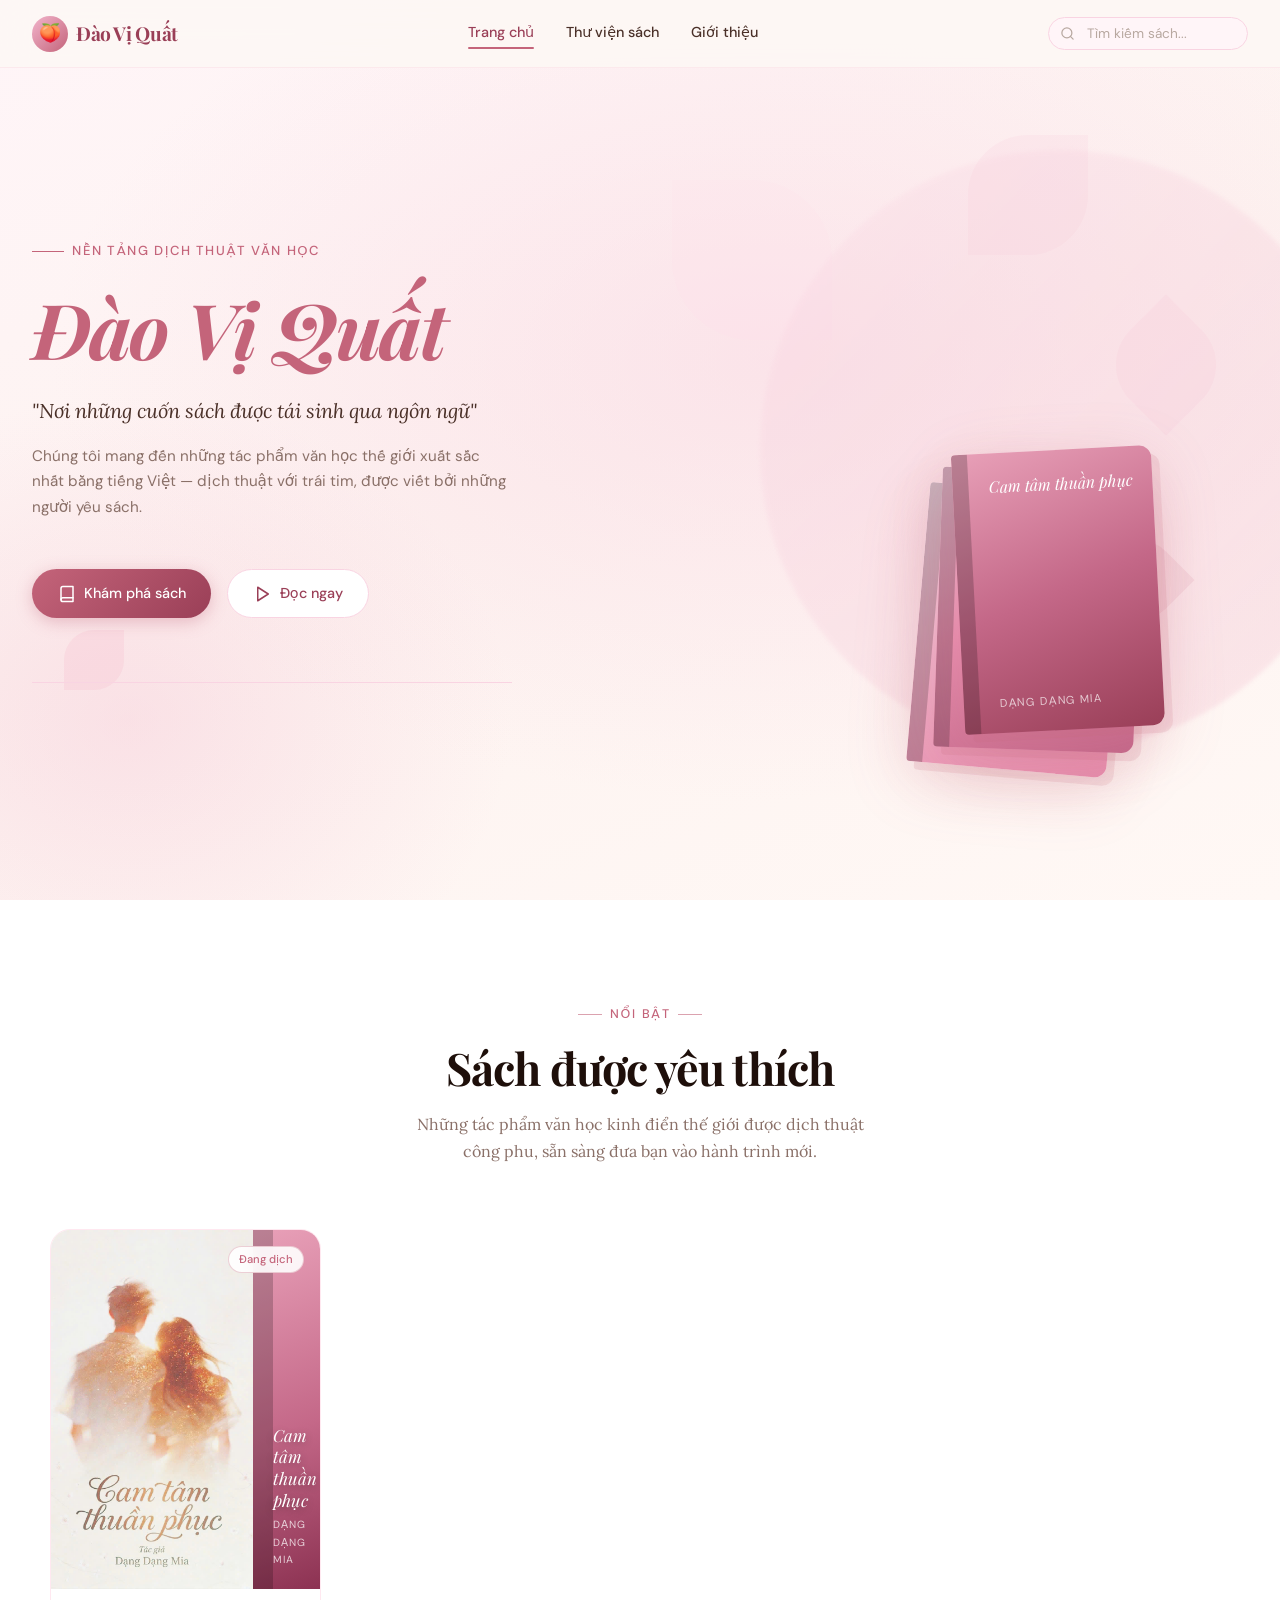
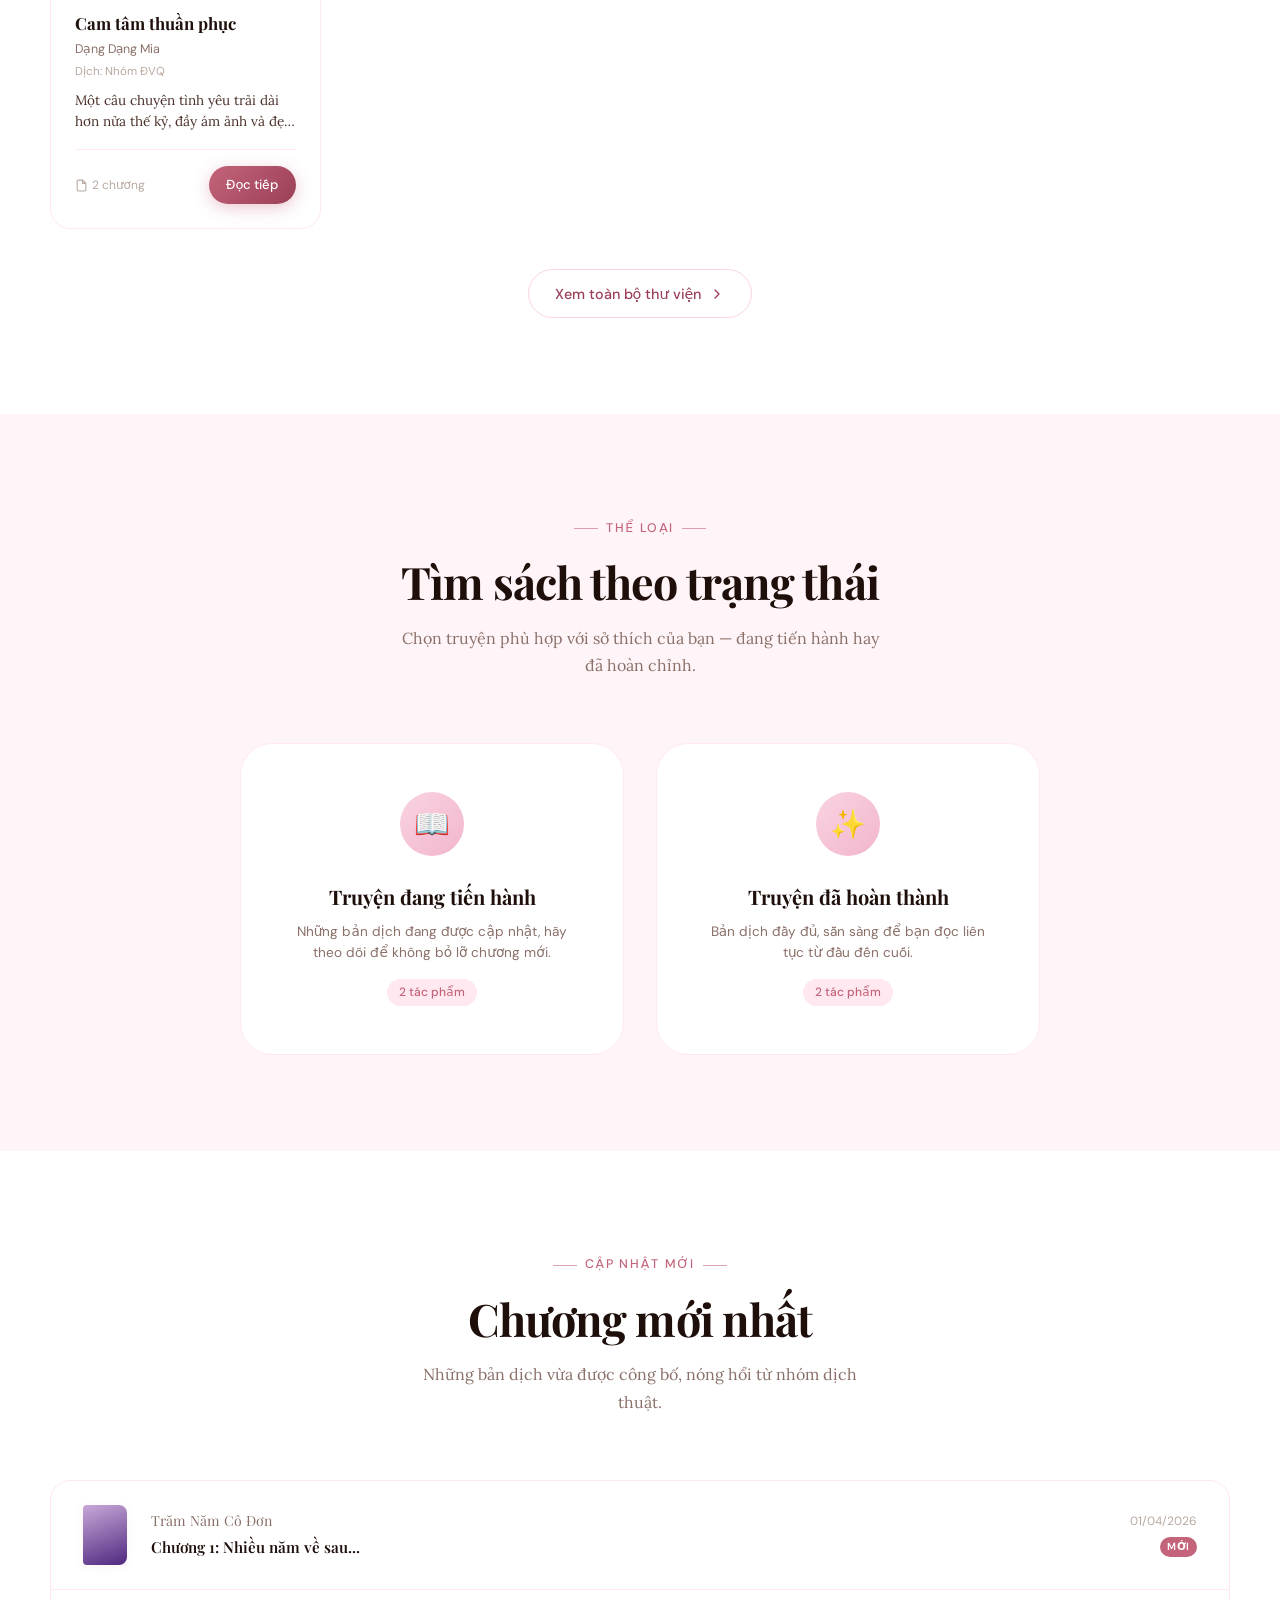
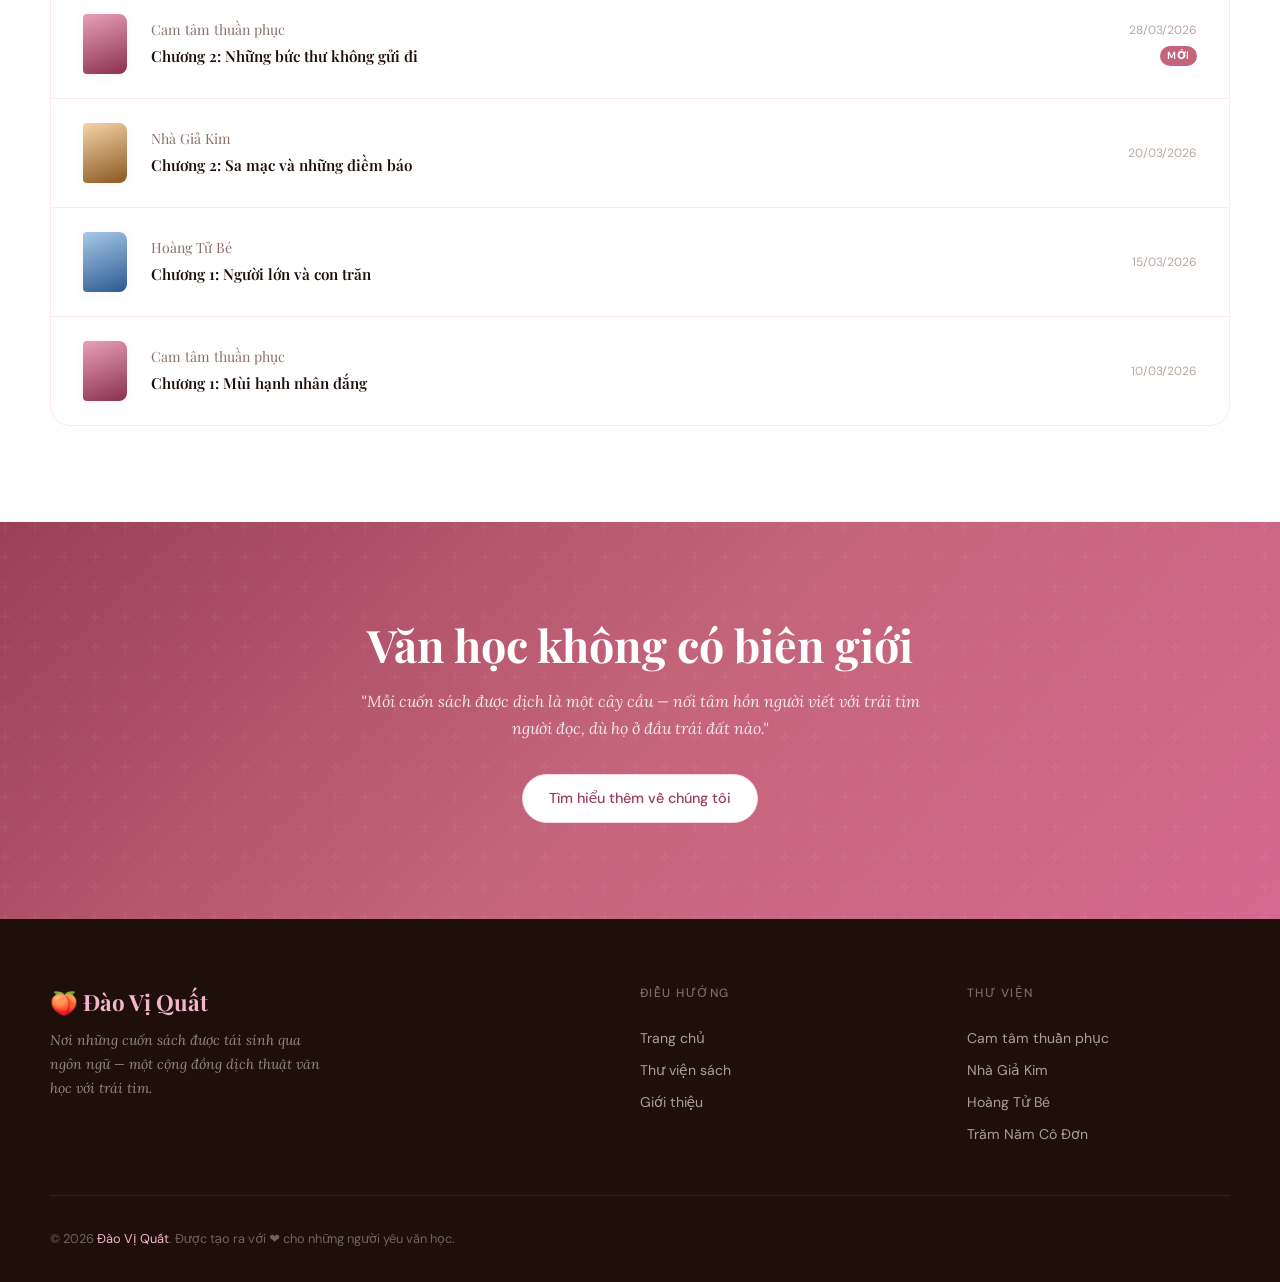
<file: index.html>
<!doctype html>
<html lang="vi">
  <head>
    <meta charset="UTF-8" />
    <meta name="viewport" content="width=device-width, initial-scale=1.0" />
    <meta
      name="description"
      content="Đào Vị Quất — Nơi những cuốn sách được tái sinh qua ngôn ngữ. Nền tảng dịch thuật văn học hàng đầu."
    />
    <title>Đào Vị Quất — Nơi những cuốn sách được tái sinh qua ngôn ngữ</title>
    <link rel="preconnect" href="https://fonts.googleapis.com" />
    <link rel="preconnect" href="https://fonts.gstatic.com" crossorigin />
    <link
      href="https://fonts.googleapis.com/css2?family=Playfair+Display:ital,wght@0,400;0,600;0,700;1,400;1,600&family=Lora:ital,wght@0,400;0,500;1,400&family=DM+Sans:wght@300;400;500&display=swap"
      rel="stylesheet"
    />
    <link rel="stylesheet" href="assets/styles/main.css" />
  </head>
  <body>
    <!-- ============================================================
       NAVIGATION
       ============================================================ -->
    <nav class="navbar" id="navbar">
      <a href="index.html" class="nav-logo">
        <div class="nav-logo-icon">🍑</div>
        <span class="nav-logo-text">Đào Vị Quất</span>
      </a>

      <div class="nav-links">
        <a href="index.html" class="active">Trang chủ</a>
        <a href="library.html">Thư viện sách</a>
        <a href="about.html">Giới thiệu</a>
      </div>

      <div class="nav-search">
        <div class="search-input-wrap">
          <svg
            class="search-icon"
            xmlns="http://www.w3.org/2000/svg"
            width="15"
            height="15"
            viewBox="0 0 24 24"
            fill="none"
            stroke="currentColor"
            stroke-width="2"
            stroke-linecap="round"
            stroke-linejoin="round"
          >
            <circle cx="11" cy="11" r="8" />
            <path d="m21 21-4.35-4.35" />
          </svg>
          <input
            type="text"
            placeholder="Tìm kiếm sách..."
            aria-label="Tìm kiếm sách"
          />
        </div>
      </div>

      <button class="nav-toggle" id="navToggle" aria-label="Mở menu">
        <span></span><span></span><span></span>
      </button>
    </nav>

    <!-- ============================================================
       HERO SECTION
       ============================================================ -->
    <section class="hero">
      <div class="hero-bg">
        <div class="hero-bg-gradient"></div>
        <!-- Decorative petals -->
        <div class="petal petal-1"></div>
        <div class="petal petal-2"></div>
        <div class="petal petal-3"></div>
        <div class="petal petal-4"></div>
        <div class="petal petal-5"></div>
        <div class="hero-circle"></div>
      </div>

      <div class="hero-content">
        <div class="hero-eyebrow">
          <span class="hero-eyebrow-line"></span>
          Nền tảng dịch thuật văn học
        </div>

        <h1 class="hero-title">
          <em>Đào Vị Quất</em>
        </h1>

        <p class="hero-tagline">
          "Nơi những cuốn sách được tái sinh qua ngôn ngữ"
        </p>

        <p class="hero-desc">
          Chúng tôi mang đến những tác phẩm văn học thế giới xuất sắc nhất bằng
          tiếng Việt — dịch thuật với trái tim, được viết bởi những người yêu
          sách.
        </p>

        <div class="hero-actions">
          <a href="library.html" class="btn btn-primary">
            <svg
              xmlns="http://www.w3.org/2000/svg"
              width="18"
              height="18"
              viewBox="0 0 24 24"
              fill="none"
              stroke="currentColor"
              stroke-width="2"
              stroke-linecap="round"
              stroke-linejoin="round"
            >
              <path d="M4 19.5A2.5 2.5 0 0 1 6.5 17H20" />
              <path
                d="M6.5 2H20v20H6.5A2.5 2.5 0 0 1 4 19.5v-15A2.5 2.5 0 0 1 6.5 2z"
              />
            </svg>
            Khám phá sách
          </a>
          <a
            href="books/tinh-yeu-thoi-cholera/chapter1.html"
            class="btn btn-secondary"
          >
            <svg
              xmlns="http://www.w3.org/2000/svg"
              width="18"
              height="18"
              viewBox="0 0 24 24"
              fill="none"
              stroke="currentColor"
              stroke-width="2"
              stroke-linecap="round"
              stroke-linejoin="round"
            >
              <polygon points="5 3 19 12 5 21 5 3" />
            </svg>
            Đọc ngay
          </a>
        </div>

        <div class="hero-stats">
          <div>
            <div class="hero-stat-number"></div>
            <div class="hero-stat-label"></div>
          </div>
          <div>
            <div class="hero-stat-number"></div>
            <div class="hero-stat-label"></div>
          </div>
          <div>
            <div class="hero-stat-number"></div>
            <div class="hero-stat-label"></div>
          </div>
        </div>
      </div>

      <!-- Book mockup visual (hidden on mobile) -->
      <div class="hero-visual">
        <div class="book-stack">
          <div
            class="book-mockup book-mockup-3"
            style="
              background: linear-gradient(
                160deg,
                #fae0ec 0%,
                #f2b5cc 50%,
                #e88faf 100%
              );
            "
          >
            <div class="book-spine"></div>
            <div class="book-content">
              <div class="book-content-title">Nhà Giả Kim</div>
              <div class="book-content-author">Paulo Coelho</div>
            </div>
          </div>
          <div
            class="book-mockup book-mockup-2"
            style="
              background: linear-gradient(
                160deg,
                #f2c4d8 0%,
                #e88faf 50%,
                #c4688a 100%
              );
            "
          >
            <div class="book-spine"></div>
            <div class="book-content">
              <div class="book-content-title">Trăm Năm Cô Đơn</div>
              <div class="book-content-author">Dạng Dạng Mia</div>
            </div>
          </div>
          <div
            class="book-mockup book-mockup-1"
            style="
              background: linear-gradient(
                160deg,
                #e8a0b8 0%,
                #c46888 50%,
                #9a3f58 100%
              );
            "
          >
            <div class="book-spine"></div>
            <div class="book-content">
              <div class="book-content-title">Cam tâm thuần phục</div>
              <div class="book-content-author">Dạng Dạng Mia</div>
            </div>
          </div>
        </div>
      </div>
    </section>

    <!-- ============================================================
       FEATURED BOOKS SECTION
       ============================================================ -->
    <section class="section section-alt" id="featured">
      <div class="container">
        <div class="section-header fade-in">
          <div class="section-eyebrow">Nổi bật</div>
          <h2 class="section-title">Sách được yêu thích</h2>
          <p class="section-subtitle">
            Những tác phẩm văn học kinh điển thế giới được dịch thuật công phu,
            sẵn sàng đưa bạn vào hành trình mới.
          </p>
        </div>

        <div class="books-grid">
          <!-- Book 1 -->
          <article
            class="book-card fade-in"
            data-delay="0.05"
            data-category="ongoing"
          >
            <div class="book-card-cover">
              <img src="books/tinh-yeu-thoi-cholera/camtam.jpg" alt="camtam" />
              <a href="books/tinh-yeu-thoi-cholera/index.html">
                <div
                  class="book-card-cover-art"
                  style="
                    background: linear-gradient(
                      160deg,
                      #e8a0b8 0%,
                      #c46888 55%,
                      #8a3050 100%
                    );
                  "
                >
                  <div class="book-cover-spine"></div>
                  <div class="book-cover-text">
                    <div class="book-cover-title">Cam tâm thuần phục</div>
                    <div class="book-cover-author-small">Dạng Dạng Mia</div>
                  </div>
                </div>
              </a>
              <span class="book-card-badge badge-ongoing">Đang dịch</span>
            </div>
            <div class="book-card-body">
              <h3 class="book-card-title">Cam tâm thuần phục</h3>
              <div class="book-card-meta">
                <span class="book-card-author">Dạng Dạng Mia</span>
                <span class="book-card-translator">Dịch: Nhóm ĐVQ</span>
              </div>
              <p class="book-card-desc">
                Một câu chuyện tình yêu trải dài hơn nửa thế kỷ, đầy ám ảnh và
                đẹp đến đau lòng.
              </p>
              <div class="book-card-footer">
                <span class="book-chapters-count">
                  <svg
                    xmlns="http://www.w3.org/2000/svg"
                    width="13"
                    height="13"
                    viewBox="0 0 24 24"
                    fill="none"
                    stroke="currentColor"
                    stroke-width="2"
                  >
                    <path
                      d="M14 2H6a2 2 0 0 0-2 2v16a2 2 0 0 0 2 2h12a2 2 0 0 0 2-2V8z"
                    />
                    <polyline points="14 2 14 8 20 8" />
                  </svg>
                  2 chương
                </span>
                <a
                  href="books/tinh-yeu-thoi-cholera/index.html"
                  class="btn btn-sm btn-primary"
                  >Đọc tiếp</a
                >
              </div>
            </div>
          </article>
        </div>

        <div
          style="text-align: center; margin-top: 2.5rem"
          class="fade-in"
          data-delay="0.25"
        >
          <a href="library.html" class="btn btn-secondary">
            Xem toàn bộ thư viện
            <svg
              xmlns="http://www.w3.org/2000/svg"
              width="16"
              height="16"
              viewBox="0 0 24 24"
              fill="none"
              stroke="currentColor"
              stroke-width="2"
              stroke-linecap="round"
              stroke-linejoin="round"
            >
              <path d="m9 18 6-6-6-6" />
            </svg>
          </a>
        </div>
      </div>
    </section>

    <!-- ============================================================
       CATEGORIES SECTION
       ============================================================ -->
    <section class="section section-pink">
      <div class="container">
        <div class="section-header fade-in">
          <div class="section-eyebrow">Thể loại</div>
          <h2 class="section-title">Tìm sách theo trạng thái</h2>
          <p class="section-subtitle">
            Chọn truyện phù hợp với sở thích của bạn — đang tiến hành hay đã
            hoàn chỉnh.
          </p>
        </div>

        <div class="categories-grid">
          <a
            href="library.html?filter=ongoing"
            class="category-card fade-in"
            data-delay="0.05"
          >
            <div class="category-icon">📖</div>
            <h3 class="category-title">Truyện đang tiến hành</h3>
            <p class="category-desc">
              Những bản dịch đang được cập nhật, hãy theo dõi để không bỏ lỡ
              chương mới.
            </p>
            <span class="category-count">2 tác phẩm</span>
          </a>
          <a
            href="library.html?filter=completed"
            class="category-card fade-in"
            data-delay="0.1"
          >
            <div class="category-icon">✨</div>
            <h3 class="category-title">Truyện đã hoàn thành</h3>
            <p class="category-desc">
              Bản dịch đầy đủ, sẵn sàng để bạn đọc liên tục từ đầu đến cuối.
            </p>
            <span class="category-count">2 tác phẩm</span>
          </a>
        </div>
      </div>
    </section>

    <!-- ============================================================
       LATEST TRANSLATIONS
       ============================================================ -->
    <section class="section section-alt">
      <div class="container">
        <div class="section-header fade-in">
          <div class="section-eyebrow">Cập nhật mới</div>
          <h2 class="section-title">Chương mới nhất</h2>
          <p class="section-subtitle">
            Những bản dịch vừa được công bố, nóng hổi từ nhóm dịch thuật.
          </p>
        </div>

        <div class="updates-list fade-in" data-delay="0.1">
          <a href="books/tram-nam-co-don/chapter1.html" class="update-item">
            <div class="update-cover-mini">
              <div
                class="update-cover-mini-art"
                style="background: linear-gradient(160deg, #c8a8d8, #502880)"
              ></div>
            </div>
            <div class="update-info">
              <div class="update-book-name">Trăm Năm Cô Đơn</div>
              <div class="update-title">Chương 1: Nhiều năm về sau...</div>
            </div>
            <div class="update-meta">
              <div class="update-date">01/04/2026</div>
              <span class="update-new-badge">MỚI</span>
            </div>
          </a>

          <a
            href="books/tinh-yeu-thoi-cholera/chapter2.html"
            class="update-item"
          >
            <div class="update-cover-mini">
              <div
                class="update-cover-mini-art"
                style="background: linear-gradient(160deg, #e8a0b8, #8a3050)"
              ></div>
            </div>
            <div class="update-info">
              <div class="update-book-name">Cam tâm thuần phục</div>
              <div class="update-title">
                Chương 2: Những bức thư không gửi đi
              </div>
            </div>
            <div class="update-meta">
              <div class="update-date">28/03/2026</div>
              <span class="update-new-badge">MỚI</span>
            </div>
          </a>

          <a href="books/nha-gia-kim/chapter2.html" class="update-item">
            <div class="update-cover-mini">
              <div
                class="update-cover-mini-art"
                style="background: linear-gradient(160deg, #f5d4a8, #8a5820)"
              ></div>
            </div>
            <div class="update-info">
              <div class="update-book-name">Nhà Giả Kim</div>
              <div class="update-title">Chương 2: Sa mạc và những điềm báo</div>
            </div>
            <div class="update-meta">
              <div class="update-date">20/03/2026</div>
            </div>
          </a>

          <a href="books/hoang-tu-be/chapter1.html" class="update-item">
            <div class="update-cover-mini">
              <div
                class="update-cover-mini-art"
                style="background: linear-gradient(160deg, #a8c8e8, #2a5a90)"
              ></div>
            </div>
            <div class="update-info">
              <div class="update-book-name">Hoàng Tử Bé</div>
              <div class="update-title">Chương 1: Người lớn và con trăn</div>
            </div>
            <div class="update-meta">
              <div class="update-date">15/03/2026</div>
            </div>
          </a>

          <a
            href="books/tinh-yeu-thoi-cholera/chapter1.html"
            class="update-item"
          >
            <div class="update-cover-mini">
              <div
                class="update-cover-mini-art"
                style="background: linear-gradient(160deg, #e8a0b8, #8a3050)"
              ></div>
            </div>
            <div class="update-info">
              <div class="update-book-name">Cam tâm thuần phục</div>
              <div class="update-title">Chương 1: Mùi hạnh nhân đắng</div>
            </div>
            <div class="update-meta">
              <div class="update-date">10/03/2026</div>
            </div>
          </a>
        </div>
      </div>
    </section>

    <!-- ============================================================
       ABOUT BANNER
       ============================================================ -->
    <div class="about-banner fade-in">
      <div class="about-banner-content">
        <h2 class="about-banner-title">Văn học không có biên giới</h2>
        <p class="about-banner-text">
          "Mỗi cuốn sách được dịch là một cây cầu — nối tâm hồn người viết với
          trái tim người đọc, dù họ ở đầu trái đất nào."
        </p>
        <a href="about.html" class="btn btn-secondary"
          >Tìm hiểu thêm về chúng tôi</a
        >
      </div>
    </div>

    <!-- ============================================================
       FOOTER
       ============================================================ -->
    <footer class="footer">
      <div class="footer-inner">
        <div class="footer-top">
          <div>
            <div class="footer-brand-name">🍑 Đào Vị Quất</div>
            <p class="footer-brand-desc">
              Nơi những cuốn sách được tái sinh qua ngôn ngữ — một cộng đồng
              dịch thuật văn học với trái tim.
            </p>
          </div>
          <div>
            <div class="footer-col-title">Điều hướng</div>
            <nav class="footer-links">
              <a href="index.html">Trang chủ</a>
              <a href="library.html">Thư viện sách</a>
              <a href="about.html">Giới thiệu</a>
            </nav>
          </div>
          <div>
            <div class="footer-col-title">Thư viện</div>
            <nav class="footer-links">
              <a href="books/tinh-yeu-thoi-cholera/index.html"
                >Cam tâm thuần phục</a
              >
              <a href="books/nha-gia-kim/index.html">Nhà Giả Kim</a>
              <a href="books/hoang-tu-be/index.html">Hoàng Tử Bé</a>
              <a href="books/tram-nam-co-don/index.html">Trăm Năm Cô Đơn</a>
            </nav>
          </div>
        </div>
        <div class="footer-bottom">
          <p class="footer-copy">
            © 2026 <span>Đào Vị Quất</span>. Được tạo ra với ❤️ cho những người
            yêu văn học.
          </p>
        </div>
      </div>
    </footer>

    <script src="assets/scripts/main.js"></script>
  </body>
</html>
</file>
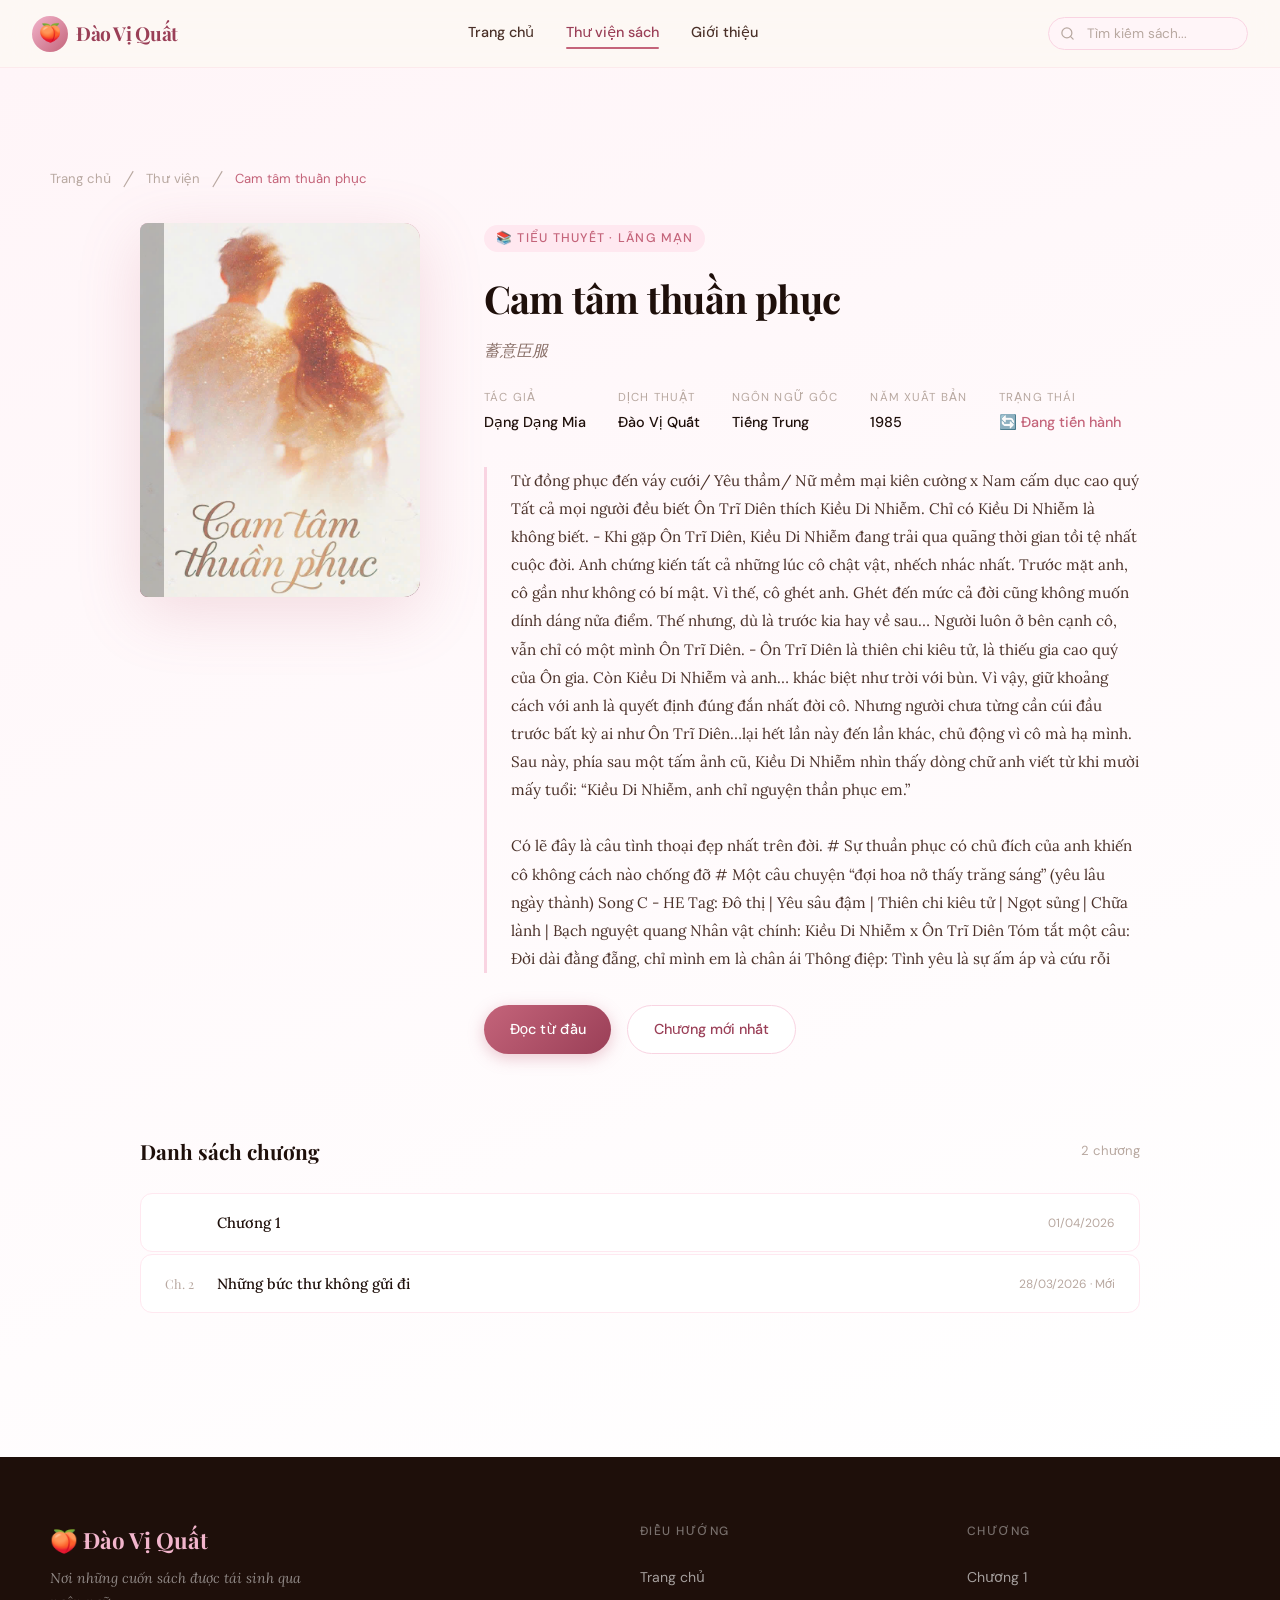
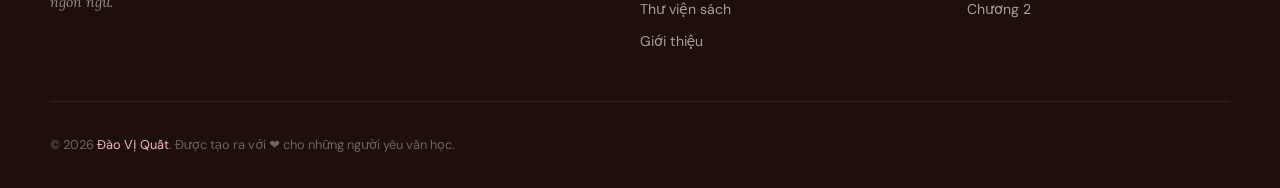
<file: books/tinh-yeu-thoi-cholera/index.html>
<!doctype html>
<html lang="vi">
  <head>
    <meta charset="UTF-8" />
    <meta name="viewport" content="width=device-width, initial-scale=1.0" />
    <meta
      name="description"
      content="Cam tâm thuần phục — Dạng Dạng Mia. Bản dịch tiếng Việt bởi nhóm Đào Vị Quất."
    />
    <title>Cam tâm thuần phục — Đào Vị Quất</title>
    <link rel="preconnect" href="https://fonts.googleapis.com" />
    <link rel="preconnect" href="https://fonts.gstatic.com" crossorigin />
    <link
      href="https://fonts.googleapis.com/css2?family=Playfair+Display:ital,wght@0,400;0,600;0,700;1,400;1,600&family=Lora:ital,wght@0,400;0,500;1,400&family=DM+Sans:wght@300;400;500&display=swap"
      rel="stylesheet"
    />
    <link rel="stylesheet" href="../../assets/styles/main.css" />
  </head>
  <body>
    <!-- Navigation -->
    <nav class="navbar" id="navbar">
      <a href="../../index.html" class="nav-logo">
        <div class="nav-logo-icon">🍑</div>
        <span class="nav-logo-text">Đào Vị Quất</span>
      </a>
      <div class="nav-links">
        <a href="../../index.html">Trang chủ</a>
        <a href="../../library.html" class="active">Thư viện sách</a>
        <a href="../../about.html">Giới thiệu</a>
      </div>
      <div class="nav-search">
        <div class="search-input-wrap">
          <svg
            class="search-icon"
            xmlns="http://www.w3.org/2000/svg"
            width="15"
            height="15"
            viewBox="0 0 24 24"
            fill="none"
            stroke="currentColor"
            stroke-width="2"
            stroke-linecap="round"
            stroke-linejoin="round"
          >
            <circle cx="11" cy="11" r="8" />
            <path d="m21 21-4.35-4.35" />
          </svg>
          <input
            type="text"
            placeholder="Tìm kiếm sách..."
            aria-label="Tìm kiếm"
          />
        </div>
      </div>
      <button class="nav-toggle" id="navToggle" aria-label="Mở menu">
        <span></span><span></span><span></span>
      </button>
    </nav>

    <!-- Book Detail Header -->
    <div class="book-detail-header">
      <div class="container">
        <!-- Breadcrumb -->
        <nav style="margin-bottom: 2rem">
          <a
            href="../../index.html"
            style="
              font-family: var(--font-ui);
              font-size: 0.82rem;
              color: var(--text-mute);
            "
            >Trang chủ</a
          >
          <span style="color: var(--text-mute); margin: 0 0.5rem">/</span>
          <a
            href="../../library.html"
            style="
              font-family: var(--font-ui);
              font-size: 0.82rem;
              color: var(--text-mute);
            "
            >Thư viện</a
          >
          <span style="color: var(--text-mute); margin: 0 0.5rem">/</span>
          <span
            style="
              font-family: var(--font-ui);
              font-size: 0.82rem;
              color: var(--rose);
            "
            >Cam tâm thuần phục</span
          >
        </nav>

        <div class="book-detail-layout">
          <!-- Cover -->
          <div class="book-detail-cover fade-in">
            <div
              class="book-detail-cover-art"
              style="
                background: linear-gradient(
                  160deg,
                  #e8a0b8 0%,
                  #c46888 40%,
                  #9a3858 70%,
                  #6a1838 100%
                );
              "
            >
              <img src="camtam.jpg" alt="cam tam" class="book-cover-img" />
              <div class="book-detail-spine"></div>
              <div class="book-detail-cover-inner"></div>
            </div>
          </div>

          <!-- Info -->
          <div class="book-detail-info fade-in" data-delay="0.1">
            <div class="book-detail-genre">📚 Tiểu thuyết · Lãng mạn</div>

            <h1 class="book-detail-title">Cam tâm thuần phục</h1>
            <p class="book-detail-title-original">蓄意臣服</p>

            <div class="book-meta-row">
              <div class="book-meta-item">
                <div class="book-meta-label">Tác giả</div>
                <div class="book-meta-value">Dạng Dạng Mia</div>
              </div>
              <div class="book-meta-item">
                <div class="book-meta-label">Dịch thuật</div>
                <div class="book-meta-value">Đào Vị Quất</div>
              </div>
              <div class="book-meta-item">
                <div class="book-meta-label">Ngôn ngữ gốc</div>
                <div class="book-meta-value">Tiếng Trung</div>
              </div>
              <div class="book-meta-item">
                <div class="book-meta-label">Năm xuất bản</div>
                <div class="book-meta-value">1985</div>
              </div>
              <div class="book-meta-item">
                <div class="book-meta-label">Trạng thái</div>
                <div class="book-meta-value" style="color: var(--rose)">
                  🔄 Đang tiến hành
                </div>
              </div>
            </div>

            <blockquote class="book-description">
              Từ đồng phục đến váy cưới/ Yêu thầm/ Nữ mềm mại kiên cường x Nam
              cấm dục cao quý Tất cả mọi người đều biết Ôn Trĩ Diên thích Kiều
              Di Nhiễm. Chỉ có Kiều Di Nhiễm là không biết. - Khi gặp Ôn Trĩ
              Diên, Kiều Di Nhiễm đang trải qua quãng thời gian tồi tệ nhất cuộc
              đời. Anh chứng kiến tất cả những lúc cô chật vật, nhếch nhác nhất.
              Trước mặt anh, cô gần như không có bí mật. Vì thế, cô ghét anh.
              Ghét đến mức cả đời cũng không muốn dính dáng nửa điểm. Thế nhưng,
              dù là trước kia hay về sau… Người luôn ở bên cạnh cô, vẫn chỉ có
              một mình Ôn Trĩ Diên. - Ôn Trĩ Diên là thiên chi kiêu tử, là thiếu
              gia cao quý của Ôn gia. Còn Kiều Di Nhiễm và anh… khác biệt như
              trời với bùn. Vì vậy, giữ khoảng cách với anh là quyết định đúng
              đắn nhất đời cô. Nhưng người chưa từng cần cúi đầu trước bất kỳ ai
              như Ôn Trĩ Diên…lại hết lần này đến lần khác, chủ động vì cô mà hạ
              mình. Sau này, phía sau một tấm ảnh cũ, Kiều Di Nhiễm nhìn thấy
              dòng chữ anh viết từ khi mười mấy tuổi: “Kiều Di Nhiễm, anh chỉ
              nguyện thần phục em.”

              <br /><br />
              Có lẽ đây là câu tình thoại đẹp nhất trên đời. # Sự thuần phục có
              chủ đích của anh khiến cô không cách nào chống đỡ # Một câu chuyện
              “đợi hoa nở thấy trăng sáng” (yêu lâu ngày thành) Song C - HE Tag:
              Đô thị | Yêu sâu đậm | Thiên chi kiêu tử | Ngọt sủng | Chữa lành |
              Bạch nguyệt quang Nhân vật chính: Kiều Di Nhiễm x Ôn Trĩ Diên Tóm
              tắt một câu: Đời dài đằng đẵng, chỉ mình em là chân ái Thông điệp:
              Tình yêu là sự ấm áp và cứu rỗi
            </blockquote>

            <div class="book-detail-actions">
              <a href="chapter1.html" class="btn btn-primary"> Đọc từ đầu </a>
              <a href="chapter2.html" class="btn btn-secondary">
                Chương mới nhất
              </a>
            </div>
          </div>
        </div>

        <!-- Chapter List -->
        <div class="chapter-list-section">
          <div class="chapter-list-header">
            <h2 class="chapter-list-title">Danh sách chương</h2>
            <span
              style="
                font-family: var(--font-ui);
                font-size: 0.82rem;
                color: var(--text-mute);
              "
              >2 chương</span
            >
          </div>

          <div class="chapter-list">
            <a href="chapter1.html" class="chapter-item">
              <div class="chapter-item-left">
                <span class="chapter-number"></span>
                <span class="chapter-item-title">Chương 1</span>
              </div>
              <span class="chapter-item-meta">01/04/2026</span>
            </a>
            <a href="chapter2.html" class="chapter-item">
              <div class="chapter-item-left">
                <span class="chapter-number">Ch. 2</span>
                <span class="chapter-item-title"
                  >Những bức thư không gửi đi</span
                >
              </div>
              <span class="chapter-item-meta">28/03/2026 · Mới</span>
            </a>
          </div>
        </div>
      </div>
    </div>

    <!-- Footer -->
    <footer class="footer">
      <div class="footer-inner">
        <div class="footer-top">
          <div>
            <div class="footer-brand-name">🍑 Đào Vị Quất</div>
            <p class="footer-brand-desc">
              Nơi những cuốn sách được tái sinh qua ngôn ngữ.
            </p>
          </div>
          <div>
            <div class="footer-col-title">Điều hướng</div>
            <nav class="footer-links">
              <a href="../../index.html">Trang chủ</a>
              <a href="../../library.html">Thư viện sách</a>
              <a href="../../about.html">Giới thiệu</a>
            </nav>
          </div>
          <div>
            <div class="footer-col-title">Chương</div>
            <nav class="footer-links">
              <a href="chapter1.html">Chương 1</a>
              <a href="chapter2.html">Chương 2</a>
            </nav>
          </div>
        </div>
        <div class="footer-bottom">
          <p class="footer-copy">
            © 2026 <span>Đào Vị Quất</span>. Được tạo ra với ❤️ cho những người
            yêu văn học.
          </p>
        </div>
      </div>
    </footer>

    <script src="../../assets/scripts/main.js"></script>
  </body>
</html>
</file>
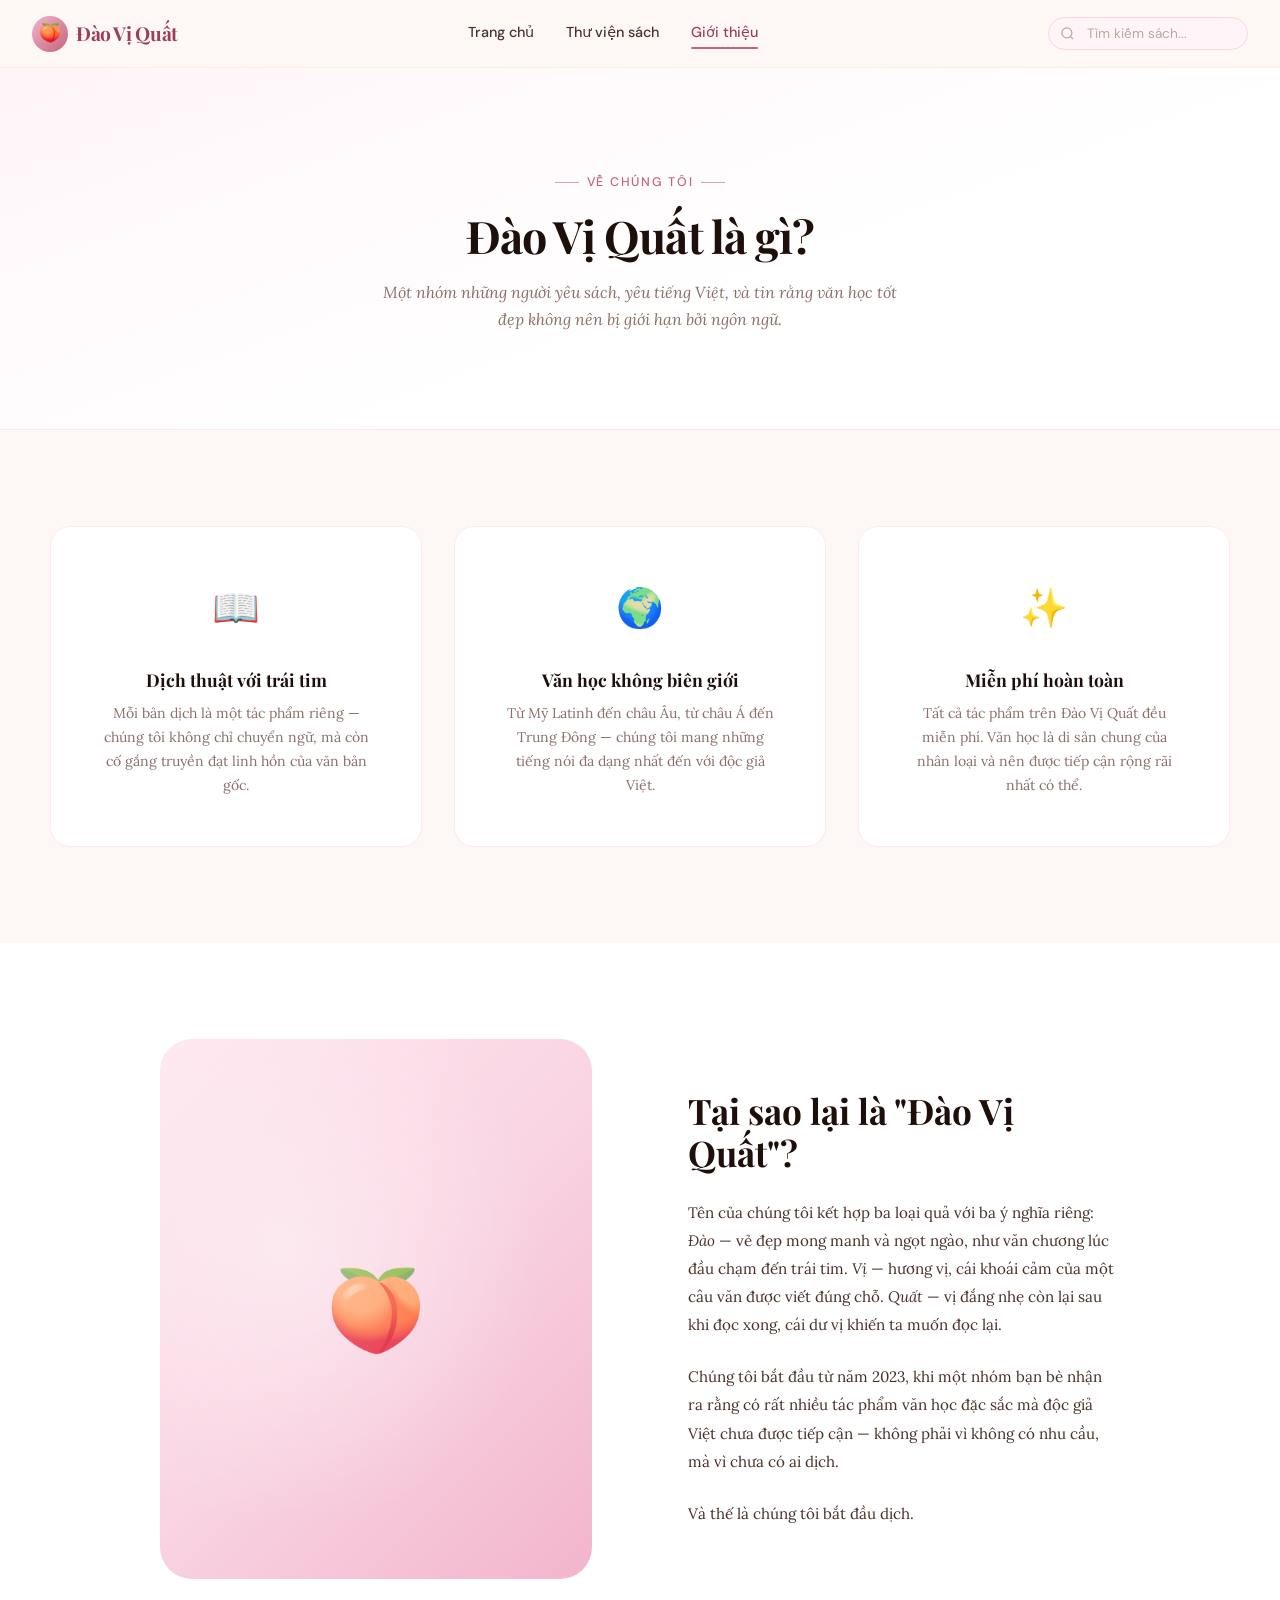
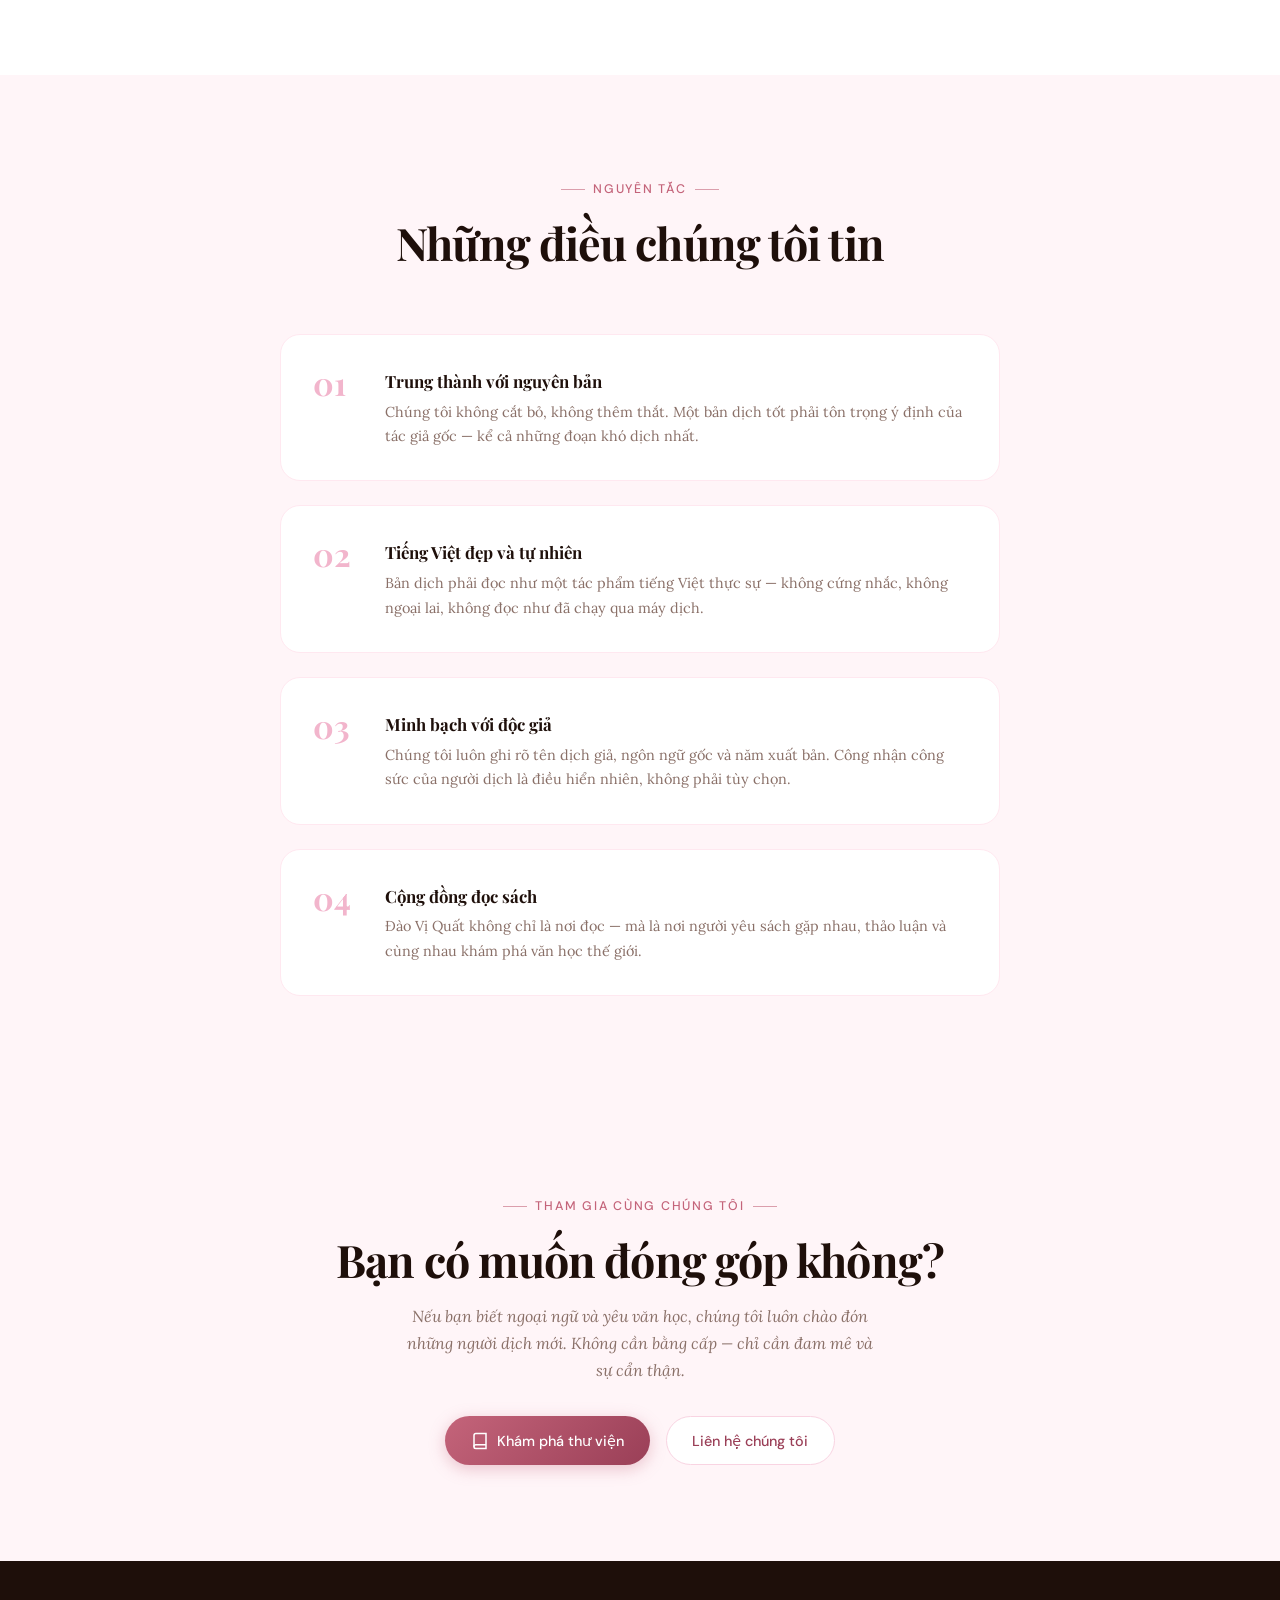
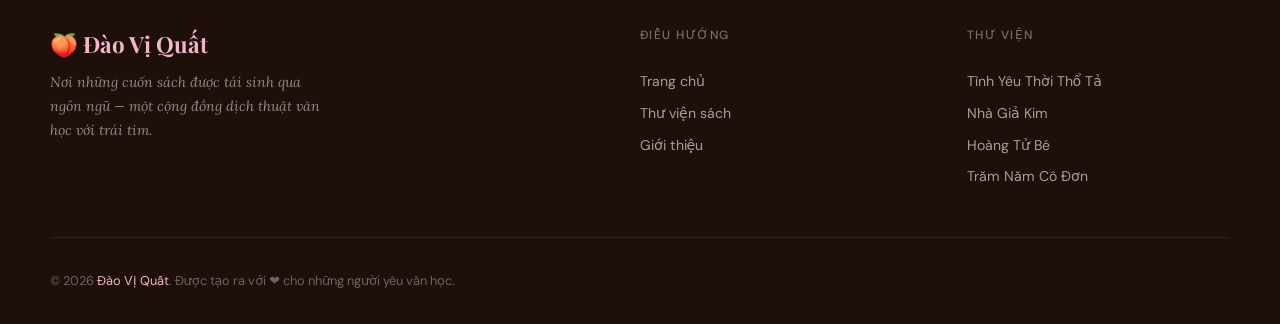
<file: about.html>
<!doctype html>
<html lang="vi">
  <head>
    <meta charset="UTF-8" />
    <meta name="viewport" content="width=device-width, initial-scale=1.0" />
    <meta
      name="description"
      content="Giới thiệu về Đào Vị Quất — nền tảng dịch thuật văn học thế giới sang tiếng Việt."
    />
    <title>Giới thiệu — Đào Vị Quất</title>
    <link rel="preconnect" href="https://fonts.googleapis.com" />
    <link rel="preconnect" href="https://fonts.gstatic.com" crossorigin />
    <link
      href="https://fonts.googleapis.com/css2?family=Playfair+Display:ital,wght@0,400;0,600;0,700;1,400;1,600&family=Lora:ital,wght@0,400;0,500;1,400&family=DM+Sans:wght@300;400;500&display=swap"
      rel="stylesheet"
    />
    <link rel="stylesheet" href="assets/styles/main.css" />
    <style>
      /* ── Page-specific styles ── */
      .about-page-hero {
        margin-top: 68px;
        padding: var(--space-4xl) var(--space-xl);
        background: linear-gradient(160deg, var(--pink-50) 0%, white 60%);
        border-bottom: 1px solid var(--pink-100);
        text-align: center;
      }

      .about-page-hero .section-title {
        max-width: 560px;
        margin: 0 auto var(--space-md);
      }

      .about-page-hero .section-subtitle {
        font-style: italic;
      }

      /* Mission section */
      .mission-grid {
        display: grid;
        grid-template-columns: repeat(3, 1fr);
        gap: var(--space-xl);
      }

      .mission-card {
        background: white;
        border-radius: var(--radius-lg);
        padding: var(--space-2xl);
        border: 1px solid var(--pink-100);
        text-align: center;
        transition:
          transform 0.3s var(--ease-spring),
          box-shadow 0.3s;
      }

      .mission-card:hover {
        transform: translateY(-4px);
        box-shadow: var(--shadow-md);
      }

      .mission-icon {
        font-size: 2.4rem;
        margin-bottom: var(--space-lg);
      }

      .mission-title {
        font-family: var(--font-serif);
        font-size: 1.1rem;
        font-weight: 700;
        color: var(--text-dark);
        margin-bottom: var(--space-sm);
      }

      .mission-text {
        font-family: var(--font-body);
        font-size: 0.88rem;
        color: var(--text-soft);
        line-height: 1.7;
      }

      /* Story section */
      .story-layout {
        display: grid;
        grid-template-columns: 1fr 1fr;
        gap: var(--space-4xl);
        align-items: center;
        max-width: 960px;
        margin: 0 auto;
      }

      .story-text h2 {
        font-family: var(--font-serif);
        font-size: clamp(1.6rem, 3vw, 2.2rem);
        font-weight: 700;
        color: var(--text-dark);
        line-height: 1.2;
        margin-bottom: var(--space-lg);
      }

      .story-text p {
        font-family: var(--font-body);
        font-size: 0.95rem;
        color: var(--text-mid);
        line-height: 1.85;
        margin-bottom: var(--space-lg);
      }

      .story-text p:last-child {
        margin-bottom: 0;
      }

      .story-visual {
        background: linear-gradient(
          135deg,
          var(--pink-100) 0%,
          var(--pink-200) 50%,
          var(--pink-300) 100%
        );
        border-radius: var(--radius-xl);
        aspect-ratio: 4/5;
        display: flex;
        align-items: center;
        justify-content: center;
        font-size: 5rem;
        position: relative;
        overflow: hidden;
      }

      .story-visual::before {
        content: "";
        position: absolute;
        inset: 0;
        background: radial-gradient(
          ellipse at 30% 40%,
          rgba(255, 255, 255, 0.4) 0%,
          transparent 60%
        );
      }

      /* Values */
      .values-list {
        max-width: 720px;
        margin: 0 auto;
        display: flex;
        flex-direction: column;
        gap: var(--space-lg);
      }

      .value-item {
        display: flex;
        gap: var(--space-xl);
        align-items: flex-start;
        padding: var(--space-xl);
        background: white;
        border-radius: var(--radius-lg);
        border: 1px solid var(--pink-100);
        transition: border-color 0.25s;
      }

      .value-item:hover {
        border-color: var(--pink-300);
      }

      .value-number {
        font-family: var(--font-serif);
        font-size: 2rem;
        font-weight: 700;
        color: var(--pink-300);
        line-height: 1;
        flex-shrink: 0;
        width: 40px;
      }

      .value-content-title {
        font-family: var(--font-serif);
        font-size: 1.05rem;
        font-weight: 700;
        color: var(--text-dark);
        margin-bottom: var(--space-xs);
      }

      .value-content-text {
        font-family: var(--font-body);
        font-size: 0.9rem;
        color: var(--text-soft);
        line-height: 1.7;
      }

      /* Join CTA */
      .join-section {
        text-align: center;
        padding: var(--space-4xl) var(--space-xl);
        background: var(--pink-50);
      }

      .join-section .section-title {
        margin-bottom: var(--space-md);
      }

      .join-section p {
        font-family: var(--font-body);
        font-style: italic;
        font-size: 1rem;
        color: var(--text-soft);
        max-width: 480px;
        margin: 0 auto var(--space-xl);
        line-height: 1.7;
      }

      /* Responsive */
      @media (max-width: 768px) {
        .mission-grid {
          grid-template-columns: 1fr;
        }
        .story-layout {
          grid-template-columns: 1fr;
        }
        .story-visual {
          aspect-ratio: 3/2;
        }
      }
    </style>
  </head>
  <body>
    <!-- Navigation -->
    <nav class="navbar" id="navbar">
      <a href="index.html" class="nav-logo">
        <div class="nav-logo-icon">🍑</div>
        <span class="nav-logo-text">Đào Vị Quất</span>
      </a>
      <div class="nav-links">
        <a href="index.html">Trang chủ</a>
        <a href="library.html">Thư viện sách</a>
        <a href="about.html" class="active">Giới thiệu</a>
      </div>
      <div class="nav-search">
        <div class="search-input-wrap">
          <svg
            class="search-icon"
            xmlns="http://www.w3.org/2000/svg"
            width="15"
            height="15"
            viewBox="0 0 24 24"
            fill="none"
            stroke="currentColor"
            stroke-width="2"
          >
            <circle cx="11" cy="11" r="8" />
            <path d="m21 21-4.35-4.35" />
          </svg>
          <input type="text" placeholder="Tìm kiếm sách..." />
        </div>
      </div>
      <button class="nav-toggle" id="navToggle" aria-label="Mở menu">
        <span></span><span></span><span></span>
      </button>
    </nav>

    <!-- Hero -->
    <div class="about-page-hero">
      <div class="section-eyebrow">Về chúng tôi</div>
      <h1 class="section-title">Đào Vị Quất là gì?</h1>
      <p class="section-subtitle" style="max-width: 520px; margin: 0 auto">
        Một nhóm những người yêu sách, yêu tiếng Việt, và tin rằng văn học tốt
        đẹp không nên bị giới hạn bởi ngôn ngữ.
      </p>
    </div>

    <!-- Mission cards -->
    <section class="section">
      <div class="container">
        <div class="mission-grid">
          <div class="mission-card fade-in">
            <div class="mission-icon">📖</div>
            <h3 class="mission-title">Dịch thuật với trái tim</h3>
            <p class="mission-text">
              Mỗi bản dịch là một tác phẩm riêng — chúng tôi không chỉ chuyển
              ngữ, mà còn cố gắng truyền đạt linh hồn của văn bản gốc.
            </p>
          </div>
          <div class="mission-card fade-in" data-delay="0.08">
            <div class="mission-icon">🌍</div>
            <h3 class="mission-title">Văn học không biên giới</h3>
            <p class="mission-text">
              Từ Mỹ Latinh đến châu Âu, từ châu Á đến Trung Đông — chúng tôi
              mang những tiếng nói đa dạng nhất đến với độc giả Việt.
            </p>
          </div>
          <div class="mission-card fade-in" data-delay="0.16">
            <div class="mission-icon">✨</div>
            <h3 class="mission-title">Miễn phí hoàn toàn</h3>
            <p class="mission-text">
              Tất cả tác phẩm trên Đào Vị Quất đều miễn phí. Văn học là di sản
              chung của nhân loại và nên được tiếp cận rộng rãi nhất có thể.
            </p>
          </div>
        </div>
      </div>
    </section>

    <!-- Story -->
    <section class="section section-alt">
      <div class="container">
        <div class="story-layout">
          <div class="story-visual fade-in">🍑</div>
          <div class="story-text fade-in" data-delay="0.1">
            <h2>Tại sao lại là "Đào Vị Quất"?</h2>
            <p>
              Tên của chúng tôi kết hợp ba loại quả với ba ý nghĩa riêng:
              <em>Đào</em> — vẻ đẹp mong manh và ngọt ngào, như văn chương lúc
              đầu chạm đến trái tim. <em>Vị</em> — hương vị, cái khoái cảm của
              một câu văn được viết đúng chỗ. <em>Quất</em> — vị đắng nhẹ còn
              lại sau khi đọc xong, cái dư vị khiến ta muốn đọc lại.
            </p>
            <p>
              Chúng tôi bắt đầu từ năm 2023, khi một nhóm bạn bè nhận ra rằng có
              rất nhiều tác phẩm văn học đặc sắc mà độc giả Việt chưa được tiếp
              cận — không phải vì không có nhu cầu, mà vì chưa có ai dịch.
            </p>
            <p>Và thế là chúng tôi bắt đầu dịch.</p>
          </div>
        </div>
      </div>
    </section>

    <!-- Values -->
    <section class="section section-pink">
      <div class="container">
        <div class="section-header fade-in">
          <div class="section-eyebrow">Nguyên tắc</div>
          <h2 class="section-title">Những điều chúng tôi tin</h2>
        </div>
        <div class="values-list">
          <div class="value-item fade-in" data-delay="0.05">
            <div class="value-number">01</div>
            <div>
              <div class="value-content-title">Trung thành với nguyên bản</div>
              <p class="value-content-text">
                Chúng tôi không cắt bỏ, không thêm thắt. Một bản dịch tốt phải
                tôn trọng ý định của tác giả gốc — kể cả những đoạn khó dịch
                nhất.
              </p>
            </div>
          </div>
          <div class="value-item fade-in" data-delay="0.1">
            <div class="value-number">02</div>
            <div>
              <div class="value-content-title">Tiếng Việt đẹp và tự nhiên</div>
              <p class="value-content-text">
                Bản dịch phải đọc như một tác phẩm tiếng Việt thực sự — không
                cứng nhắc, không ngoại lai, không đọc như đã chạy qua máy dịch.
              </p>
            </div>
          </div>
          <div class="value-item fade-in" data-delay="0.15">
            <div class="value-number">03</div>
            <div>
              <div class="value-content-title">Minh bạch với độc giả</div>
              <p class="value-content-text">
                Chúng tôi luôn ghi rõ tên dịch giả, ngôn ngữ gốc và năm xuất
                bản. Công nhận công sức của người dịch là điều hiển nhiên, không
                phải tùy chọn.
              </p>
            </div>
          </div>
          <div class="value-item fade-in" data-delay="0.2">
            <div class="value-number">04</div>
            <div>
              <div class="value-content-title">Cộng đồng đọc sách</div>
              <p class="value-content-text">
                Đào Vị Quất không chỉ là nơi đọc — mà là nơi người yêu sách gặp
                nhau, thảo luận và cùng nhau khám phá văn học thế giới.
              </p>
            </div>
          </div>
        </div>
      </div>
    </section>

    <!-- Join CTA -->
    <div class="join-section">
      <div class="section-eyebrow">Tham gia cùng chúng tôi</div>
      <h2 class="section-title">Bạn có muốn đóng góp không?</h2>
      <p>
        Nếu bạn biết ngoại ngữ và yêu văn học, chúng tôi luôn chào đón những
        người dịch mới. Không cần bằng cấp — chỉ cần đam mê và sự cẩn thận.
      </p>
      <div
        style="
          display: flex;
          gap: 1rem;
          justify-content: center;
          flex-wrap: wrap;
        "
      >
        <a href="library.html" class="btn btn-primary">
          <svg
            xmlns="http://www.w3.org/2000/svg"
            width="18"
            height="18"
            viewBox="0 0 24 24"
            fill="none"
            stroke="currentColor"
            stroke-width="2"
          >
            <path d="M4 19.5A2.5 2.5 0 0 1 6.5 17H20" />
            <path
              d="M6.5 2H20v20H6.5A2.5 2.5 0 0 1 4 19.5v-15A2.5 2.5 0 0 1 6.5 2z"
            />
          </svg>
          Khám phá thư viện
        </a>
        <a href="mailto:daoviquat@example.com" class="btn btn-secondary"
          >Liên hệ chúng tôi</a
        >
      </div>
    </div>

    <!-- Footer -->
    <footer class="footer">
      <div class="footer-inner">
        <div class="footer-top">
          <div>
            <div class="footer-brand-name">🍑 Đào Vị Quất</div>
            <p class="footer-brand-desc">
              Nơi những cuốn sách được tái sinh qua ngôn ngữ — một cộng đồng
              dịch thuật văn học với trái tim.
            </p>
          </div>
          <div>
            <div class="footer-col-title">Điều hướng</div>
            <nav class="footer-links">
              <a href="index.html">Trang chủ</a>
              <a href="library.html">Thư viện sách</a>
              <a href="about.html">Giới thiệu</a>
            </nav>
          </div>
          <div>
            <div class="footer-col-title">Thư viện</div>
            <nav class="footer-links">
              <a href="books/tinh-yeu-thoi-cholera/index.html"
                >Tình Yêu Thời Thổ Tả</a
              >
              <a href="books/nha-gia-kim/index.html">Nhà Giả Kim</a>
              <a href="books/hoang-tu-be/index.html">Hoàng Tử Bé</a>
              <a href="books/tram-nam-co-don/index.html">Trăm Năm Cô Đơn</a>
            </nav>
          </div>
        </div>
        <div class="footer-bottom">
          <p class="footer-copy">
            © 2026 <span>Đào Vị Quất</span>. Được tạo ra với ❤️ cho những người
            yêu văn học.
          </p>
        </div>
      </div>
    </footer>

    <script src="assets/scripts/main.js"></script>
  </body>
</html>
</file>
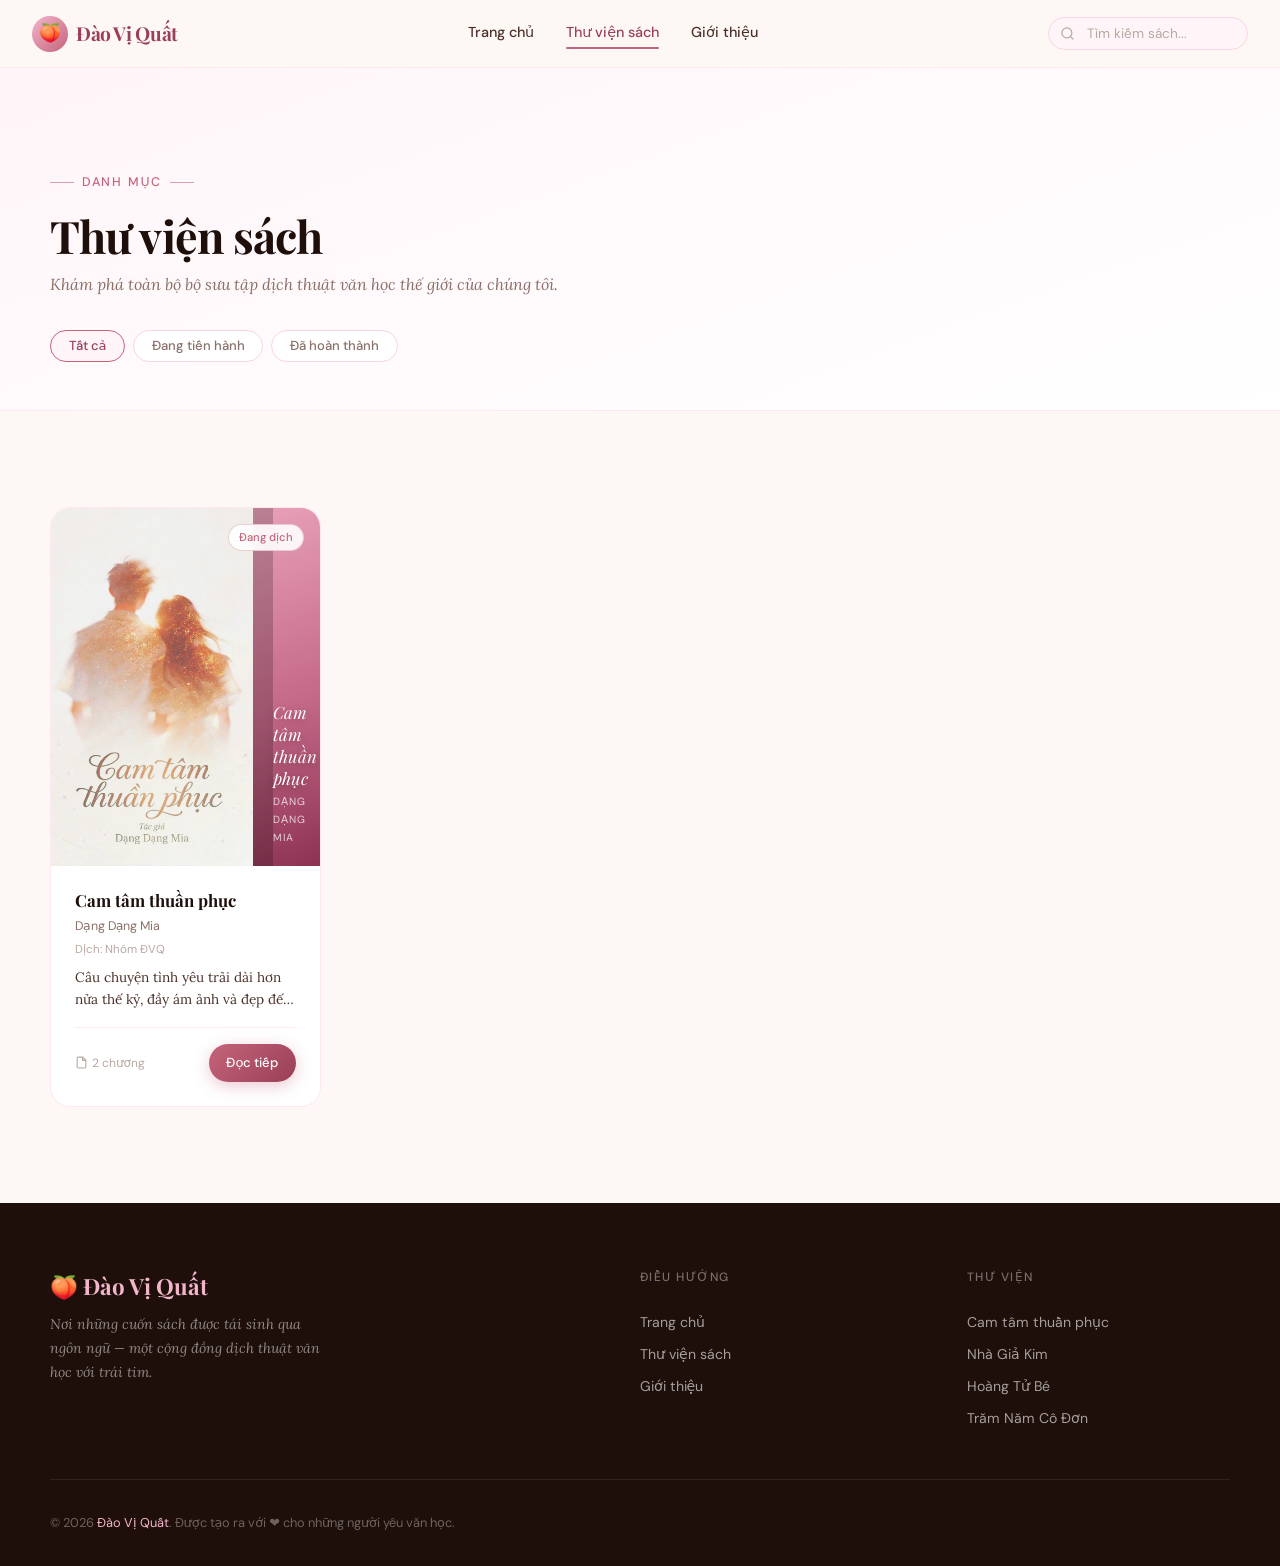
<file: library.html>
<!doctype html>
<html lang="vi">
  <head>
    <meta charset="UTF-8" />
    <meta name="viewport" content="width=device-width, initial-scale=1.0" />
    <meta
      name="description"
      content="Thư viện sách — Đào Vị Quất. Khám phá toàn bộ bộ sưu tập tác phẩm văn học thế giới được dịch sang tiếng Việt."
    />
    <title>Thư viện sách — Đào Vị Quất</title>
    <link rel="preconnect" href="https://fonts.googleapis.com" />
    <link rel="preconnect" href="https://fonts.gstatic.com" crossorigin />
    <link
      href="https://fonts.googleapis.com/css2?family=Playfair+Display:ital,wght@0,400;0,600;0,700;1,400;1,600&family=Lora:ital,wght@0,400;0,500;1,400&family=DM+Sans:wght@300;400;500&display=swap"
      rel="stylesheet"
    />
    <link rel="stylesheet" href="assets/styles/main.css" />
  </head>
  <body>
    <!-- Navigation -->
    <nav class="navbar" id="navbar">
      <a href="index.html" class="nav-logo">
        <div class="nav-logo-icon">🍑</div>
        <span class="nav-logo-text">Đào Vị Quất</span>
      </a>
      <div class="nav-links">
        <a href="index.html">Trang chủ</a>
        <a href="library.html" class="active">Thư viện sách</a>
        <a href="about.html">Giới thiệu</a>
      </div>
      <div class="nav-search">
        <div class="search-input-wrap">
          <svg
            class="search-icon"
            xmlns="http://www.w3.org/2000/svg"
            width="15"
            height="15"
            viewBox="0 0 24 24"
            fill="none"
            stroke="currentColor"
            stroke-width="2"
            stroke-linecap="round"
            stroke-linejoin="round"
          >
            <circle cx="11" cy="11" r="8" />
            <path d="m21 21-4.35-4.35" />
          </svg>
          <input
            type="text"
            placeholder="Tìm kiếm sách..."
            aria-label="Tìm kiếm sách"
          />
        </div>
      </div>
      <button class="nav-toggle" id="navToggle" aria-label="Mở menu">
        <span></span><span></span><span></span>
      </button>
    </nav>

    <!-- Page Header -->
    <div class="library-page-header">
      <div class="container">
        <div class="section-eyebrow">Danh mục</div>
        <h1
          class="section-title"
          style="text-align: left; margin-bottom: 0.5rem"
        >
          Thư viện sách
        </h1>
        <p
          style="
            font-family: var(--font-body);
            font-size: 1rem;
            color: var(--text-soft);
            font-style: italic;
            margin-bottom: 1.5rem;
          "
        >
          Khám phá toàn bộ bộ sưu tập dịch thuật văn học thế giới của chúng tôi.
        </p>

        <!-- Filter buttons -->
        <div class="filter-bar">
          <button class="filter-btn active" data-filter="all">Tất cả</button>
          <button class="filter-btn" data-filter="ongoing">
            Đang tiến hành
          </button>
          <button class="filter-btn" data-filter="completed">
            Đã hoàn thành
          </button>
        </div>
      </div>
    </div>

    <!-- Books Grid -->
    <section class="section">
      <div class="container">
        <div class="books-grid">
          <!-- Book 1 -->
          <article class="book-card fade-in" data-category="ongoing">
            <div class="book-card-cover">
              <img src="books/tinh-yeu-thoi-cholera/camtam.jpg" alt="" />
              <a href="books/tinh-yeu-thoi-cholera/index.html">
                <div
                  class="book-card-cover-art"
                  style="
                    background: linear-gradient(
                      160deg,
                      #e8a0b8 0%,
                      #c46888 55%,
                      #8a3050 100%
                    );
                  "
                >
                  <div class="book-cover-spine"></div>
                  <div class="book-cover-text">
                    <div class="book-cover-title">Cam tâm thuần phục</div>
                    <div class="book-cover-author-small">Dạng Dạng Mia</div>
                  </div>
                </div>
              </a>
              <span class="book-card-badge badge-ongoing">Đang dịch</span>
            </div>
            <div class="book-card-body">
              <h3 class="book-card-title">Cam tâm thuần phục</h3>
              <div class="book-card-meta">
                <span class="book-card-author">Dạng Dạng Mia</span>
                <span class="book-card-translator">Dịch: Nhóm ĐVQ</span>
              </div>
              <p class="book-card-desc">
                Câu chuyện tình yêu trải dài hơn nửa thế kỷ, đầy ám ảnh và đẹp
                đến đau lòng.
              </p>
              <div class="book-card-footer">
                <span class="book-chapters-count">
                  <svg
                    xmlns="http://www.w3.org/2000/svg"
                    width="13"
                    height="13"
                    viewBox="0 0 24 24"
                    fill="none"
                    stroke="currentColor"
                    stroke-width="2"
                  >
                    <path
                      d="M14 2H6a2 2 0 0 0-2 2v16a2 2 0 0 0 2 2h12a2 2 0 0 0 2-2V8z"
                    />
                    <polyline points="14 2 14 8 20 8" />
                  </svg>
                  2 chương
                </span>
                <a
                  href="books/tinh-yeu-thoi-cholera/index.html"
                  class="btn btn-sm btn-primary"
                  >Đọc tiếp</a
                >
              </div>
            </div>
          </article>
        </div>
      </div>
    </section>

    <!-- Footer -->
    <footer class="footer">
      <div class="footer-inner">
        <div class="footer-top">
          <div>
            <div class="footer-brand-name">🍑 Đào Vị Quất</div>
            <p class="footer-brand-desc">
              Nơi những cuốn sách được tái sinh qua ngôn ngữ — một cộng đồng
              dịch thuật văn học với trái tim.
            </p>
          </div>
          <div>
            <div class="footer-col-title">Điều hướng</div>
            <nav class="footer-links">
              <a href="index.html">Trang chủ</a>
              <a href="library.html">Thư viện sách</a>
              <a href="about.html">Giới thiệu</a>
            </nav>
          </div>
          <div>
            <div class="footer-col-title">Thư viện</div>
            <nav class="footer-links">
              <a href="books/tinh-yeu-thoi-cholera/index.html"
                >Cam tâm thuần phục</a
              >
              <a href="books/nha-gia-kim/index.html">Nhà Giả Kim</a>
              <a href="books/hoang-tu-be/index.html">Hoàng Tử Bé</a>
              <a href="books/tram-nam-co-don/index.html">Trăm Năm Cô Đơn</a>
            </nav>
          </div>
        </div>
        <div class="footer-bottom">
          <p class="footer-copy">
            © 2026 <span>Đào Vị Quất</span>. Được tạo ra với ❤️ cho những người
            yêu văn học.
          </p>
        </div>
      </div>
    </footer>

    <script src="assets/scripts/main.js"></script>
    <script>
      // Auto-apply URL filter on load
      const params = new URLSearchParams(window.location.search);
      const filter = params.get("filter");
      if (filter) {
        document.querySelectorAll(".filter-btn").forEach((btn) => {
          if (btn.dataset.filter === filter) btn.click();
        });
      }
    </script>
  </body>
</html>
</file>
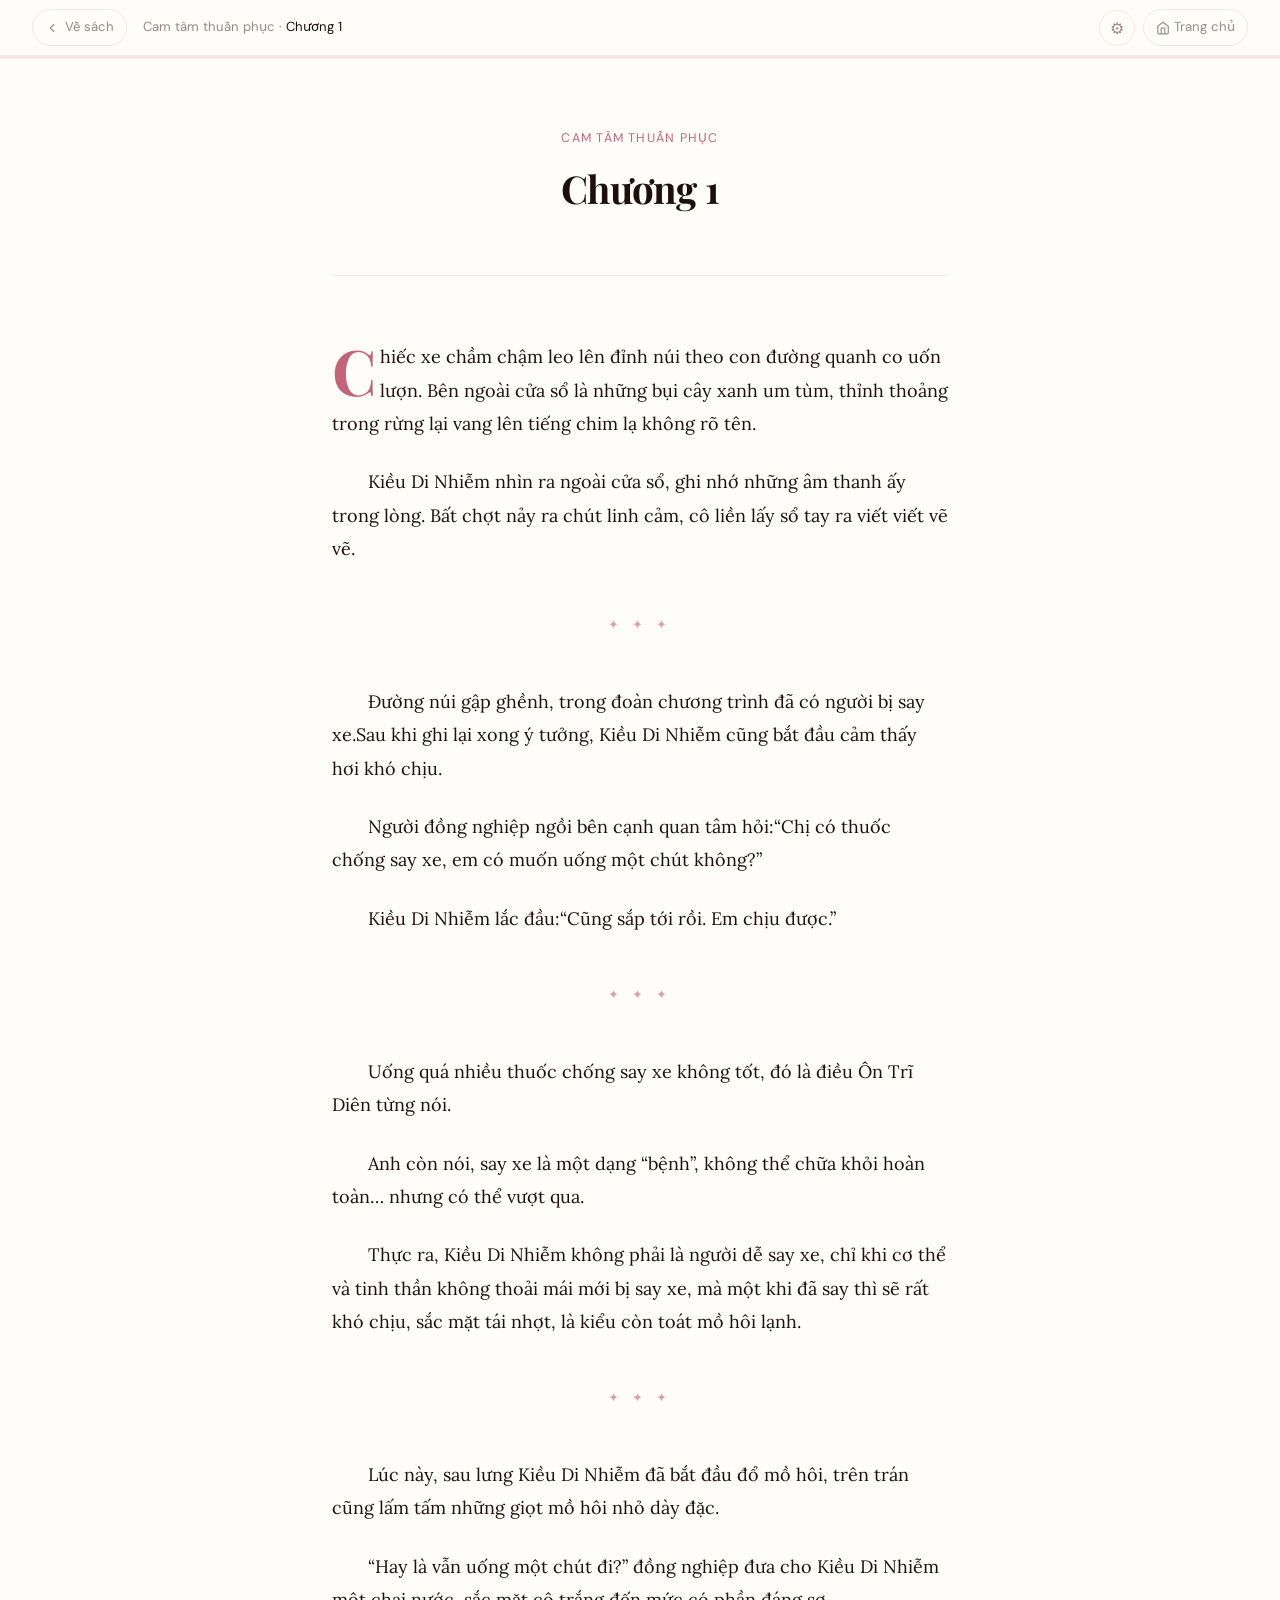
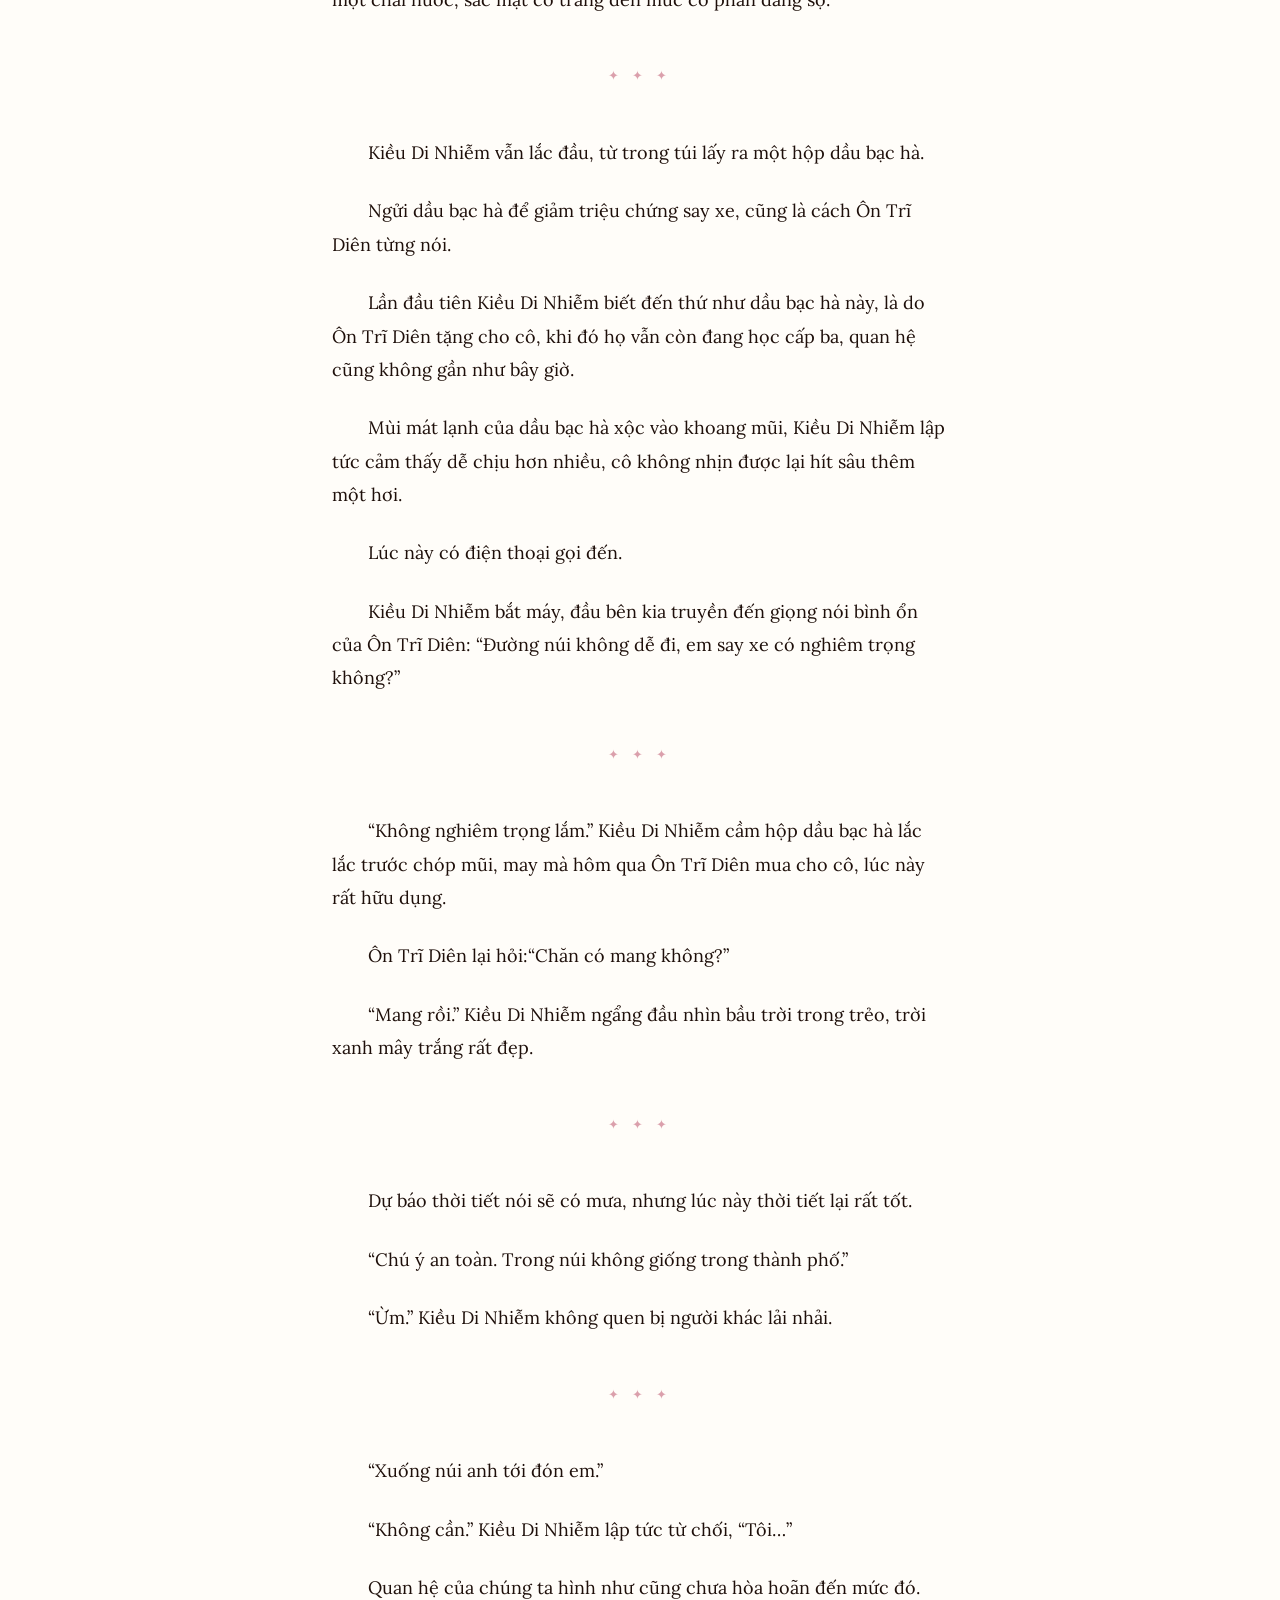
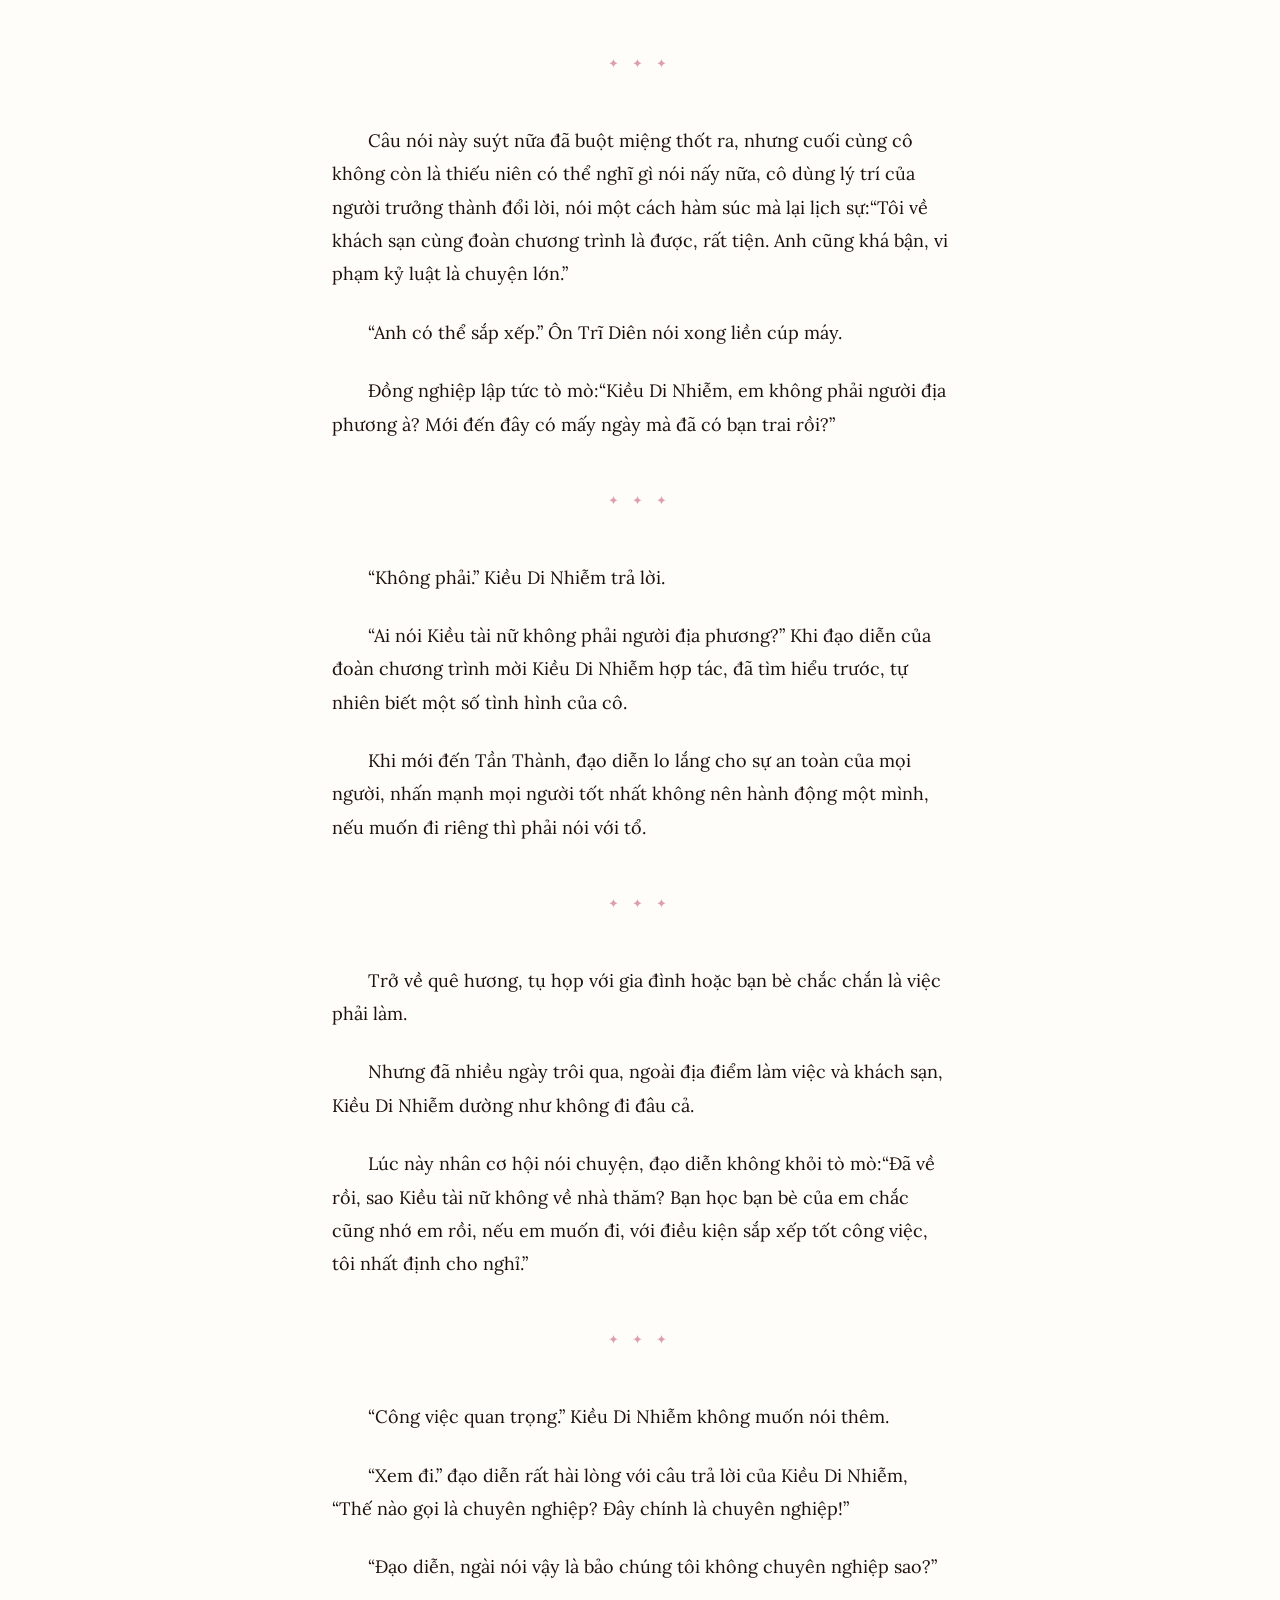
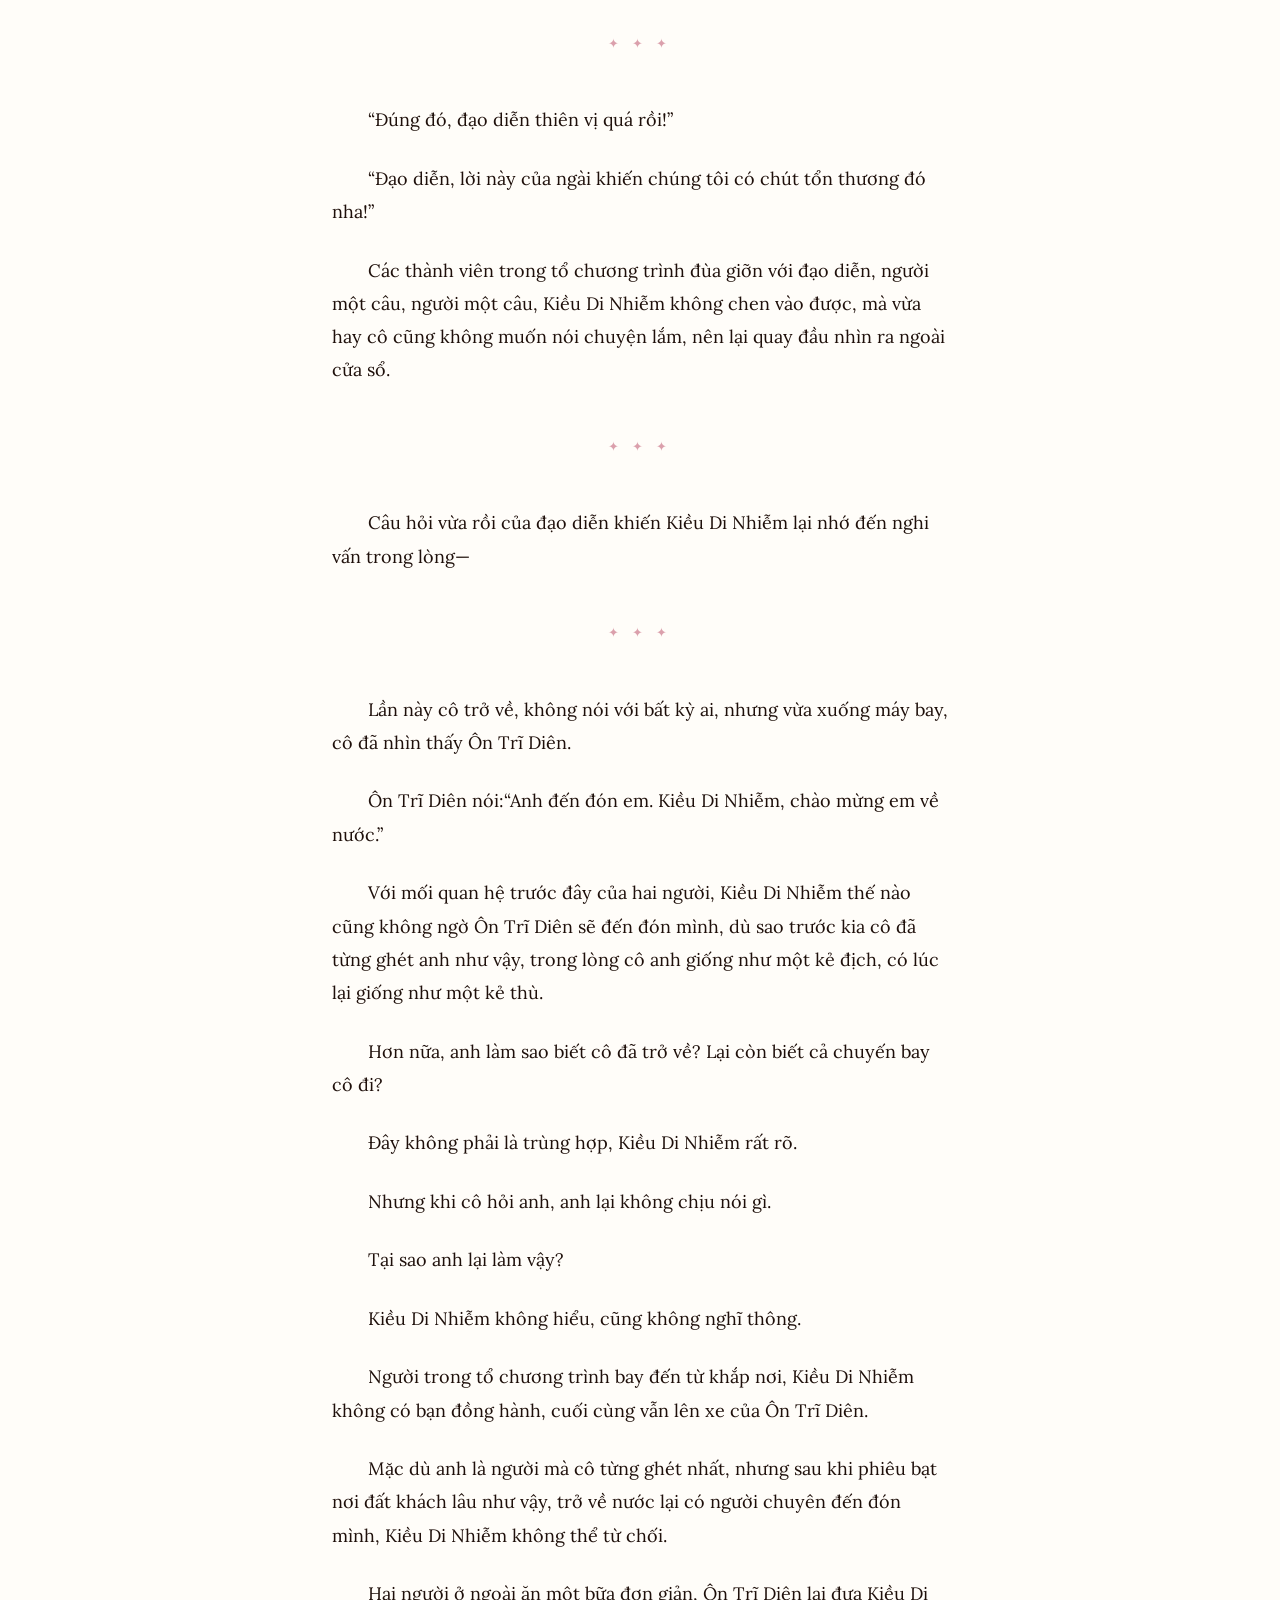
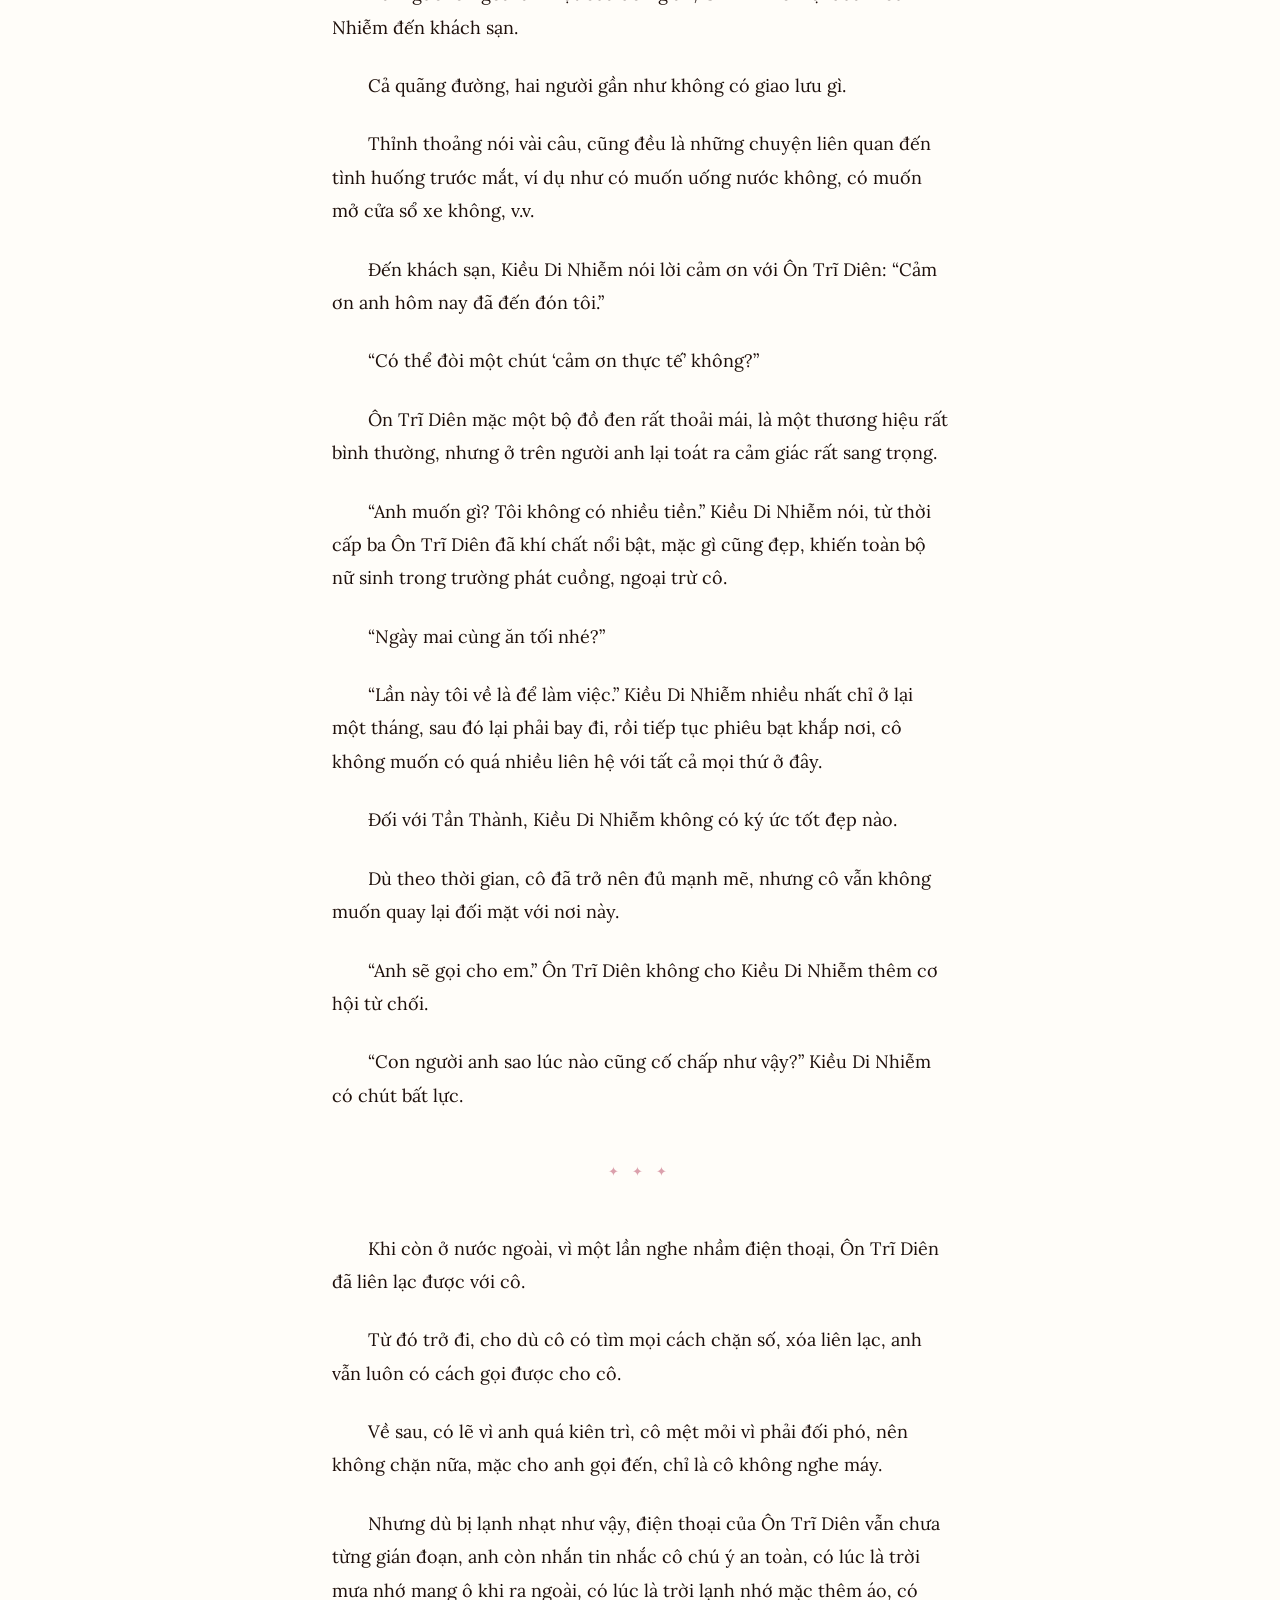
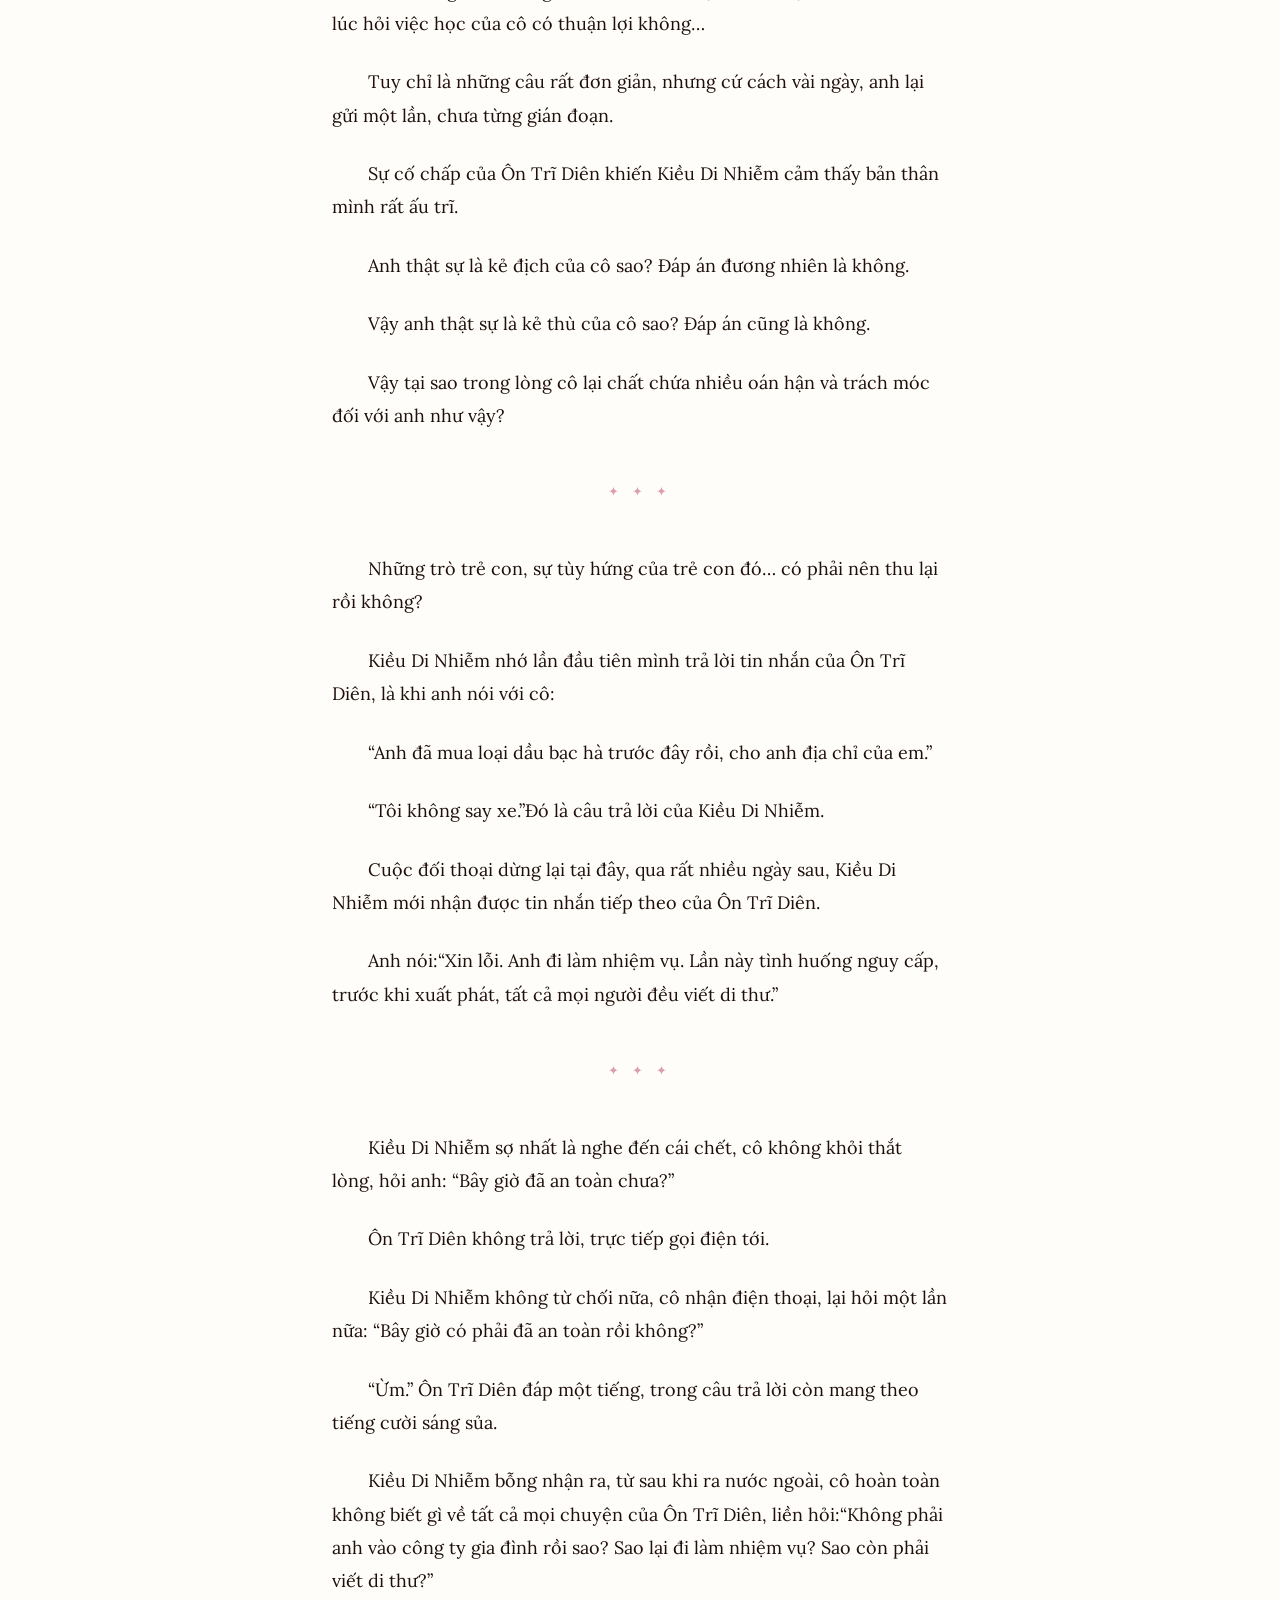
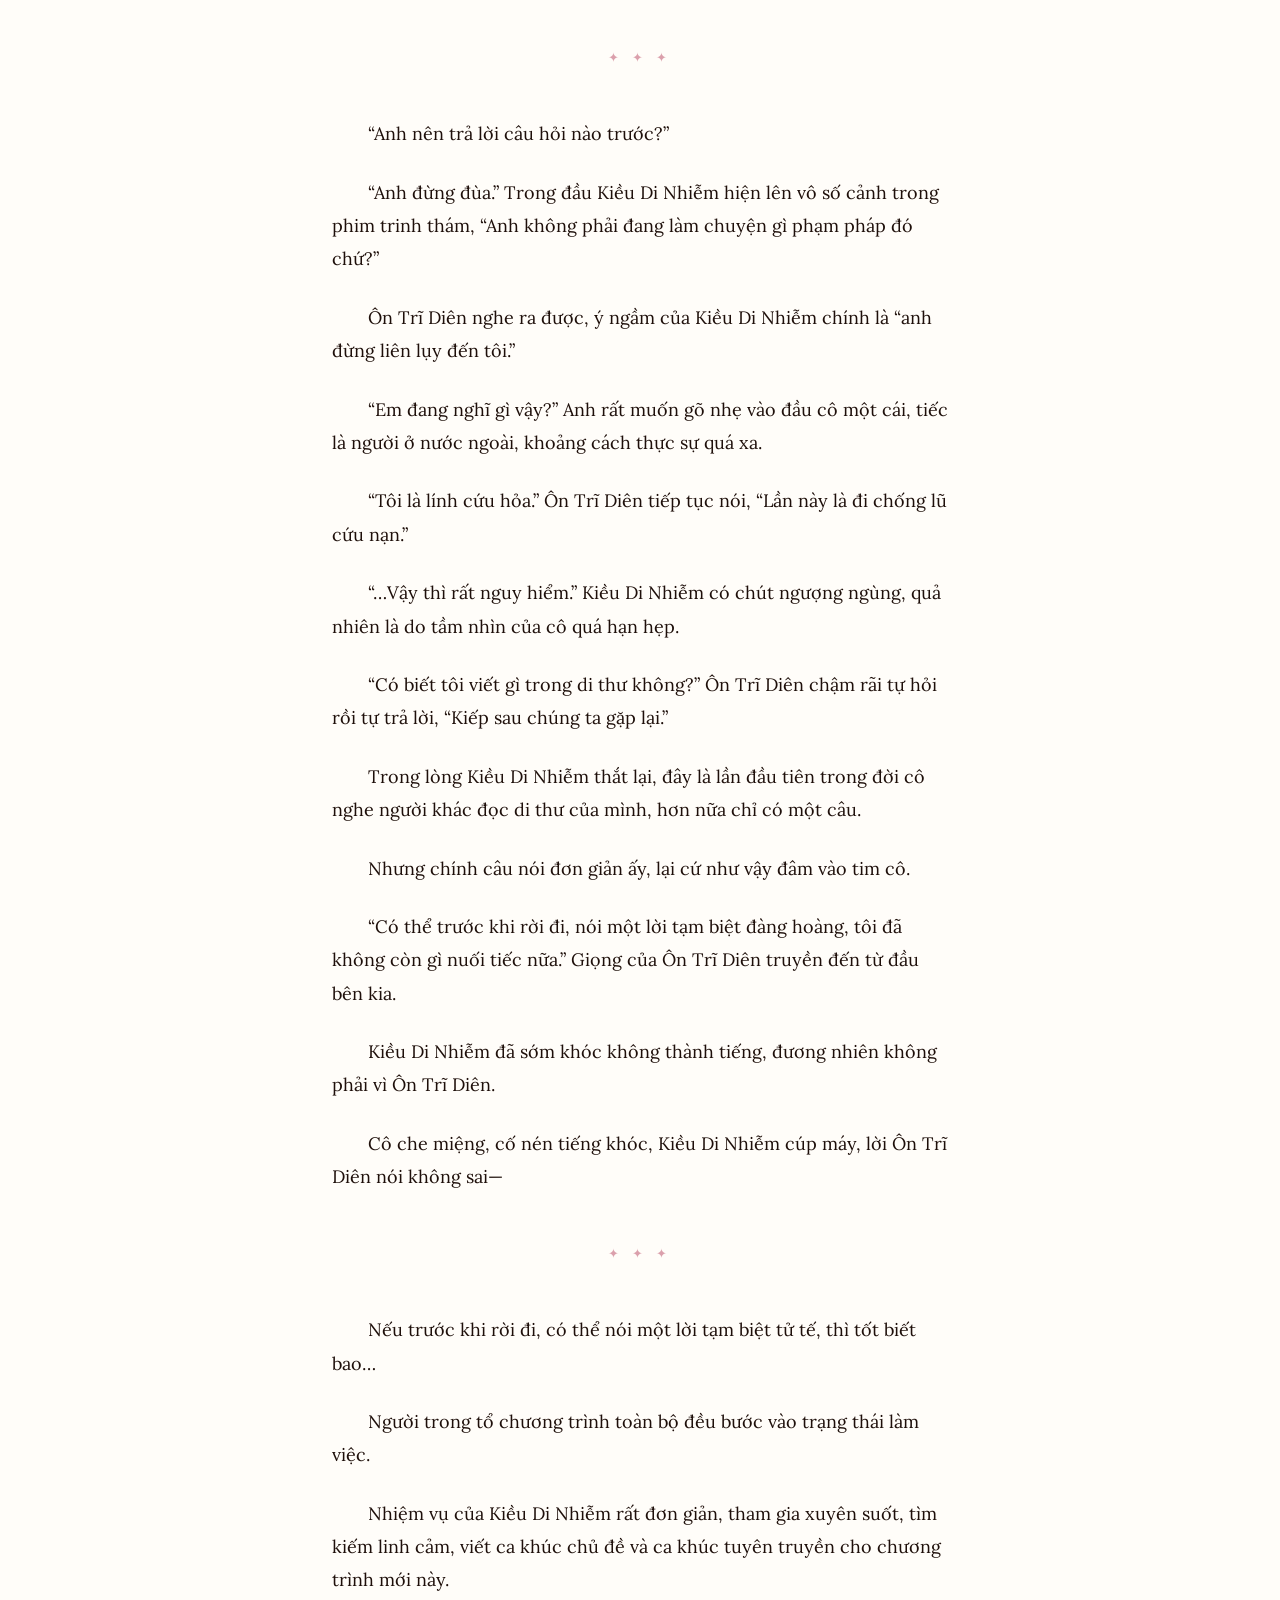
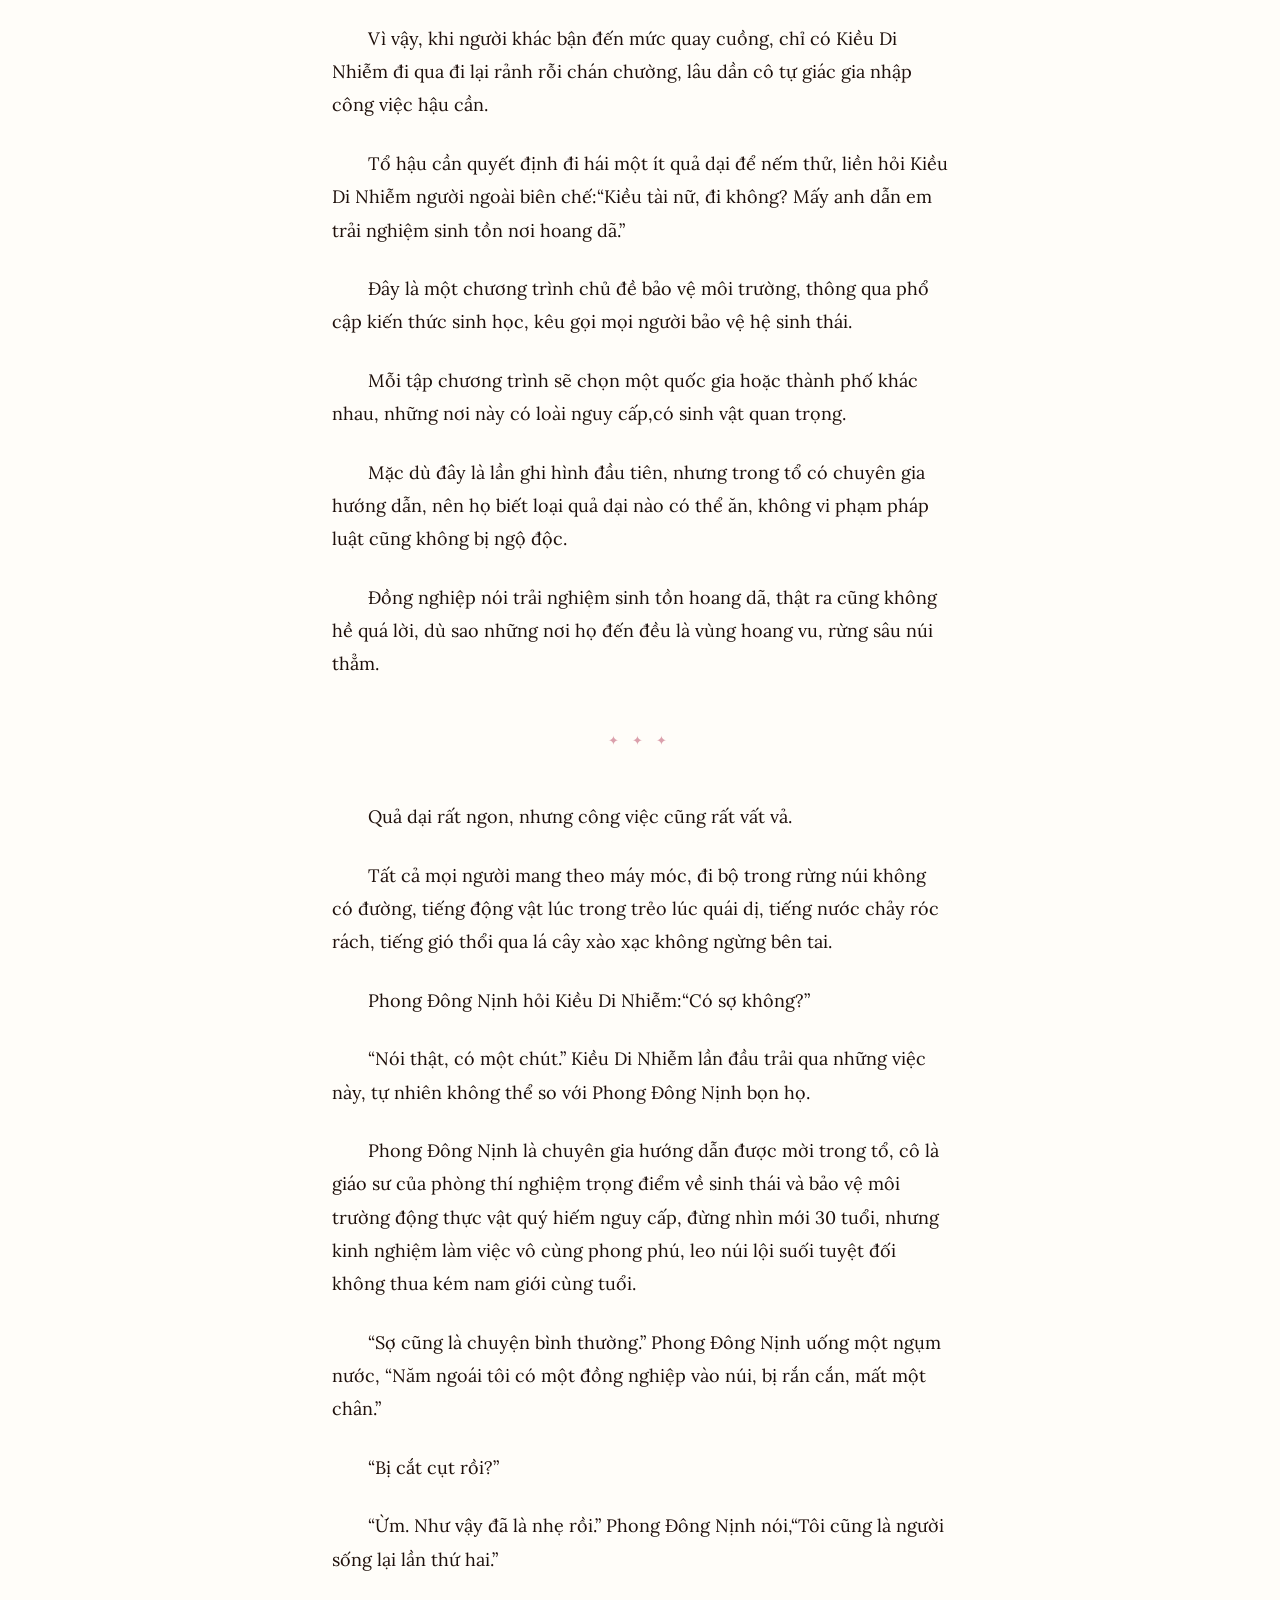
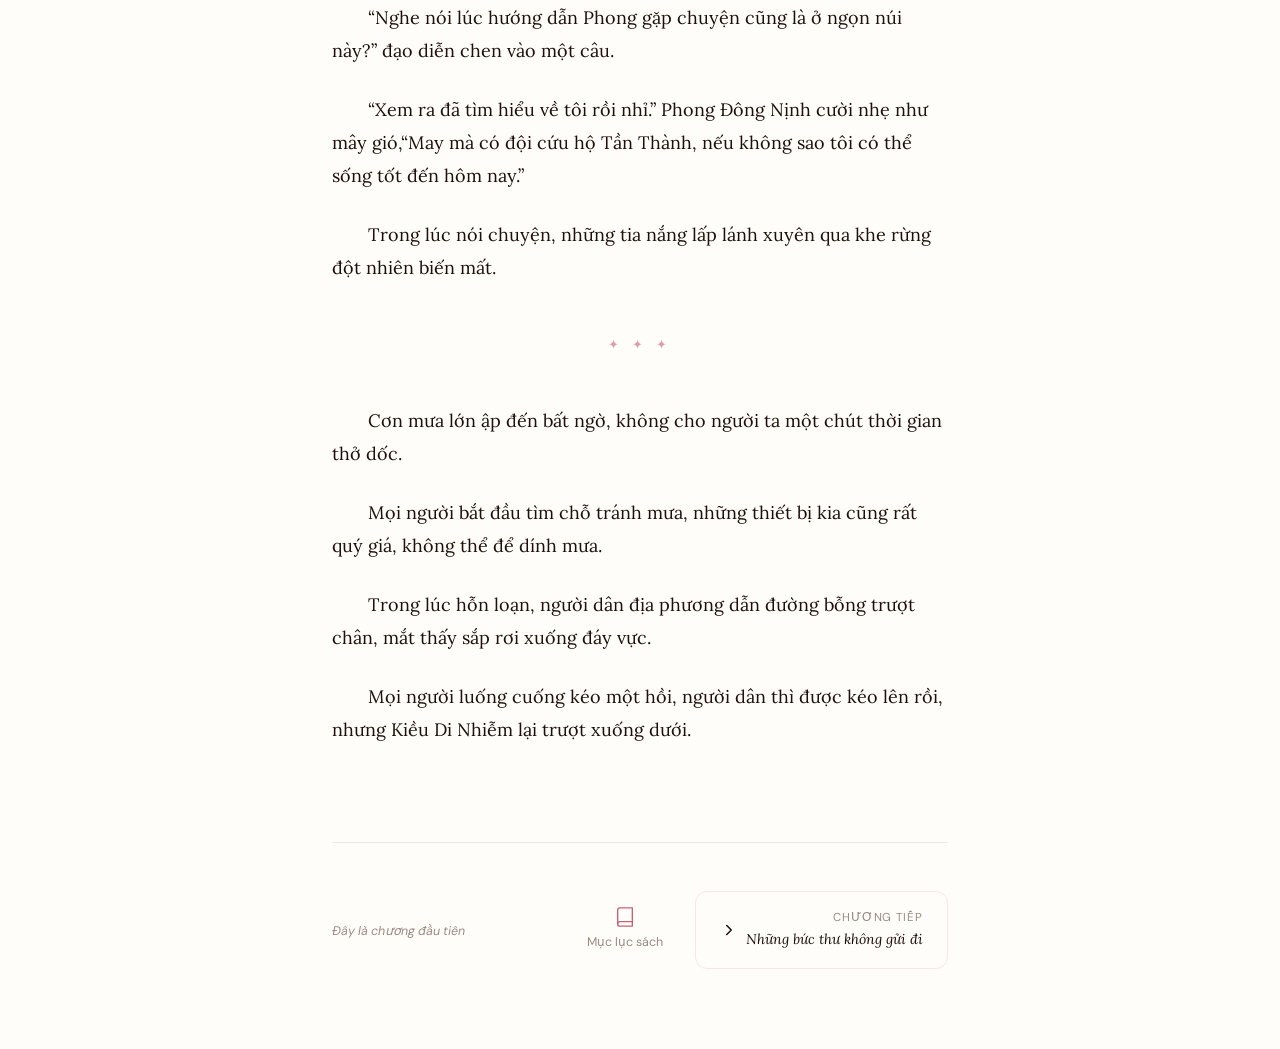
<file: books/tinh-yeu-thoi-cholera/chapter1.html>
<!doctype html>
<html lang="vi">
  <head>
    <meta charset="UTF-8" />
    <meta name="viewport" content="width=device-width, initial-scale=1.0" />
    <meta
      name="description"
      content="Chương 1: Mùi hạnh nhân đắng — Cam tâm thuần phục. Đào Vị Quất."
    />
    <title>Ch.1 — Cam tâm thuần phục — Đào Vị Quất</title>
    <link rel="preconnect" href="https://fonts.googleapis.com" />
    <link rel="preconnect" href="https://fonts.gstatic.com" crossorigin />
    <link
      href="https://fonts.googleapis.com/css2?family=Playfair+Display:ital,wght@0,400;0,600;0,700;1,400;1,600&family=Lora:ital,wght@0,400;0,500;1,400&family=DM+Sans:wght@300;400;500&display=swap"
      rel="stylesheet"
    />
    <link rel="stylesheet" href="../../assets/styles/main.css" />
    <link rel="stylesheet" href="../../assets/styles/reader.css" />
  </head>
  <body class="reader-body">
    <!-- Reader Header -->
    <header class="reader-header">
      <div class="reader-header-left">
        <a href="index.html" class="reader-back-btn">
          <svg
            xmlns="http://www.w3.org/2000/svg"
            width="14"
            height="14"
            viewBox="0 0 24 24"
            fill="none"
            stroke="currentColor"
            stroke-width="2"
            stroke-linecap="round"
            stroke-linejoin="round"
          >
            <path d="m15 18-6-6 6-6" />
          </svg>
          Về sách
        </a>
        <span class="reader-breadcrumb"
          >Cam tâm thuần phục · <span>Chương 1</span></span
        >
      </div>
      <div class="reader-header-right">
        <button
          class="reader-settings-btn"
          id="settingsBtn"
          title="Cài đặt hiển thị"
          aria-label="Cài đặt"
        >
          ⚙
        </button>
        <a href="../../index.html" class="reader-back-btn" style="gap: 4px">
          <svg
            xmlns="http://www.w3.org/2000/svg"
            width="14"
            height="14"
            viewBox="0 0 24 24"
            fill="none"
            stroke="currentColor"
            stroke-width="2"
          >
            <path d="m3 9 9-7 9 7v11a2 2 0 0 1-2 2H5a2 2 0 0 1-2-2z" />
            <polyline points="9 22 9 12 15 12 15 22" />
          </svg>
          Trang chủ
        </a>
      </div>
    </header>

    <!-- Progress Bar -->
    <div class="reader-progress">
      <div class="reader-progress-fill" id="progressFill"></div>
    </div>

    <!-- Settings Panel -->
    <div class="settings-panel" id="settingsPanel">
      <div class="settings-title">Tùy chỉnh đọc</div>

      <div class="settings-group">
        <div class="settings-label">
          Cỡ chữ <span id="fontSizeDisplay">18px</span>
        </div>
        <input
          type="range"
          class="settings-slider"
          id="fontSizeSlider"
          min="14"
          max="24"
          value="18"
          step="1"
        />
      </div>

      <div class="settings-group">
        <div class="settings-label">
          Giãn dòng <span id="lineHeightDisplay">1.85</span>
        </div>
        <input
          type="range"
          class="settings-slider"
          id="lineHeightSlider"
          min="1.4"
          max="2.2"
          value="1.85"
          step="0.05"
        />
      </div>

      <div class="settings-group">
        <div class="settings-label">Nền trang</div>
        <div class="theme-buttons">
          <button class="theme-btn active" data-theme="light">Sáng</button>
          <button class="theme-btn sepia" data-theme="sepia">Sepia</button>
          <button class="theme-btn dark" data-theme="dark">Tối</button>
        </div>
      </div>
    </div>

    <!-- Main Reading Content -->
    <main class="reader-main">
      <div class="reader-container">
        <!-- Chapter Header -->
        <header class="chapter-header">
          <div class="chapter-book-name">Cam tâm thuần phục</div>
          <div class="chapter-number-label"></div>
          <h1 class="chapter-title">Chương 1</h1>
        </header>

        <!-- Chapter Body -->
        <div class="chapter-body">
          <p>
            Chiếc xe chầm chậm leo lên đỉnh núi theo con đường quanh co uốn
            lượn. Bên ngoài cửa sổ là những bụi cây xanh um tùm, thỉnh thoảng
            trong rừng lại vang lên tiếng chim lạ không rõ tên.
          </p>

          <p>
            Kiều Di Nhiễm nhìn ra ngoài cửa sổ, ghi nhớ những âm thanh ấy trong
            lòng. Bất chợt nảy ra chút linh cảm, cô liền lấy sổ tay ra viết viết
            vẽ vẽ.
          </p>

          <div class="chapter-divider">✦ ✦ ✦</div>

          <p>
            Đường núi gập ghềnh, trong đoàn chương trình đã có người bị say
            xe.Sau khi ghi lại xong ý tưởng, Kiều Di Nhiễm cũng bắt đầu cảm thấy
            hơi khó chịu.
          </p>

          <p>
            Người đồng nghiệp ngồi bên cạnh quan tâm hỏi:“Chị có thuốc chống say
            xe, em có muốn uống một chút không?”
          </p>

          <p>Kiều Di Nhiễm lắc đầu:“Cũng sắp tới rồi. Em chịu được.”</p>

          <div class="chapter-divider">✦ ✦ ✦</div>

          <p>
            Uống quá nhiều thuốc chống say xe không tốt, đó là điều Ôn Trĩ Diên
            từng nói.
          </p>

          <p>
            Anh còn nói, say xe là một dạng “bệnh”, không thể chữa khỏi hoàn
            toàn… nhưng có thể vượt qua.
          </p>

          <p>
            Thực ra, Kiều Di Nhiễm không phải là người dễ say xe, chỉ khi cơ thể
            và tinh thần không thoải mái mới bị say xe, mà một khi đã say thì sẽ
            rất khó chịu, sắc mặt tái nhợt, là kiểu còn toát mồ hôi lạnh.
          </p>

          <div class="chapter-divider">✦ ✦ ✦</div>

          <p>
            Lúc này, sau lưng Kiều Di Nhiễm đã bắt đầu đổ mồ hôi, trên trán cũng
            lấm tấm những giọt mồ hôi nhỏ dày đặc.
          </p>

          <p>
            “Hay là vẫn uống một chút đi?” đồng nghiệp đưa cho Kiều Di Nhiễm một
            chai nước, sắc mặt cô trắng đến mức có phần đáng sợ.
          </p>
          <div class="chapter-divider">✦ ✦ ✦</div>
          <p>
            Kiều Di Nhiễm vẫn lắc đầu, từ trong túi lấy ra một hộp dầu bạc hà.
          </p>
          <p>
            Ngửi dầu bạc hà để giảm triệu chứng say xe, cũng là cách Ôn Trĩ Diên
            từng nói.
          </p>
          <p>
            Lần đầu tiên Kiều Di Nhiễm biết đến thứ như dầu bạc hà này, là do Ôn
            Trĩ Diên tặng cho cô, khi đó họ vẫn còn đang học cấp ba, quan hệ
            cũng không gần như bây giờ.
          </p>
          <p>
            Mùi mát lạnh của dầu bạc hà xộc vào khoang mũi, Kiều Di Nhiễm lập
            tức cảm thấy dễ chịu hơn nhiều, cô không nhịn được lại hít sâu thêm
            một hơi.
          </p>
          <p>Lúc này có điện thoại gọi đến.</p>
          <p>
            Kiều Di Nhiễm bắt máy, đầu bên kia truyền đến giọng nói bình ổn của
            Ôn Trĩ Diên: “Đường núi không dễ đi, em say xe có nghiêm trọng
            không?”
          </p>
          <div class="chapter-divider">✦ ✦ ✦</div>

          <p>
            “Không nghiêm trọng lắm.” Kiều Di Nhiễm cầm hộp dầu bạc hà lắc lắc
            trước chóp mũi, may mà hôm qua Ôn Trĩ Diên mua cho cô, lúc này rất
            hữu dụng.
          </p>
          <p>Ôn Trĩ Diên lại hỏi:“Chăn có mang không?”</p>
          <p>
            “Mang rồi.” Kiều Di Nhiễm ngẩng đầu nhìn bầu trời trong trẻo, trời
            xanh mây trắng rất đẹp.
          </p>
          <div class="chapter-divider">✦ ✦ ✦</div>

          <p>
            Dự báo thời tiết nói sẽ có mưa, nhưng lúc này thời tiết lại rất tốt.
          </p>
          <p>“Chú ý an toàn. Trong núi không giống trong thành phố.”</p>
          <p>“Ừm.” Kiều Di Nhiễm không quen bị người khác lải nhải.</p>
          <div class="chapter-divider">✦ ✦ ✦</div>

          <p>“Xuống núi anh tới đón em.”</p>
          <p>“Không cần.” Kiều Di Nhiễm lập tức từ chối, “Tôi…”</p>
          <p>Quan hệ của chúng ta hình như cũng chưa hòa hoãn đến mức đó.</p>
          <div class="chapter-divider">✦ ✦ ✦</div>

          <p>
            Câu nói này suýt nữa đã buột miệng thốt ra, nhưng cuối cùng cô không
            còn là thiếu niên có thể nghĩ gì nói nấy nữa, cô dùng lý trí của
            người trưởng thành đổi lời, nói một cách hàm súc mà lại lịch sự:“Tôi
            về khách sạn cùng đoàn chương trình là được, rất tiện. Anh cũng khá
            bận, vi phạm kỷ luật là chuyện lớn.”
          </p>
          <p>“Anh có thể sắp xếp.” Ôn Trĩ Diên nói xong liền cúp máy.</p>
          <p>
            Đồng nghiệp lập tức tò mò:“Kiều Di Nhiễm, em không phải người địa
            phương à? Mới đến đây có mấy ngày mà đã có bạn trai rồi?”
          </p>
          <div class="chapter-divider">✦ ✦ ✦</div>

          <p>“Không phải.” Kiều Di Nhiễm trả lời.</p>
          <p>
            “Ai nói Kiều tài nữ không phải người địa phương?” Khi đạo diễn của
            đoàn chương trình mời Kiều Di Nhiễm hợp tác, đã tìm hiểu trước, tự
            nhiên biết một số tình hình của cô.
          </p>
          <p>
            Khi mới đến Tần Thành, đạo diễn lo lắng cho sự an toàn của mọi
            người, nhấn mạnh mọi người tốt nhất không nên hành động một mình,
            nếu muốn đi riêng thì phải nói với tổ.
          </p>
          <div class="chapter-divider">✦ ✦ ✦</div>

          <p>
            Trở về quê hương, tụ họp với gia đình hoặc bạn bè chắc chắn là việc
            phải làm.
          </p>
          <p>
            Nhưng đã nhiều ngày trôi qua, ngoài địa điểm làm việc và khách sạn,
            Kiều Di Nhiễm dường như không đi đâu cả.
          </p>
          <p>
            Lúc này nhân cơ hội nói chuyện, đạo diễn không khỏi tò mò:“Đã về
            rồi, sao Kiều tài nữ không về nhà thăm? Bạn học bạn bè của em chắc
            cũng nhớ em rồi, nếu em muốn đi, với điều kiện sắp xếp tốt công
            việc, tôi nhất định cho nghỉ.”
          </p>
          <div class="chapter-divider">✦ ✦ ✦</div>

          <p>“Công việc quan trọng.” Kiều Di Nhiễm không muốn nói thêm.</p>
          <p>
            “Xem đi.” đạo diễn rất hài lòng với câu trả lời của Kiều Di Nhiễm,
            “Thế nào gọi là chuyên nghiệp? Đây chính là chuyên nghiệp!”
          </p>
          <p>
            “Đạo diễn, ngài nói vậy là bảo chúng tôi không chuyên nghiệp sao?”
          </p>
          <div class="chapter-divider">✦ ✦ ✦</div>

          <p>“Đúng đó, đạo diễn thiên vị quá rồi!”</p>
          <p>
            “Đạo diễn, lời này của ngài khiến chúng tôi có chút tổn thương đó
            nha!”
          </p>
          <p>
            Các thành viên trong tổ chương trình đùa giỡn với đạo diễn, người
            một câu, người một câu, Kiều Di Nhiễm không chen vào được, mà vừa
            hay cô cũng không muốn nói chuyện lắm, nên lại quay đầu nhìn ra
            ngoài cửa sổ.
          </p>
          <div class="chapter-divider">✦ ✦ ✦</div>

          <p>
            Câu hỏi vừa rồi của đạo diễn khiến Kiều Di Nhiễm lại nhớ đến nghi
            vấn trong lòng—
          </p>
          <div class="chapter-divider">✦ ✦ ✦</div>

          <p>
            Lần này cô trở về, không nói với bất kỳ ai, nhưng vừa xuống máy bay,
            cô đã nhìn thấy Ôn Trĩ Diên.
          </p>
          <p>
            Ôn Trĩ Diên nói:“Anh đến đón em. Kiều Di Nhiễm, chào mừng em về
            nước.”
          </p>
          <p>
            Với mối quan hệ trước đây của hai người, Kiều Di Nhiễm thế nào cũng
            không ngờ Ôn Trĩ Diên sẽ đến đón mình, dù sao trước kia cô đã từng
            ghét anh như vậy, trong lòng cô anh giống như một kẻ địch, có lúc
            lại giống như một kẻ thù.
          </p>
          <p>
            Hơn nữa, anh làm sao biết cô đã trở về? Lại còn biết cả chuyến bay
            cô đi?
          </p>
          <p>Đây không phải là trùng hợp, Kiều Di Nhiễm rất rõ.</p>
          <p>Nhưng khi cô hỏi anh, anh lại không chịu nói gì.</p>
          <p>Tại sao anh lại làm vậy?</p>
          <p>Kiều Di Nhiễm không hiểu, cũng không nghĩ thông.</p>
          <p>
            Người trong tổ chương trình bay đến từ khắp nơi, Kiều Di Nhiễm không
            có bạn đồng hành, cuối cùng vẫn lên xe của Ôn Trĩ Diên.
          </p>
          <p>
            Mặc dù anh là người mà cô từng ghét nhất, nhưng sau khi phiêu bạt
            nơi đất khách lâu như vậy, trở về nước lại có người chuyên đến đón
            mình, Kiều Di Nhiễm không thể từ chối.
          </p>
          <p>
            Hai người ở ngoài ăn một bữa đơn giản, Ôn Trĩ Diên lại đưa Kiều Di
            Nhiễm đến khách sạn.
          </p>
          <p>Cả quãng đường, hai người gần như không có giao lưu gì.</p>
          <p>
            Thỉnh thoảng nói vài câu, cũng đều là những chuyện liên quan đến
            tình huống trước mắt, ví dụ như có muốn uống nước không, có muốn mở
            cửa sổ xe không, v.v.
          </p>
          <p>
            Đến khách sạn, Kiều Di Nhiễm nói lời cảm ơn với Ôn Trĩ Diên: “Cảm ơn
            anh hôm nay đã đến đón tôi.”
          </p>
          <p>“Có thể đòi một chút ‘cảm ơn thực tế’ không?”</p>
          <p>
            Ôn Trĩ Diên mặc một bộ đồ đen rất thoải mái, là một thương hiệu rất
            bình thường, nhưng ở trên người anh lại toát ra cảm giác rất sang
            trọng.
          </p>
          <p>
            “Anh muốn gì? Tôi không có nhiều tiền.” Kiều Di Nhiễm nói, từ thời
            cấp ba Ôn Trĩ Diên đã khí chất nổi bật, mặc gì cũng đẹp, khiến toàn
            bộ nữ sinh trong trường phát cuồng, ngoại trừ cô.
          </p>
          <p>“Ngày mai cùng ăn tối nhé?”</p>
          <p>
            “Lần này tôi về là để làm việc.” Kiều Di Nhiễm nhiều nhất chỉ ở lại
            một tháng, sau đó lại phải bay đi, rồi tiếp tục phiêu bạt khắp nơi,
            cô không muốn có quá nhiều liên hệ với tất cả mọi thứ ở đây.
          </p>
          <p>Đối với Tần Thành, Kiều Di Nhiễm không có ký ức tốt đẹp nào.</p>
          <p>
            Dù theo thời gian, cô đã trở nên đủ mạnh mẽ, nhưng cô vẫn không muốn
            quay lại đối mặt với nơi này.
          </p>
          <p>
            “Anh sẽ gọi cho em.” Ôn Trĩ Diên không cho Kiều Di Nhiễm thêm cơ hội
            từ chối.
          </p>
          <p>
            “Con người anh sao lúc nào cũng cố chấp như vậy?” Kiều Di Nhiễm có
            chút bất lực.
          </p>
          <div class="chapter-divider">✦ ✦ ✦</div>

          <p>
            Khi còn ở nước ngoài, vì một lần nghe nhầm điện thoại, Ôn Trĩ Diên
            đã liên lạc được với cô.
          </p>
          <p>
            Từ đó trở đi, cho dù cô có tìm mọi cách chặn số, xóa liên lạc, anh
            vẫn luôn có cách gọi được cho cô.
          </p>
          <p>
            Về sau, có lẽ vì anh quá kiên trì, cô mệt mỏi vì phải đối phó, nên
            không chặn nữa, mặc cho anh gọi đến, chỉ là cô không nghe máy.
          </p>
          <p>
            Nhưng dù bị lạnh nhạt như vậy, điện thoại của Ôn Trĩ Diên vẫn chưa
            từng gián đoạn, anh còn nhắn tin nhắc cô chú ý an toàn, có lúc là
            trời mưa nhớ mang ô khi ra ngoài, có lúc là trời lạnh nhớ mặc thêm
            áo, có lúc hỏi việc học của cô có thuận lợi không…
          </p>
          <p>
            Tuy chỉ là những câu rất đơn giản, nhưng cứ cách vài ngày, anh lại
            gửi một lần, chưa từng gián đoạn.
          </p>
          <p>
            Sự cố chấp của Ôn Trĩ Diên khiến Kiều Di Nhiễm cảm thấy bản thân
            mình rất ấu trĩ.
          </p>
          <p>Anh thật sự là kẻ địch của cô sao? Đáp án đương nhiên là không.</p>
          <p>Vậy anh thật sự là kẻ thù của cô sao? Đáp án cũng là không.</p>
          <p>
            Vậy tại sao trong lòng cô lại chất chứa nhiều oán hận và trách móc
            đối với anh như vậy?
          </p>
          <div class="chapter-divider">✦ ✦ ✦</div>

          <p>
            Những trò trẻ con, sự tùy hứng của trẻ con đó… có phải nên thu lại
            rồi không?
          </p>
          <p>
            Kiều Di Nhiễm nhớ lần đầu tiên mình trả lời tin nhắn của Ôn Trĩ
            Diên, là khi anh nói với cô:
          </p>
          <p>
            “Anh đã mua loại dầu bạc hà trước đây rồi, cho anh địa chỉ của em.”
          </p>
          <p>“Tôi không say xe.”Đó là câu trả lời của Kiều Di Nhiễm.</p>
          <p>
            Cuộc đối thoại dừng lại tại đây, qua rất nhiều ngày sau, Kiều Di
            Nhiễm mới nhận được tin nhắn tiếp theo của Ôn Trĩ Diên.
          </p>
          <p>
            Anh nói:“Xin lỗi. Anh đi làm nhiệm vụ. Lần này tình huống nguy cấp,
            trước khi xuất phát, tất cả mọi người đều viết di thư.”
          </p>
          <div class="chapter-divider">✦ ✦ ✦</div>

          <p>
            Kiều Di Nhiễm sợ nhất là nghe đến cái chết, cô không khỏi thắt lòng,
            hỏi anh: “Bây giờ đã an toàn chưa?”
          </p>
          <p>Ôn Trĩ Diên không trả lời, trực tiếp gọi điện tới.</p>
          <p>
            Kiều Di Nhiễm không từ chối nữa, cô nhận điện thoại, lại hỏi một lần
            nữa: “Bây giờ có phải đã an toàn rồi không?”
          </p>
          <p>
            “Ừm.” Ôn Trĩ Diên đáp một tiếng, trong câu trả lời còn mang theo
            tiếng cười sáng sủa.
          </p>
          <p>
            Kiều Di Nhiễm bỗng nhận ra, từ sau khi ra nước ngoài, cô hoàn toàn
            không biết gì về tất cả mọi chuyện của Ôn Trĩ Diên, liền hỏi:“Không
            phải anh vào công ty gia đình rồi sao? Sao lại đi làm nhiệm vụ? Sao
            còn phải viết di thư?”
          </p>
          <div class="chapter-divider">✦ ✦ ✦</div>

          <p>“Anh nên trả lời câu hỏi nào trước?”</p>
          <p>
            “Anh đừng đùa.” Trong đầu Kiều Di Nhiễm hiện lên vô số cảnh trong
            phim trinh thám, “Anh không phải đang làm chuyện gì phạm pháp đó
            chứ?”
          </p>
          <p>
            Ôn Trĩ Diên nghe ra được, ý ngầm của Kiều Di Nhiễm chính là “anh
            đừng liên lụy đến tôi.”
          </p>
          <p>
            “Em đang nghĩ gì vậy?” Anh rất muốn gõ nhẹ vào đầu cô một cái, tiếc
            là người ở nước ngoài, khoảng cách thực sự quá xa.
          </p>
          <p>
            “Tôi là lính cứu hỏa.” Ôn Trĩ Diên tiếp tục nói, “Lần này là đi
            chống lũ cứu nạn.”
          </p>
          <p>
            “…Vậy thì rất nguy hiểm.” Kiều Di Nhiễm có chút ngượng ngùng, quả
            nhiên là do tầm nhìn của cô quá hạn hẹp.
          </p>
          <p>
            “Có biết tôi viết gì trong di thư không?” Ôn Trĩ Diên chậm rãi tự
            hỏi rồi tự trả lời, “Kiếp sau chúng ta gặp lại.”
          </p>
          <p>
            Trong lòng Kiều Di Nhiễm thắt lại, đây là lần đầu tiên trong đời cô
            nghe người khác đọc di thư của mình, hơn nữa chỉ có một câu.
          </p>
          <p>Nhưng chính câu nói đơn giản ấy, lại cứ như vậy đâm vào tim cô.</p>
          <p>
            “Có thể trước khi rời đi, nói một lời tạm biệt đàng hoàng, tôi đã
            không còn gì nuối tiếc nữa.” Giọng của Ôn Trĩ Diên truyền đến từ đầu
            bên kia.
          </p>
          <p>
            Kiều Di Nhiễm đã sớm khóc không thành tiếng, đương nhiên không phải
            vì Ôn Trĩ Diên.
          </p>
          <p>
            Cô che miệng, cố nén tiếng khóc, Kiều Di Nhiễm cúp máy, lời Ôn Trĩ
            Diên nói không sai—
          </p>
          <div class="chapter-divider">✦ ✦ ✦</div>

          <p>
            Nếu trước khi rời đi, có thể nói một lời tạm biệt tử tế, thì tốt
            biết bao…
          </p>
          <p>
            Người trong tổ chương trình toàn bộ đều bước vào trạng thái làm
            việc.
          </p>
          <p>
            Nhiệm vụ của Kiều Di Nhiễm rất đơn giản, tham gia xuyên suốt, tìm
            kiếm linh cảm, viết ca khúc chủ đề và ca khúc tuyên truyền cho
            chương trình mới này.
          </p>
          <p>
            Vì vậy, khi người khác bận đến mức quay cuồng, chỉ có Kiều Di Nhiễm
            đi qua đi lại rảnh rỗi chán chường, lâu dần cô tự giác gia nhập công
            việc hậu cần.
          </p>
          <p>
            Tổ hậu cần quyết định đi hái một ít quả dại để nếm thử, liền hỏi
            Kiều Di Nhiễm người ngoài biên chế:“Kiều tài nữ, đi không? Mấy anh
            dẫn em trải nghiệm sinh tồn nơi hoang dã.”
          </p>
          <p>
            Đây là một chương trình chủ đề bảo vệ môi trường, thông qua phổ cập
            kiến thức sinh học, kêu gọi mọi người bảo vệ hệ sinh thái.
          </p>
          <p>
            Mỗi tập chương trình sẽ chọn một quốc gia hoặc thành phố khác nhau,
            những nơi này có loài nguy cấp,có sinh vật quan trọng.
          </p>
          <p>
            Mặc dù đây là lần ghi hình đầu tiên, nhưng trong tổ có chuyên gia
            hướng dẫn, nên họ biết loại quả dại nào có thể ăn, không vi phạm
            pháp luật cũng không bị ngộ độc.
          </p>
          <p>
            Đồng nghiệp nói trải nghiệm sinh tồn hoang dã, thật ra cũng không hề
            quá lời, dù sao những nơi họ đến đều là vùng hoang vu, rừng sâu núi
            thẳm.
          </p>
          <div class="chapter-divider">✦ ✦ ✦</div>

          <p>Quả dại rất ngon, nhưng công việc cũng rất vất vả.</p>
          <p>
            Tất cả mọi người mang theo máy móc, đi bộ trong rừng núi không có
            đường, tiếng động vật lúc trong trẻo lúc quái dị, tiếng nước chảy
            róc rách, tiếng gió thổi qua lá cây xào xạc không ngừng bên tai.
          </p>
          <p>Phong Đông Nịnh hỏi Kiều Di Nhiễm:“Có sợ không?”</p>
          <p>
            “Nói thật, có một chút.” Kiều Di Nhiễm lần đầu trải qua những việc
            này, tự nhiên không thể so với Phong Đông Nịnh bọn họ.
          </p>
          <p>
            Phong Đông Nịnh là chuyên gia hướng dẫn được mời trong tổ, cô là
            giáo sư của phòng thí nghiệm trọng điểm về sinh thái và bảo vệ môi
            trường động thực vật quý hiếm nguy cấp, đừng nhìn mới 30 tuổi, nhưng
            kinh nghiệm làm việc vô cùng phong phú, leo núi lội suối tuyệt đối
            không thua kém nam giới cùng tuổi.
          </p>
          <p>
            “Sợ cũng là chuyện bình thường.” Phong Đông Nịnh uống một ngụm nước,
            “Năm ngoái tôi có một đồng nghiệp vào núi, bị rắn cắn, mất một
            chân.”
          </p>
          <p>“Bị cắt cụt rồi?”</p>
          <p>
            “Ừm. Như vậy đã là nhẹ rồi.” Phong Đông Nịnh nói,“Tôi cũng là người
            sống lại lần thứ hai.”
          </p>
          <p>
            “Nghe nói lúc hướng dẫn Phong gặp chuyện cũng là ở ngọn núi này?”
            đạo diễn chen vào một câu.
          </p>
          <p>
            “Xem ra đã tìm hiểu về tôi rồi nhỉ.” Phong Đông Nịnh cười nhẹ như
            mây gió,“May mà có đội cứu hộ Tần Thành, nếu không sao tôi có thể
            sống tốt đến hôm nay.”
          </p>
          <p>
            Trong lúc nói chuyện, những tia nắng lấp lánh xuyên qua khe rừng đột
            nhiên biến mất.
          </p>
          <div class="chapter-divider">✦ ✦ ✦</div>

          <p>
            Cơn mưa lớn ập đến bất ngờ, không cho người ta một chút thời gian
            thở dốc.
          </p>
          <p>
            Mọi người bắt đầu tìm chỗ tránh mưa, những thiết bị kia cũng rất quý
            giá, không thể để dính mưa.
          </p>
          <p>
            Trong lúc hỗn loạn, người dân địa phương dẫn đường bỗng trượt chân,
            mắt thấy sắp rơi xuống đáy vực.
          </p>
          <p>
            Mọi người luống cuống kéo một hồi, người dân thì được kéo lên rồi,
            nhưng Kiều Di Nhiễm lại trượt xuống dưới.
          </p>
        </div>

        <!-- Chapter Navigation -->
        <nav class="chapter-nav" aria-label="Điều hướng chương">
          <div>
            <!-- No previous chapter -->
            <span
              style="
                font-family: var(--font-ui);
                font-size: 0.78rem;
                color: var(--reader-mute);
                font-style: italic;
              "
              >Đây là chương đầu tiên</span
            >
          </div>

          <div class="chapter-nav-home">
            <a href="index.html">
              <svg
                xmlns="http://www.w3.org/2000/svg"
                width="22"
                height="22"
                viewBox="0 0 24 24"
                fill="none"
                stroke="currentColor"
                stroke-width="1.5"
                stroke-linecap="round"
                stroke-linejoin="round"
              >
                <path d="M4 19.5A2.5 2.5 0 0 1 6.5 17H20" />
                <path
                  d="M6.5 2H20v20H6.5A2.5 2.5 0 0 1 4 19.5v-15A2.5 2.5 0 0 1 6.5 2z"
                />
              </svg>
              <span>Mục lục sách</span>
            </a>
          </div>

          <a href="chapter2.html" class="chapter-nav-link next">
            <div style="text-align: right">
              <span class="chapter-nav-label">Chương tiếp</span>
              <span class="chapter-nav-title">Những bức thư không gửi đi</span>
            </div>
            <svg
              xmlns="http://www.w3.org/2000/svg"
              width="18"
              height="18"
              viewBox="0 0 24 24"
              fill="none"
              stroke="currentColor"
              stroke-width="2"
              stroke-linecap="round"
              stroke-linejoin="round"
            >
              <path d="m9 18 6-6-6-6" />
            </svg>
          </a>
        </nav>
      </div>
    </main>

    <script src="../../assets/scripts/reader.js"></script>
  </body>
</html>
</file>
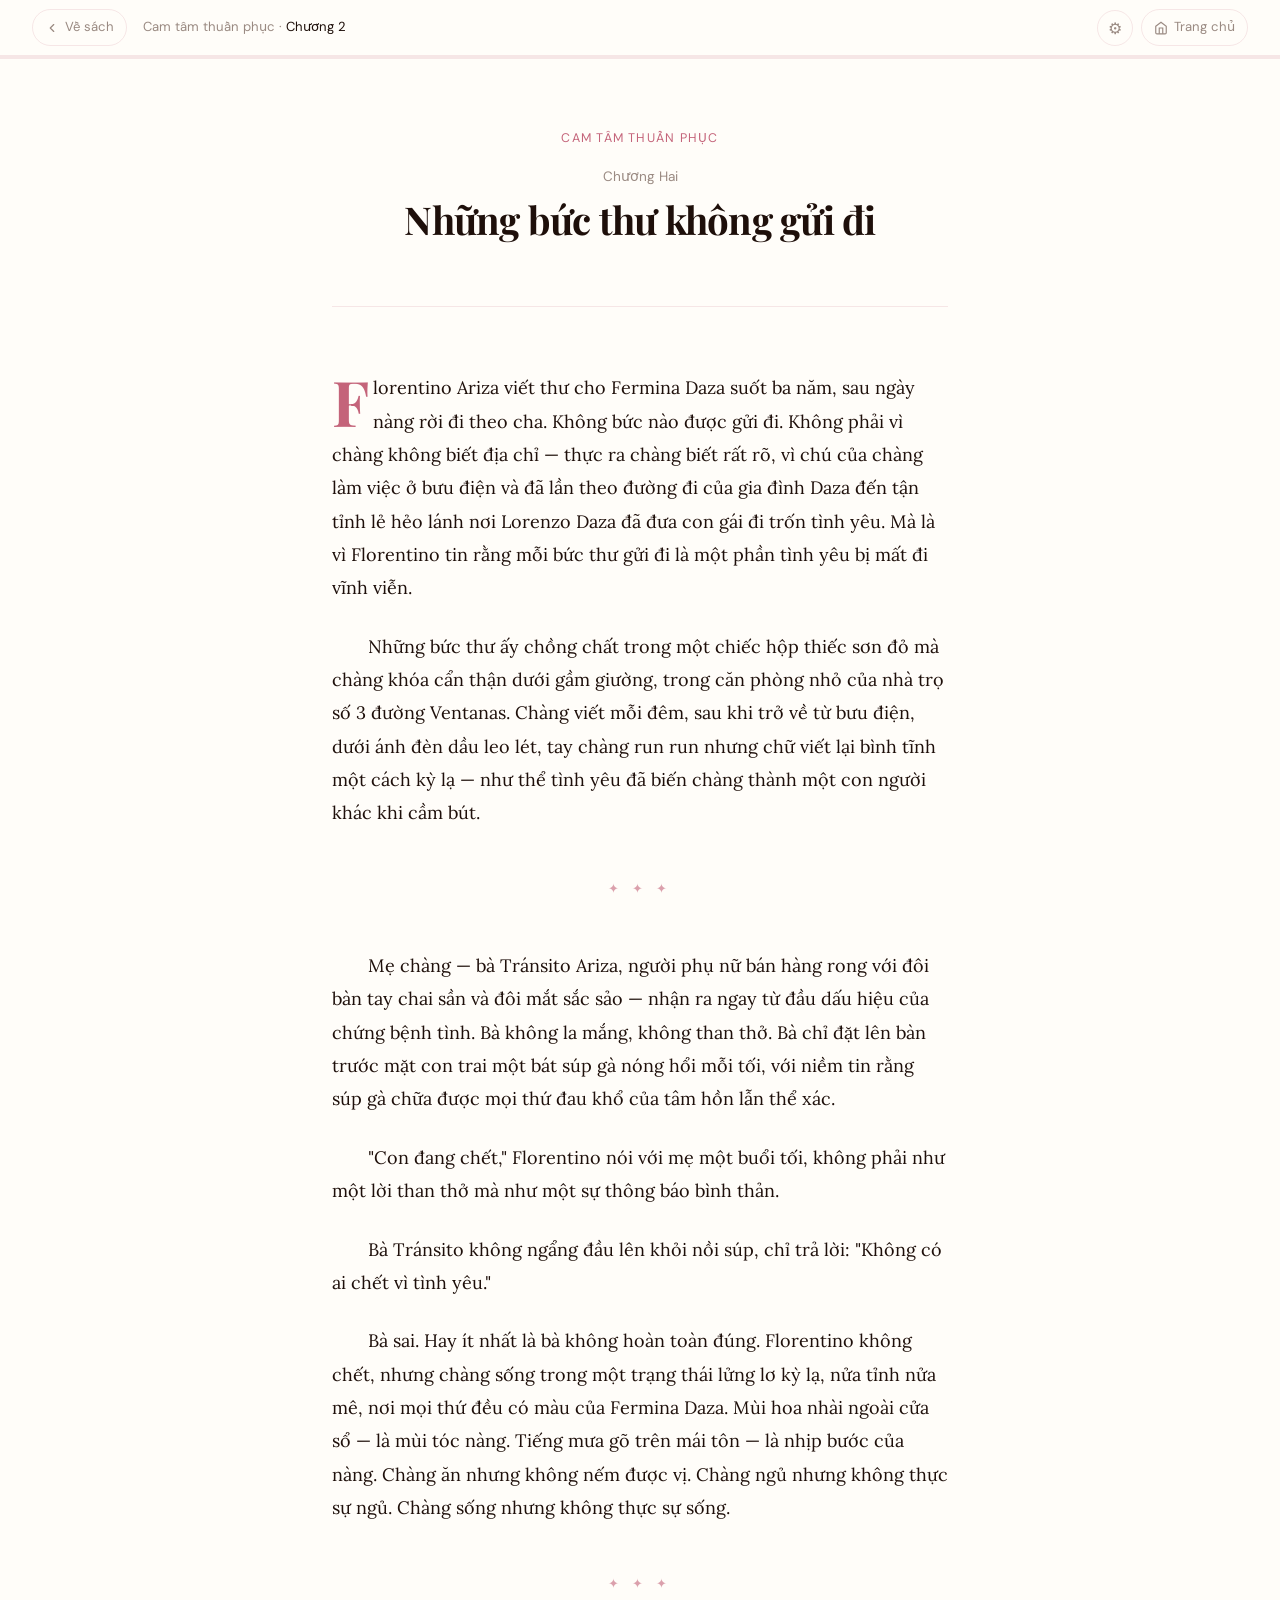
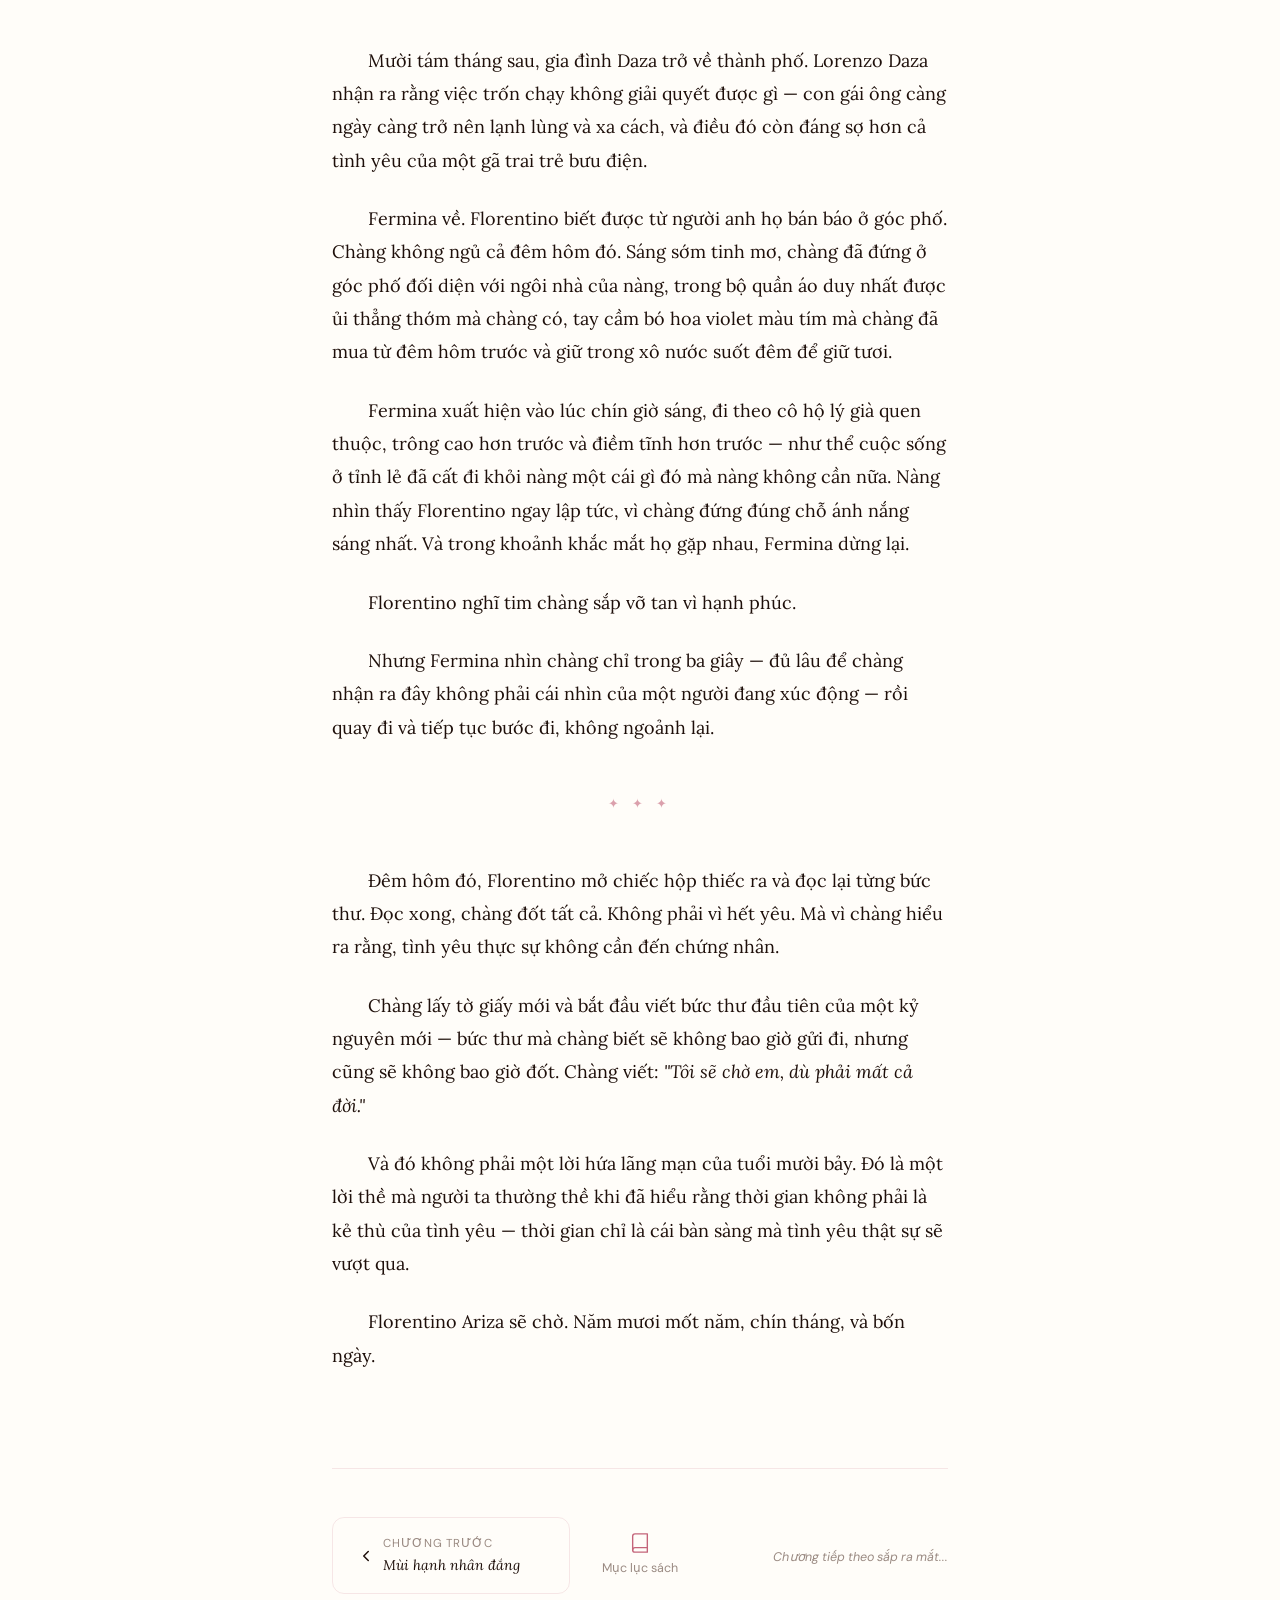
<file: books/tinh-yeu-thoi-cholera/chapter2.html>
<!doctype html>
<html lang="vi">
  <head>
    <meta charset="UTF-8" />
    <meta name="viewport" content="width=device-width, initial-scale=1.0" />
    <meta
      name="description"
      content="Chương 2: Những bức thư không gửi đi — Cam tâm thuần phục. Đào Vị Quất."
    />
    <title>
      Ch.2 Những bức thư không gửi đi — Cam tâm thuần phục — Đào Vị Quất
    </title>
    <link rel="preconnect" href="https://fonts.googleapis.com" />
    <link rel="preconnect" href="https://fonts.gstatic.com" crossorigin />
    <link
      href="https://fonts.googleapis.com/css2?family=Playfair+Display:ital,wght@0,400;0,600;0,700;1,400;1,600&family=Lora:ital,wght@0,400;0,500;1,400&family=DM+Sans:wght@300;400;500&display=swap"
      rel="stylesheet"
    />
    <link rel="stylesheet" href="../../assets/styles/main.css" />
    <link rel="stylesheet" href="../../assets/styles/reader.css" />
  </head>
  <body class="reader-body">
    <!-- Reader Header -->
    <header class="reader-header">
      <div class="reader-header-left">
        <a href="index.html" class="reader-back-btn">
          <svg
            xmlns="http://www.w3.org/2000/svg"
            width="14"
            height="14"
            viewBox="0 0 24 24"
            fill="none"
            stroke="currentColor"
            stroke-width="2"
            stroke-linecap="round"
            stroke-linejoin="round"
          >
            <path d="m15 18-6-6 6-6" />
          </svg>
          Về sách
        </a>
        <span class="reader-breadcrumb"
          >Cam tâm thuần phục · <span>Chương 2</span></span
        >
      </div>
      <div class="reader-header-right">
        <button
          class="reader-settings-btn"
          id="settingsBtn"
          title="Cài đặt"
          aria-label="Cài đặt"
        >
          ⚙
        </button>
        <a href="../../index.html" class="reader-back-btn">
          <svg
            xmlns="http://www.w3.org/2000/svg"
            width="14"
            height="14"
            viewBox="0 0 24 24"
            fill="none"
            stroke="currentColor"
            stroke-width="2"
          >
            <path d="m3 9 9-7 9 7v11a2 2 0 0 1-2 2H5a2 2 0 0 1-2-2z" />
            <polyline points="9 22 9 12 15 12 15 22" />
          </svg>
          Trang chủ
        </a>
      </div>
    </header>

    <div class="reader-progress">
      <div class="reader-progress-fill" id="progressFill"></div>
    </div>

    <!-- Settings Panel -->
    <div class="settings-panel" id="settingsPanel">
      <div class="settings-title">Tùy chỉnh đọc</div>
      <div class="settings-group">
        <div class="settings-label">
          Cỡ chữ <span id="fontSizeDisplay">18px</span>
        </div>
        <input
          type="range"
          class="settings-slider"
          id="fontSizeSlider"
          min="14"
          max="24"
          value="18"
          step="1"
        />
      </div>
      <div class="settings-group">
        <div class="settings-label">
          Giãn dòng <span id="lineHeightDisplay">1.85</span>
        </div>
        <input
          type="range"
          class="settings-slider"
          id="lineHeightSlider"
          min="1.4"
          max="2.2"
          value="1.85"
          step="0.05"
        />
      </div>
      <div class="settings-group">
        <div class="settings-label">Nền trang</div>
        <div class="theme-buttons">
          <button class="theme-btn active" data-theme="light">Sáng</button>
          <button class="theme-btn sepia" data-theme="sepia">Sepia</button>
          <button class="theme-btn dark" data-theme="dark">Tối</button>
        </div>
      </div>
    </div>

    <main class="reader-main">
      <div class="reader-container">
        <header class="chapter-header">
          <div class="chapter-book-name">Cam tâm thuần phục</div>
          <div class="chapter-number-label">Chương Hai</div>
          <h1 class="chapter-title">Những bức thư không gửi đi</h1>
        </header>

        <div class="chapter-body">
          <p>
            Florentino Ariza viết thư cho Fermina Daza suốt ba năm, sau ngày
            nàng rời đi theo cha. Không bức nào được gửi đi. Không phải vì chàng
            không biết địa chỉ — thực ra chàng biết rất rõ, vì chú của chàng làm
            việc ở bưu điện và đã lần theo đường đi của gia đình Daza đến tận
            tỉnh lẻ hẻo lánh nơi Lorenzo Daza đã đưa con gái đi trốn tình yêu.
            Mà là vì Florentino tin rằng mỗi bức thư gửi đi là một phần tình yêu
            bị mất đi vĩnh viễn.
          </p>

          <p>
            Những bức thư ấy chồng chất trong một chiếc hộp thiếc sơn đỏ mà
            chàng khóa cẩn thận dưới gầm giường, trong căn phòng nhỏ của nhà trọ
            số 3 đường Ventanas. Chàng viết mỗi đêm, sau khi trở về từ bưu điện,
            dưới ánh đèn dầu leo lét, tay chàng run run nhưng chữ viết lại bình
            tĩnh một cách kỳ lạ — như thể tình yêu đã biến chàng thành một con
            người khác khi cầm bút.
          </p>

          <div class="chapter-divider">✦ ✦ ✦</div>

          <p>
            Mẹ chàng — bà Tránsito Ariza, người phụ nữ bán hàng rong với đôi bàn
            tay chai sần và đôi mắt sắc sảo — nhận ra ngay từ đầu dấu hiệu của
            chứng bệnh tình. Bà không la mắng, không than thở. Bà chỉ đặt lên
            bàn trước mặt con trai một bát súp gà nóng hổi mỗi tối, với niềm tin
            rằng súp gà chữa được mọi thứ đau khổ của tâm hồn lẫn thể xác.
          </p>

          <p>
            "Con đang chết," Florentino nói với mẹ một buổi tối, không phải như
            một lời than thở mà như một sự thông báo bình thản.
          </p>

          <p>
            Bà Tránsito không ngẩng đầu lên khỏi nồi súp, chỉ trả lời: "Không có
            ai chết vì tình yêu."
          </p>

          <p>
            Bà sai. Hay ít nhất là bà không hoàn toàn đúng. Florentino không
            chết, nhưng chàng sống trong một trạng thái lửng lơ kỳ lạ, nửa tỉnh
            nửa mê, nơi mọi thứ đều có màu của Fermina Daza. Mùi hoa nhài ngoài
            cửa sổ — là mùi tóc nàng. Tiếng mưa gõ trên mái tôn — là nhịp bước
            của nàng. Chàng ăn nhưng không nếm được vị. Chàng ngủ nhưng không
            thực sự ngủ. Chàng sống nhưng không thực sự sống.
          </p>

          <div class="chapter-divider">✦ ✦ ✦</div>

          <p>
            Mười tám tháng sau, gia đình Daza trở về thành phố. Lorenzo Daza
            nhận ra rằng việc trốn chạy không giải quyết được gì — con gái ông
            càng ngày càng trở nên lạnh lùng và xa cách, và điều đó còn đáng sợ
            hơn cả tình yêu của một gã trai trẻ bưu điện.
          </p>

          <p>
            Fermina về. Florentino biết được từ người anh họ bán báo ở góc phố.
            Chàng không ngủ cả đêm hôm đó. Sáng sớm tinh mơ, chàng đã đứng ở góc
            phố đối diện với ngôi nhà của nàng, trong bộ quần áo duy nhất được
            ủi thẳng thớm mà chàng có, tay cầm bó hoa violet màu tím mà chàng đã
            mua từ đêm hôm trước và giữ trong xô nước suốt đêm để giữ tươi.
          </p>

          <p>
            Fermina xuất hiện vào lúc chín giờ sáng, đi theo cô hộ lý già quen
            thuộc, trông cao hơn trước và điềm tĩnh hơn trước — như thể cuộc
            sống ở tỉnh lẻ đã cất đi khỏi nàng một cái gì đó mà nàng không cần
            nữa. Nàng nhìn thấy Florentino ngay lập tức, vì chàng đứng đúng chỗ
            ánh nắng sáng nhất. Và trong khoảnh khắc mắt họ gặp nhau, Fermina
            dừng lại.
          </p>

          <p>Florentino nghĩ tim chàng sắp vỡ tan vì hạnh phúc.</p>

          <p>
            Nhưng Fermina nhìn chàng chỉ trong ba giây — đủ lâu để chàng nhận ra
            đây không phải cái nhìn của một người đang xúc động — rồi quay đi và
            tiếp tục bước đi, không ngoảnh lại.
          </p>

          <div class="chapter-divider">✦ ✦ ✦</div>

          <p>
            Đêm hôm đó, Florentino mở chiếc hộp thiếc ra và đọc lại từng bức
            thư. Đọc xong, chàng đốt tất cả. Không phải vì hết yêu. Mà vì chàng
            hiểu ra rằng, tình yêu thực sự không cần đến chứng nhân.
          </p>

          <p>
            Chàng lấy tờ giấy mới và bắt đầu viết bức thư đầu tiên của một kỷ
            nguyên mới — bức thư mà chàng biết sẽ không bao giờ gửi đi, nhưng
            cũng sẽ không bao giờ đốt. Chàng viết:
            <em>"Tôi sẽ chờ em, dù phải mất cả đời."</em>
          </p>

          <p>
            Và đó không phải một lời hứa lãng mạn của tuổi mười bảy. Đó là một
            lời thề mà người ta thường thề khi đã hiểu rằng thời gian không phải
            là kẻ thù của tình yêu — thời gian chỉ là cái bàn sàng mà tình yêu
            thật sự sẽ vượt qua.
          </p>

          <p>
            Florentino Ariza sẽ chờ. Năm mươi mốt năm, chín tháng, và bốn ngày.
          </p>
        </div>

        <!-- Chapter Navigation -->
        <nav class="chapter-nav" aria-label="Điều hướng chương">
          <a href="chapter1.html" class="chapter-nav-link prev">
            <svg
              xmlns="http://www.w3.org/2000/svg"
              width="18"
              height="18"
              viewBox="0 0 24 24"
              fill="none"
              stroke="currentColor"
              stroke-width="2"
              stroke-linecap="round"
              stroke-linejoin="round"
            >
              <path d="m15 18-6-6 6-6" />
            </svg>
            <div>
              <span class="chapter-nav-label">Chương trước</span>
              <span class="chapter-nav-title">Mùi hạnh nhân đắng</span>
            </div>
          </a>

          <div class="chapter-nav-home">
            <a href="index.html">
              <svg
                xmlns="http://www.w3.org/2000/svg"
                width="22"
                height="22"
                viewBox="0 0 24 24"
                fill="none"
                stroke="currentColor"
                stroke-width="1.5"
                stroke-linecap="round"
                stroke-linejoin="round"
              >
                <path d="M4 19.5A2.5 2.5 0 0 1 6.5 17H20" />
                <path
                  d="M6.5 2H20v20H6.5A2.5 2.5 0 0 1 4 19.5v-15A2.5 2.5 0 0 1 6.5 2z"
                />
              </svg>
              <span>Mục lục sách</span>
            </a>
          </div>

          <div style="text-align: right">
            <span
              style="
                font-family: var(--font-ui);
                font-size: 0.78rem;
                color: var(--reader-mute);
                font-style: italic;
              "
              >Chương tiếp theo sắp ra mắt...</span
            >
          </div>
        </nav>
      </div>
    </main>

    <script src="../../assets/scripts/reader.js"></script>
  </body>
</html>
</file>
<file: assets/styles/main.css>
/* ============================================================
   ĐÀO VỊ QUẤT — Main Stylesheet
   A premium literary translation platform
   ============================================================ */

/* --- Google Fonts --- */
@import url("https://fonts.googleapis.com/css2?family=Playfair+Display:ital,wght@0,400;0,600;0,700;1,400;1,600&family=Lora:ital,wght@0,400;0,500;1,400&family=DM+Sans:wght@300;400;500&display=swap");

/* ============================================================
   CSS CUSTOM PROPERTIES
   ============================================================ */
:root {
  /* Pink Palette */
  --pink-50: #fff5f8;
  --pink-100: #ffe8f0;
  --pink-200: #f9d4e2;
  --pink-300: #f2b5cc;
  --pink-400: #e88faf;
  --pink-500: #d4698f;
  --pink-600: #b84e75;
  --pink-700: #8e3258;
  --rose: #c4647a;
  --rose-dark: #9a3f57;

  /* Neutral Palette */
  --cream: #fdf8f5;
  --beige: #f5ede6;
  --warm-100: #ede0d8;
  --warm-200: #d4c5ba;
  --text-dark: #1e0f0a;
  --text-mid: #4a3028;
  --text-soft: #8a7068;
  --text-mute: #b8a8a0;

  /* Typography */
  --font-serif: "Playfair Display", Georgia, serif;
  --font-body: "Lora", Georgia, serif;
  --font-ui: "DM Sans", system-ui, sans-serif;

  /* Spacing */
  --space-xs: 0.25rem;
  --space-sm: 0.5rem;
  --space-md: 1rem;
  --space-lg: 1.5rem;
  --space-xl: 2rem;
  --space-2xl: 3rem;
  --space-3xl: 4rem;
  --space-4xl: 6rem;

  /* Borders */
  --radius-sm: 6px;
  --radius-md: 12px;
  --radius-lg: 20px;
  --radius-xl: 32px;

  /* Shadows */
  --shadow-sm: 0 2px 8px rgba(196, 100, 122, 0.08);
  --shadow-md: 0 4px 20px rgba(196, 100, 122, 0.12);
  --shadow-lg: 0 8px 40px rgba(196, 100, 122, 0.16);
  --shadow-xl: 0 16px 64px rgba(196, 100, 122, 0.2);

  /* Transitions */
  --ease-smooth: cubic-bezier(0.4, 0, 0.2, 1);
  --ease-spring: cubic-bezier(0.34, 1.56, 0.64, 1);
}

/* ============================================================
   RESET & BASE
   ============================================================ */
*,
*::before,
*::after {
  box-sizing: border-box;
  margin: 0;
  padding: 0;
}

html {
  scroll-behavior: smooth;
  font-size: 16px;
}

body {
  font-family: var(--font-body);
  background-color: var(--cream);
  color: var(--text-dark);
  line-height: 1.7;
  -webkit-font-smoothing: antialiased;
  -moz-osx-font-smoothing: grayscale;
  overflow-x: hidden;
}

img {
  max-width: 100%;
  height: auto;
  display: block;
}

a {
  color: inherit;
  text-decoration: none;
}

ul {
  list-style: none;
}

button {
  cursor: pointer;
  border: none;
  background: none;
  font-family: inherit;
}

/* ============================================================
   NAVIGATION
   ============================================================ */
.navbar {
  position: fixed;
  top: 0;
  left: 0;
  right: 0;
  z-index: 1000;
  padding: 0 var(--space-xl);
  height: 68px;
  display: flex;
  align-items: center;
  justify-content: space-between;
  background: rgba(253, 248, 245, 0.82);
  backdrop-filter: blur(20px);
  -webkit-backdrop-filter: blur(20px);
  border-bottom: 1px solid rgba(249, 212, 226, 0.4);
  transition: box-shadow 0.3s var(--ease-smooth);
}

.navbar.scrolled {
  box-shadow: var(--shadow-sm);
}

/* Logo */
.nav-logo {
  display: flex;
  align-items: center;
  gap: var(--space-sm);
}

.nav-logo-icon {
  width: 36px;
  height: 36px;
  background: linear-gradient(135deg, var(--pink-300), var(--rose));
  border-radius: 50%;
  display: flex;
  align-items: center;
  justify-content: center;
  font-size: 18px;
}

.nav-logo-text {
  font-family: var(--font-serif);
  font-size: 1.2rem;
  font-weight: 700;
  color: var(--rose-dark);
  letter-spacing: -0.02em;
}

/* Nav Links */
.nav-links {
  display: flex;
  align-items: center;
  gap: var(--space-xl);
}

.nav-links a {
  font-family: var(--font-ui);
  font-size: 0.9rem;
  font-weight: 500;
  color: var(--text-mid);
  position: relative;
  padding-bottom: 2px;
  transition: color 0.25s;
}

.nav-links a::after {
  content: "";
  position: absolute;
  bottom: -2px;
  left: 0;
  width: 0;
  height: 2px;
  background: var(--rose);
  border-radius: 2px;
  transition: width 0.3s var(--ease-smooth);
}

.nav-links a:hover,
.nav-links a.active {
  color: var(--rose-dark);
}

.nav-links a:hover::after,
.nav-links a.active::after {
  width: 100%;
}

/* Nav Search */
.nav-search {
  display: flex;
  align-items: center;
  gap: var(--space-md);
}

.search-input-wrap {
  position: relative;
  display: flex;
  align-items: center;
}

.search-input-wrap input {
  padding: 0.45rem 1rem 0.45rem 2.4rem;
  border: 1.5px solid var(--pink-200);
  border-radius: 100px;
  background: var(--pink-50);
  font-family: var(--font-ui);
  font-size: 0.85rem;
  color: var(--text-dark);
  width: 200px;
  transition:
    border-color 0.25s,
    box-shadow 0.25s,
    width 0.3s var(--ease-smooth);
  outline: none;
}

.search-input-wrap input:focus {
  border-color: var(--rose);
  box-shadow: 0 0 0 3px rgba(196, 100, 122, 0.1);
  width: 260px;
}

.search-input-wrap input::placeholder {
  color: var(--text-mute);
}

.search-icon {
  position: absolute;
  left: 0.75rem;
  color: var(--text-mute);
  pointer-events: none;
}

/* Mobile Menu Toggle */
.nav-toggle {
  display: none;
  flex-direction: column;
  gap: 5px;
  cursor: pointer;
  padding: 4px;
}

.nav-toggle span {
  width: 24px;
  height: 2px;
  background: var(--text-mid);
  border-radius: 2px;
  transition: 0.3s;
}

/* ============================================================
   HERO SECTION
   ============================================================ */
.hero {
  min-height: 100vh;
  display: flex;
  align-items: center;
  position: relative;
  overflow: hidden;
  padding: 0 var(--space-xl);
  padding-top: 68px;
}

/* Decorative background layers */
.hero-bg {
  position: absolute;
  inset: 0;
  z-index: 0;
}

.hero-bg-gradient {
  position: absolute;
  inset: 0;
  background:
    radial-gradient(
      ellipse 80% 70% at 60% 40%,
      rgba(249, 212, 226, 0.5) 0%,
      transparent 70%
    ),
    radial-gradient(
      ellipse 50% 60% at 10% 80%,
      rgba(242, 181, 204, 0.3) 0%,
      transparent 60%
    ),
    linear-gradient(160deg, #fff5f8 0%, #fdf3f0 50%, #fff8f5 100%);
}

/* Decorative petals */
.petal {
  position: absolute;
  border-radius: 50% 0 50% 0;
  opacity: 0.12;
  animation: floatPetal linear infinite;
}

.petal-1 {
  width: 120px;
  height: 120px;
  top: 15%;
  right: 15%;
  background: var(--pink-300);
  animation-duration: 18s;
  animation-delay: 0s;
}
.petal-2 {
  width: 80px;
  height: 80px;
  top: 60%;
  right: 8%;
  background: var(--rose);
  animation-duration: 22s;
  animation-delay: -5s;
  transform: rotate(45deg);
}
.petal-3 {
  width: 160px;
  height: 160px;
  top: 20%;
  right: 35%;
  background: var(--pink-200);
  animation-duration: 26s;
  animation-delay: -10s;
  transform: rotate(90deg);
}
.petal-4 {
  width: 60px;
  height: 60px;
  top: 70%;
  left: 5%;
  background: var(--pink-400);
  animation-duration: 20s;
  animation-delay: -8s;
}
.petal-5 {
  width: 100px;
  height: 100px;
  top: 35%;
  right: 5%;
  background: var(--pink-300);
  animation-duration: 30s;
  animation-delay: -15s;
  transform: rotate(135deg);
}

@keyframes floatPetal {
  0% {
    transform: translateY(0) rotate(0deg);
  }
  33% {
    transform: translateY(-20px) rotate(120deg);
  }
  66% {
    transform: translateY(10px) rotate(240deg);
  }
  100% {
    transform: translateY(0) rotate(360deg);
  }
}

/* Decorative circle */
.hero-circle {
  position: absolute;
  right: -80px;
  top: 50%;
  transform: translateY(-50%);
  width: 600px;
  height: 600px;
  border-radius: 50%;
  background: linear-gradient(
    135deg,
    var(--pink-200) 0%,
    var(--pink-300) 50%,
    var(--pink-400) 100%
  );
  opacity: 0.18;
  filter: blur(2px);
}

/* Hero Content */
.hero-content {
  position: relative;
  z-index: 1;
  max-width: 680px;
  animation: heroFadeIn 1s var(--ease-smooth) both;
}

@keyframes heroFadeIn {
  from {
    opacity: 0;
    transform: translateY(30px);
  }
  to {
    opacity: 1;
    transform: translateY(0);
  }
}

.hero-eyebrow {
  display: inline-flex;
  align-items: center;
  gap: var(--space-sm);
  font-family: var(--font-ui);
  font-size: 0.82rem;
  font-weight: 500;
  letter-spacing: 0.12em;
  text-transform: uppercase;
  color: var(--rose);
  margin-bottom: var(--space-lg);
  animation: heroFadeIn 1s var(--ease-smooth) 0.1s both;
}

.hero-eyebrow-line {
  width: 32px;
  height: 1px;
  background: var(--rose);
}

.hero-title {
  font-family: var(--font-serif);
  font-size: clamp(3rem, 6vw, 5.5rem);
  font-weight: 700;
  line-height: 1.08;
  letter-spacing: -0.03em;
  color: var(--rose-dark);
  margin-bottom: var(--space-lg);
  animation: heroFadeIn 1s var(--ease-smooth) 0.2s both;
}

.hero-title em {
  font-style: italic;
  color: var(--rose);
}

.hero-tagline {
  font-family: var(--font-body);
  font-size: clamp(1.05rem, 2vw, 1.25rem);
  font-style: italic;
  color: var(--text-mid);
  margin-bottom: var(--space-md);
  animation: heroFadeIn 1s var(--ease-smooth) 0.3s both;
}

.hero-desc {
  font-family: var(--font-ui);
  font-size: 0.95rem;
  color: var(--text-soft);
  max-width: 480px;
  line-height: 1.7;
  margin-bottom: var(--space-2xl);
  animation: heroFadeIn 1s var(--ease-smooth) 0.4s both;
}

.hero-actions {
  display: flex;
  gap: var(--space-md);
  flex-wrap: wrap;
  animation: heroFadeIn 1s var(--ease-smooth) 0.5s both;
}

/* Hero Stats */
.hero-stats {
  position: relative;
  z-index: 1;
  display: flex;
  gap: var(--space-2xl);
  margin-top: var(--space-3xl);
  padding-top: var(--space-2xl);
  border-top: 1px solid var(--pink-200);
  animation: heroFadeIn 1s var(--ease-smooth) 0.6s both;
}

.hero-stat-number {
  font-family: var(--font-serif);
  font-size: 2rem;
  font-weight: 700;
  color: var(--rose-dark);
  line-height: 1;
}

.hero-stat-label {
  font-family: var(--font-ui);
  font-size: 0.8rem;
  color: var(--text-soft);
  margin-top: 4px;
}

/* Hero Book Mockup */
.hero-visual {
  position: absolute;
  right: 8%;
  top: 50%;
  transform: translateY(-50%);
  z-index: 1;
  animation: heroFadeIn 1s var(--ease-smooth) 0.3s both;
}

.book-stack {
  position: relative;
  width: 260px;
  height: 340px;
}

.book-mockup {
  position: absolute;
  width: 200px;
  height: 280px;
  border-radius: 4px 12px 12px 4px;
  box-shadow:
    var(--shadow-xl),
    8px 8px 0 rgba(196, 100, 122, 0.15);
  overflow: hidden;
  transition: transform 0.4s var(--ease-spring);
}

.book-mockup-1 {
  top: 0;
  left: 40px;
  z-index: 3;
  background: linear-gradient(160deg, #e8a0b8 0%, #c46888 50%, #9a3f58 100%);
  transform: rotate(-3deg);
}

.book-mockup-2 {
  top: 20px;
  left: 20px;
  z-index: 2;
  background: linear-gradient(160deg, #f2c4d8 0%, #e88faf 50%, #c4688a 100%);
  transform: rotate(2deg);
}

.book-mockup-3 {
  top: 40px;
  left: 0;
  z-index: 1;
  background: linear-gradient(160deg, #fae0ec 0%, #f2b5cc 50%, #e88faf 100%);
  transform: rotate(5deg);
}

.book-mockup:hover {
  transform: rotate(0deg) translateY(-8px) !important;
}

.book-spine {
  position: absolute;
  left: 0;
  top: 0;
  bottom: 0;
  width: 16px;
  background: rgba(0, 0, 0, 0.2);
}

.book-content {
  padding: 24px 20px 20px 36px;
  height: 100%;
  display: flex;
  flex-direction: column;
  justify-content: space-between;
}

.book-content-title {
  font-family: var(--font-serif);
  font-size: 1rem;
  font-style: italic;
  color: white;
  line-height: 1.3;
}

.book-content-author {
  font-family: var(--font-ui);
  font-size: 0.7rem;
  color: rgba(255, 255, 255, 0.7);
  letter-spacing: 0.08em;
  text-transform: uppercase;
}

/* ============================================================
   BUTTONS
   ============================================================ */
.btn {
  display: inline-flex;
  align-items: center;
  gap: var(--space-sm);
  font-family: var(--font-ui);
  font-size: 0.9rem;
  font-weight: 500;
  padding: 0.7rem 1.6rem;
  border-radius: 100px;
  transition: all 0.25s var(--ease-smooth);
  cursor: pointer;
  text-decoration: none;
}

.btn-primary {
  background: linear-gradient(135deg, var(--rose) 0%, var(--rose-dark) 100%);
  color: white;
  box-shadow: 0 4px 16px rgba(196, 100, 122, 0.35);
}

.btn-primary:hover {
  transform: translateY(-2px);
  box-shadow: 0 8px 28px rgba(196, 100, 122, 0.45);
  background: linear-gradient(135deg, var(--pink-500) 0%, var(--rose) 100%);
}

.btn-secondary {
  background: white;
  color: var(--rose-dark);
  border: 1.5px solid var(--pink-200);
}

.btn-secondary:hover {
  border-color: var(--rose);
  background: var(--pink-50);
  transform: translateY(-2px);
  box-shadow: var(--shadow-sm);
}

.btn-ghost {
  color: var(--rose-dark);
  padding: 0.7rem 1.2rem;
}

.btn-ghost:hover {
  background: var(--pink-50);
}

.btn-sm {
  font-size: 0.82rem;
  padding: 0.5rem 1.1rem;
}

.btn-icon {
  width: 20px;
  height: 20px;
}

/* ============================================================
   SECTION LAYOUT
   ============================================================ */
.section {
  padding: var(--space-4xl) var(--space-xl);
}

.section-alt {
  background: white;
}

.section-pink {
  background: var(--pink-50);
}

.container {
  max-width: 1180px;
  margin: 0 auto;
}

.section-header {
  text-align: center;
  margin-bottom: var(--space-3xl);
}

.section-eyebrow {
  display: inline-flex;
  align-items: center;
  gap: var(--space-sm);
  font-family: var(--font-ui);
  font-size: 0.78rem;
  font-weight: 500;
  letter-spacing: 0.14em;
  text-transform: uppercase;
  color: var(--rose);
  margin-bottom: var(--space-md);
}

.section-eyebrow::before,
.section-eyebrow::after {
  content: "";
  width: 24px;
  height: 1px;
  background: var(--rose);
  opacity: 0.6;
}

.section-title {
  font-family: var(--font-serif);
  font-size: clamp(1.8rem, 3.5vw, 2.8rem);
  font-weight: 700;
  color: var(--text-dark);
  line-height: 1.2;
  margin-bottom: var(--space-md);
  letter-spacing: -0.02em;
}

.section-subtitle {
  font-family: var(--font-body);
  font-size: 1rem;
  color: var(--text-soft);
  max-width: 480px;
  margin: 0 auto;
  line-height: 1.7;
}

/* ============================================================
   BOOK CARDS
   ============================================================ */
.books-grid {
  display: grid;
  grid-template-columns: repeat(auto-fill, minmax(240px, 1fr));
  gap: var(--space-xl);
}

.book-card {
  background: white;
  border-radius: var(--radius-lg);
  overflow: hidden;
  border: 1px solid var(--pink-100);
  transition:
    transform 0.3s var(--ease-spring),
    box-shadow 0.3s var(--ease-smooth);
  position: relative;
}

.book-card:hover {
  transform: translateY(-6px);
  box-shadow: var(--shadow-lg);
}

.book-card-cover {
  position: relative;
  aspect-ratio: 3/4;
  overflow: hidden;
  display: flex;
  align-items: safe;
}

.book-card-cover-art {
  width: 100%;
  height: 100%;
  display: flex;
  align-items: flex-end;
  padding: 20px;
  position: relative;
  transition: transform 0.4s var(--ease-smooth);
}

.book-card:hover .book-card-cover-art {
  transform: scale(1.03);
}

.book-cover-spine {
  position: absolute;
  left: 0;
  top: 0;
  bottom: 0;
  width: 20px;
  background: rgba(0, 0, 0, 0.2);
}

.book-cover-text {
  position: relative;
  z-index: 1;
}

.book-cover-title {
  font-family: var(--font-serif);
  font-style: italic;
  font-size: 1.05rem;
  color: white;
  line-height: 1.3;
  text-shadow: 0 2px 8px rgba(0, 0, 0, 0.3);
}

.book-cover-author-small {
  font-family: var(--font-ui);
  font-size: 0.65rem;
  color: rgba(255, 255, 255, 0.75);
  letter-spacing: 0.1em;
  text-transform: uppercase;
  margin-top: 4px;
}

.book-card-badge {
  position: absolute;
  top: var(--space-md);
  right: var(--space-md);
  font-family: var(--font-ui);
  font-size: 0.7rem;
  font-weight: 500;
  padding: 3px 10px;
  border-radius: 100px;
  backdrop-filter: blur(8px);
}

.badge-ongoing {
  background: rgba(255, 255, 255, 0.9);
  color: var(--rose);
  border: 1px solid rgba(196, 100, 122, 0.3);
}

.badge-completed {
  background: rgba(255, 255, 255, 0.9);
  color: #5a8f6a;
  border: 1px solid rgba(90, 143, 106, 0.3);
}

.badge-new {
  background: var(--rose);
  color: white;
}

.book-card-body {
  padding: var(--space-lg);
}

.book-card-title {
  font-family: var(--font-serif);
  font-size: 1.05rem;
  font-weight: 700;
  color: var(--text-dark);
  line-height: 1.3;
  margin-bottom: var(--space-xs);
  display: -webkit-box;
  -webkit-line-clamp: 2;
  -webkit-box-orient: vertical;
  overflow: hidden;
}

.book-card-meta {
  display: flex;
  flex-direction: column;
  gap: 2px;
  margin-bottom: var(--space-sm);
}

.book-card-author {
  font-family: var(--font-ui);
  font-size: 0.78rem;
  color: var(--text-soft);
}

.book-card-translator {
  font-family: var(--font-ui);
  font-size: 0.72rem;
  color: var(--text-mute);
}

.book-card-desc {
  font-family: var(--font-body);
  font-size: 0.85rem;
  color: var(--text-mid);
  line-height: 1.6;
  margin-bottom: var(--space-md);
  display: -webkit-box;
  -webkit-line-clamp: 2;
  -webkit-box-orient: vertical;
  overflow: hidden;
}

.book-card-footer {
  display: flex;
  align-items: center;
  justify-content: space-between;
  border-top: 1px solid var(--pink-100);
  padding-top: var(--space-md);
}

.book-chapters-count {
  font-family: var(--font-ui);
  font-size: 0.75rem;
  color: var(--text-mute);
  display: flex;
  align-items: center;
  gap: 4px;
}

/* ============================================================
   CATEGORIES SECTION
   ============================================================ */
.categories-grid {
  display: grid;
  grid-template-columns: repeat(2, 1fr);
  gap: var(--space-xl);
  max-width: 800px;
  margin: 0 auto;
}

.category-card {
  background: white;
  border-radius: var(--radius-xl);
  padding: var(--space-2xl);
  text-align: center;
  border: 1.5px solid var(--pink-100);
  cursor: pointer;
  transition: all 0.3s var(--ease-spring);
  text-decoration: none;
  color: inherit;
  display: block;
}

.category-card:hover {
  border-color: var(--rose);
  transform: translateY(-4px);
  box-shadow: var(--shadow-md);
  background: var(--pink-50);
}

.category-icon {
  width: 64px;
  height: 64px;
  border-radius: 50%;
  background: linear-gradient(135deg, var(--pink-200), var(--pink-300));
  display: flex;
  align-items: center;
  justify-content: center;
  margin: 0 auto var(--space-lg);
  font-size: 1.8rem;
  transition: transform 0.3s var(--ease-spring);
}

.category-card:hover .category-icon {
  transform: scale(1.12) rotate(-5deg);
}

.category-title {
  font-family: var(--font-serif);
  font-size: 1.25rem;
  font-weight: 700;
  color: var(--text-dark);
  margin-bottom: var(--space-sm);
}

.category-desc {
  font-family: var(--font-ui);
  font-size: 0.85rem;
  color: var(--text-soft);
  line-height: 1.5;
}

.category-count {
  display: inline-block;
  margin-top: var(--space-md);
  font-family: var(--font-ui);
  font-size: 0.75rem;
  font-weight: 500;
  color: var(--rose);
  background: var(--pink-100);
  padding: 3px 12px;
  border-radius: 100px;
}

/* ============================================================
   LATEST TRANSLATIONS
   ============================================================ */
.updates-list {
  display: flex;
  flex-direction: column;
  gap: 1px;
  background: var(--pink-100);
  border-radius: var(--radius-lg);
  overflow: hidden;
  border: 1px solid var(--pink-100);
}

.update-item {
  display: grid;
  grid-template-columns: auto 1fr auto;
  gap: var(--space-lg);
  align-items: center;
  background: white;
  padding: var(--space-lg) var(--space-xl);
  transition: background 0.2s;
  text-decoration: none;
  color: inherit;
}

.update-item:hover {
  background: var(--pink-50);
}

.update-item:hover .update-title {
  color: var(--rose-dark);
}

.update-cover-mini {
  width: 44px;
  height: 60px;
  border-radius: 4px 8px 8px 4px;
  overflow: hidden;
  flex-shrink: 0;
  box-shadow: var(--shadow-sm);
}

.update-cover-mini-art {
  width: 100%;
  height: 100%;
}

.update-info {
}

.update-book-name {
  font-family: var(--font-serif);
  font-size: 0.88rem;
  color: var(--text-soft);
  margin-bottom: 2px;
}

.update-title {
  font-family: var(--font-serif);
  font-size: 0.95rem;
  font-weight: 600;
  color: var(--text-dark);
  transition: color 0.2s;
}

.update-meta {
  text-align: right;
  flex-shrink: 0;
}

.update-date {
  font-family: var(--font-ui);
  font-size: 0.75rem;
  color: var(--text-mute);
}

.update-new-badge {
  display: inline-block;
  font-family: var(--font-ui);
  font-size: 0.65rem;
  font-weight: 600;
  color: white;
  background: var(--rose);
  padding: 1px 7px;
  border-radius: 100px;
  margin-top: 4px;
  letter-spacing: 0.05em;
}

/* ============================================================
   ABOUT BANNER
   ============================================================ */
.about-banner {
  padding: var(--space-4xl) var(--space-xl);
  background: linear-gradient(
    135deg,
    var(--rose-dark) 0%,
    var(--rose) 50%,
    var(--pink-500) 100%
  );
  position: relative;
  overflow: hidden;
  text-align: center;
}

.about-banner::before {
  content: "";
  position: absolute;
  inset: 0;
  background: url("data:image/svg+xml,%3Csvg width='60' height='60' viewBox='0 0 60 60' xmlns='http://www.w3.org/2000/svg'%3E%3Cg fill='none' fill-rule='evenodd'%3E%3Cg fill='%23ffffff' fill-opacity='0.04'%3E%3Cpath d='M36 34v-4h-2v4h-4v2h4v4h2v-4h4v-2h-4zm0-30V0h-2v4h-4v2h4v4h2V6h4V4h-4zM6 34v-4H4v4H0v2h4v4h2v-4h4v-2H6zM6 4V0H4v4H0v2h4v4h2V6h4V4H6z'/%3E%3C/g%3E%3C/g%3E%3C/svg%3E");
}

.about-banner-content {
  position: relative;
  z-index: 1;
  max-width: 600px;
  margin: 0 auto;
}

.about-banner-title {
  font-family: var(--font-serif);
  font-size: clamp(1.8rem, 3.5vw, 2.8rem);
  font-weight: 700;
  color: white;
  line-height: 1.2;
  margin-bottom: var(--space-md);
}

.about-banner-text {
  font-family: var(--font-body);
  font-size: 1rem;
  color: rgba(255, 255, 255, 0.85);
  line-height: 1.7;
  font-style: italic;
  margin-bottom: var(--space-xl);
}

/* ============================================================
   FOOTER
   ============================================================ */
.footer {
  background: var(--text-dark);
  color: white;
  padding: var(--space-3xl) var(--space-xl) var(--space-xl);
}

.footer-inner {
  max-width: 1180px;
  margin: 0 auto;
}

.footer-top {
  display: grid;
  grid-template-columns: 2fr 1fr 1fr;
  gap: var(--space-3xl);
  padding-bottom: var(--space-2xl);
  border-bottom: 1px solid rgba(255, 255, 255, 0.08);
  margin-bottom: var(--space-xl);
}

.footer-brand-name {
  font-family: var(--font-serif);
  font-size: 1.4rem;
  font-weight: 700;
  color: var(--pink-300);
  margin-bottom: var(--space-sm);
}

.footer-brand-desc {
  font-family: var(--font-body);
  font-size: 0.88rem;
  color: rgba(255, 255, 255, 0.5);
  line-height: 1.7;
  font-style: italic;
  max-width: 280px;
}

.footer-col-title {
  font-family: var(--font-ui);
  font-size: 0.75rem;
  font-weight: 500;
  letter-spacing: 0.12em;
  text-transform: uppercase;
  color: rgba(255, 255, 255, 0.4);
  margin-bottom: var(--space-lg);
}

.footer-links {
  display: flex;
  flex-direction: column;
  gap: var(--space-sm);
}

.footer-links a {
  font-family: var(--font-ui);
  font-size: 0.88rem;
  color: rgba(255, 255, 255, 0.6);
  transition: color 0.2s;
}

.footer-links a:hover {
  color: var(--pink-300);
}

.footer-bottom {
  display: flex;
  align-items: center;
  justify-content: space-between;
}

.footer-copy {
  font-family: var(--font-ui);
  font-size: 0.8rem;
  color: rgba(255, 255, 255, 0.35);
}

.footer-copy span {
  color: var(--pink-300);
}

/* ============================================================
   LIBRARY PAGE
   ============================================================ */
.library-page-header {
  padding: var(--space-4xl) var(--space-xl) var(--space-2xl);
  background: linear-gradient(160deg, var(--pink-50) 0%, white 100%);
  border-bottom: 1px solid var(--pink-100);
  margin-top: 68px;
}

.filter-bar {
  display: flex;
  gap: var(--space-sm);
  flex-wrap: wrap;
  margin-top: var(--space-xl);
}

.filter-btn {
  font-family: var(--font-ui);
  font-size: 0.82rem;
  font-weight: 500;
  padding: 0.4rem 1.1rem;
  border-radius: 100px;
  border: 1.5px solid var(--pink-200);
  background: white;
  color: var(--text-soft);
  cursor: pointer;
  transition: all 0.2s;
}

.filter-btn:hover,
.filter-btn.active {
  border-color: var(--rose);
  color: var(--rose-dark);
  background: var(--pink-50);
}

/* ============================================================
   BOOK DETAIL PAGE
   ============================================================ */
.book-detail-header {
  margin-top: 68px;
  padding: var(--space-4xl) var(--space-xl);
  background: linear-gradient(160deg, var(--pink-50) 0%, white 100%);
}

.book-detail-layout {
  max-width: 1000px;
  margin: 0 auto;
  display: grid;
  grid-template-columns: 280px 1fr;
  gap: var(--space-3xl);
  align-items: start;
}

.book-detail-cover {
  position: relative;
}

.book-detail-cover-art {
  width: 100%;
  aspect-ratio: 3/4;
  border-radius: 8px 16px 16px 8px;
  box-shadow: var(--shadow-xl);
  overflow: hidden;
  position: relative;
}

.book-cover-img {
  width: 100%;
  height: 100%;
  object-fit: cover;
  display: block;
}

.book-detail-cover-inner {
  width: 100%;
  height: 100%;
  display: flex;
  flex-direction: column;
  justify-content: flex-end;
  padding: 28px 24px 24px 40px;
}

.book-detail-spine {
  position: absolute;
  left: 0;
  top: 0;
  bottom: 0;
  width: 24px;
  background: rgba(0, 0, 0, 0.25);
}

.detail-cover-title {
  font-family: var(--font-serif);
  font-style: italic;
  font-size: 1.4rem;
  color: white;
  line-height: 1.25;
  text-shadow: 0 2px 12px rgba(0, 0, 0, 0.3);
  margin-bottom: 8px;
}

.detail-cover-author {
  font-family: var(--font-ui);
  font-size: 0.72rem;
  color: rgba(255, 255, 255, 0.7);
  letter-spacing: 0.12em;
  text-transform: uppercase;
}

.book-detail-info {
}

.book-detail-genre {
  display: inline-flex;
  align-items: center;
  gap: 6px;
  font-family: var(--font-ui);
  font-size: 0.78rem;
  font-weight: 500;
  letter-spacing: 0.1em;
  text-transform: uppercase;
  color: var(--rose);
  background: var(--pink-100);
  padding: 3px 12px;
  border-radius: 100px;
  margin-bottom: var(--space-lg);
}

.book-detail-title {
  font-family: var(--font-serif);
  font-size: clamp(1.8rem, 3vw, 2.5rem);
  font-weight: 700;
  line-height: 1.15;
  color: var(--text-dark);
  margin-bottom: var(--space-md);
  letter-spacing: -0.02em;
}

.book-detail-title-original {
  font-family: var(--font-body);
  font-size: 1rem;
  font-style: italic;
  color: var(--text-soft);
  margin-bottom: var(--space-lg);
}

.book-meta-row {
  display: flex;
  gap: var(--space-xl);
  margin-bottom: var(--space-xl);
  flex-wrap: wrap;
}

.book-meta-item {
}

.book-meta-label {
  font-family: var(--font-ui);
  font-size: 0.72rem;
  letter-spacing: 0.1em;
  text-transform: uppercase;
  color: var(--text-mute);
  margin-bottom: 3px;
}

.book-meta-value {
  font-family: var(--font-ui);
  font-size: 0.9rem;
  font-weight: 500;
  color: var(--text-dark);
}

.book-description {
  font-family: var(--font-body);
  font-size: 0.95rem;
  color: var(--text-mid);
  line-height: 1.85;
  margin-bottom: var(--space-xl);
  border-left: 3px solid var(--pink-200);
  padding-left: var(--space-lg);
}

.book-detail-actions {
  display: flex;
  gap: var(--space-md);
  flex-wrap: wrap;
  margin-bottom: var(--space-xl);
}

/* Chapter List */
.chapter-list-section {
  max-width: 1000px;
  margin: 0 auto;
  padding: var(--space-2xl) 0;
}

.chapter-list-header {
  display: flex;
  align-items: center;
  justify-content: space-between;
  margin-bottom: var(--space-lg);
}

.chapter-list-title {
  font-family: var(--font-serif);
  font-size: 1.3rem;
  font-weight: 700;
  color: var(--text-dark);
}

.chapter-list {
  display: flex;
  flex-direction: column;
  gap: 2px;
}

.chapter-item {
  display: flex;
  align-items: center;
  justify-content: space-between;
  padding: var(--space-md) var(--space-lg);
  background: white;
  border-radius: var(--radius-md);
  border: 1px solid var(--pink-100);
  text-decoration: none;
  color: inherit;
  transition: all 0.2s;
}

.chapter-item:hover {
  border-color: var(--rose);
  background: var(--pink-50);
  transform: translateX(4px);
}

.chapter-item-left {
  display: flex;
  align-items: center;
  gap: var(--space-md);
}

.chapter-number {
  font-family: var(--font-serif);
  font-size: 0.8rem;
  color: var(--text-mute);
  width: 36px;
}

.chapter-item-title {
  font-family: var(--font-body);
  font-size: 0.92rem;
  color: var(--text-dark);
  font-weight: 500;
}

.chapter-item-meta {
  font-family: var(--font-ui);
  font-size: 0.75rem;
  color: var(--text-mute);
}

/* ============================================================
   SCROLL FADE IN ANIMATION
   ============================================================ */
.fade-in {
  opacity: 0;
  transform: translateY(24px);
  transition:
    opacity 0.6s var(--ease-smooth),
    transform 0.6s var(--ease-smooth);
}

.fade-in.visible {
  opacity: 1;
  transform: translateY(0);
}

/* ============================================================
   RESPONSIVE
   ============================================================ */
@media (max-width: 1024px) {
  .hero-visual {
    display: none;
  }
  .hero-content {
    max-width: 100%;
  }
  .footer-top {
    grid-template-columns: 1fr 1fr;
  }
}

@media (max-width: 768px) {
  .navbar {
    padding: 0 var(--space-lg);
  }
  .nav-links,
  .nav-search {
    display: none;
  }
  .nav-toggle {
    display: flex;
  }

  .nav-links.open {
    display: flex;
    flex-direction: column;
    position: fixed;
    top: 68px;
    left: 0;
    right: 0;
    background: white;
    padding: var(--space-lg);
    border-bottom: 1px solid var(--pink-100);
    box-shadow: var(--shadow-md);
    gap: var(--space-md);
  }

  .nav-search.open {
    display: flex;
    position: fixed;
    top: 68px;
    left: 0;
    right: 0;
    padding: var(--space-md) var(--space-lg);
    background: white;
    border-bottom: 1px solid var(--pink-100);
    z-index: 999;
  }

  .hero {
    padding: var(--space-3xl) var(--space-lg);
    min-height: auto;
    padding-top: calc(68px + var(--space-2xl));
  }
  .hero-title {
    font-size: 2.4rem;
  }
  .hero-stats {
    gap: var(--space-xl);
  }
  .section {
    padding: var(--space-3xl) var(--space-lg);
  }
  .books-grid {
    grid-template-columns: repeat(2, 1fr);
    gap: var(--space-lg);
  }
  .categories-grid {
    grid-template-columns: 1fr;
  }
  .book-detail-layout {
    grid-template-columns: 1fr;
  }
  .book-detail-cover {
    max-width: 260px;
  }
  .footer-top {
    grid-template-columns: 1fr;
    gap: var(--space-xl);
  }
  .update-item {
    grid-template-columns: auto 1fr;
  }
  .update-meta {
    display: none;
  }
}

@media (max-width: 480px) {
  .books-grid {
    grid-template-columns: 1fr;
  }
  .hero-actions {
    flex-direction: column;
  }
  .btn {
    justify-content: center;
  }
}
</file>
<file: assets/styles/reader.css>
/* ============================================================
   ĐÀO VỊ QUẤT — Reader Stylesheet
   For chapter reading pages
   ============================================================ */

/* ============================================================
   READER VARIABLES & THEMES
   ============================================================ */
:root {
  --reader-bg:          #FFFDF9;
  --reader-text:        #1E0F0A;
  --reader-soft-text:   #5A4035;
  --reader-mute:        #9A8A82;
  --reader-line:        rgba(196, 100, 122, 0.15);
  --reader-accent:      #C4647A;
  --reader-font-size:   18px;
  --reader-line-height: 1.85;
  --reader-width:       680px;
}

/* Dark Mode */
[data-theme="dark"] {
  --reader-bg:        #1A1210;
  --reader-text:      #EDE0D8;
  --reader-soft-text: #B8A098;
  --reader-mute:      #6A5A52;
  --reader-line:      rgba(196, 100, 122, 0.2);
}

/* Sepia Mode */
[data-theme="sepia"] {
  --reader-bg:        #F5EDD8;
  --reader-text:      #3A2010;
  --reader-soft-text: #6A4A30;
  --reader-mute:      #9A7A60;
}

/* ============================================================
   READER LAYOUT
   ============================================================ */
.reader-body {
  background: var(--reader-bg);
  color: var(--reader-text);
  min-height: 100vh;
  font-family: 'Lora', Georgia, serif;
  transition: background 0.3s, color 0.3s;
}

/* ============================================================
   READER HEADER (STICKY)
   ============================================================ */
.reader-header {
  position: fixed;
  top: 0;
  left: 0;
  right: 0;
  z-index: 100;
  height: 56px;
  display: flex;
  align-items: center;
  padding: 0 var(--space-xl);
  background: var(--reader-bg);
  border-bottom: 1px solid var(--reader-line);
  transition: background 0.3s;
}

.reader-header-left {
  display: flex;
  align-items: center;
  gap: var(--space-md);
  flex: 1;
  min-width: 0;
}

.reader-back-btn {
  display: flex;
  align-items: center;
  gap: 6px;
  font-family: 'DM Sans', sans-serif;
  font-size: 0.82rem;
  color: var(--reader-mute);
  text-decoration: none;
  padding: 6px 12px;
  border-radius: 100px;
  border: 1px solid var(--reader-line);
  transition: all 0.2s;
  white-space: nowrap;
  flex-shrink: 0;
}

.reader-back-btn:hover {
  color: var(--reader-accent);
  border-color: var(--reader-accent);
}

.reader-breadcrumb {
  font-family: 'DM Sans', sans-serif;
  font-size: 0.82rem;
  color: var(--reader-mute);
  overflow: hidden;
  text-overflow: ellipsis;
  white-space: nowrap;
}

.reader-breadcrumb span {
  color: var(--reader-text);
}

.reader-header-right {
  display: flex;
  align-items: center;
  gap: var(--space-sm);
  flex-shrink: 0;
}

.reader-settings-btn {
  display: flex;
  align-items: center;
  justify-content: center;
  width: 36px;
  height: 36px;
  border-radius: 50%;
  border: 1px solid var(--reader-line);
  background: transparent;
  color: var(--reader-mute);
  cursor: pointer;
  font-size: 1rem;
  transition: all 0.2s;
}

.reader-settings-btn:hover {
  color: var(--reader-accent);
  border-color: var(--reader-accent);
  background: rgba(196, 100, 122, 0.05);
}

/* ============================================================
   PROGRESS BAR
   ============================================================ */
.reader-progress {
  position: fixed;
  top: 56px;
  left: 0;
  right: 0;
  height: 3px;
  background: var(--reader-line);
  z-index: 100;
}

.reader-progress-fill {
  height: 100%;
  background: linear-gradient(90deg, #C4647A, #E88FAF);
  width: 0%;
  transition: width 0.1s linear;
}

/* ============================================================
   SETTINGS PANEL
   ============================================================ */
.settings-panel {
  position: fixed;
  top: 56px;
  right: var(--space-xl);
  z-index: 200;
  background: white;
  border-radius: 16px;
  border: 1px solid rgba(196, 100, 122, 0.15);
  box-shadow: 0 8px 40px rgba(0,0,0,0.12);
  padding: var(--space-lg);
  width: 260px;
  display: none;
}

.settings-panel.open {
  display: block;
  animation: settingsFadeIn 0.2s ease;
}

@keyframes settingsFadeIn {
  from { opacity: 0; transform: translateY(-8px); }
  to   { opacity: 1; transform: translateY(0); }
}

.settings-title {
  font-family: 'DM Sans', sans-serif;
  font-size: 0.78rem;
  font-weight: 500;
  letter-spacing: 0.1em;
  text-transform: uppercase;
  color: #9A8A82;
  margin-bottom: var(--space-md);
}

.settings-group {
  margin-bottom: var(--space-lg);
}

.settings-label {
  font-family: 'DM Sans', sans-serif;
  font-size: 0.82rem;
  color: #4A3028;
  margin-bottom: var(--space-sm);
  display: flex;
  align-items: center;
  justify-content: space-between;
}

.settings-label span {
  color: #C4647A;
  font-weight: 500;
}

.settings-slider {
  width: 100%;
  -webkit-appearance: none;
  appearance: none;
  height: 4px;
  border-radius: 2px;
  background: linear-gradient(90deg, #C4647A var(--pct,40%), #F9D4E2 var(--pct,40%));
  outline: none;
}

.settings-slider::-webkit-slider-thumb {
  -webkit-appearance: none;
  width: 16px;
  height: 16px;
  border-radius: 50%;
  background: #C4647A;
  cursor: pointer;
  border: 2px solid white;
  box-shadow: 0 2px 6px rgba(196, 100, 122, 0.3);
}

.theme-buttons {
  display: flex;
  gap: var(--space-sm);
}

.theme-btn {
  flex: 1;
  padding: 0.4rem;
  border-radius: 8px;
  border: 1.5px solid #F2B5CC;
  font-family: 'DM Sans', sans-serif;
  font-size: 0.75rem;
  cursor: pointer;
  text-align: center;
  transition: all 0.2s;
}

.theme-btn:hover,
.theme-btn.active {
  border-color: #C4647A;
  background: #FFF5F8;
  color: #C4647A;
}

.theme-btn.dark {
  background: #1A1210;
  color: #EDE0D8;
  border-color: #3A2A22;
}

.theme-btn.dark:hover,
.theme-btn.dark.active {
  border-color: #C4647A;
}

.theme-btn.sepia {
  background: #F5EDD8;
  color: #3A2010;
  border-color: #D4C0A0;
}

/* ============================================================
   CHAPTER CONTENT
   ============================================================ */
.reader-main {
  padding-top: 80px;
  padding-bottom: 80px;
  min-height: 100vh;
}

.reader-container {
  max-width: var(--reader-width);
  margin: 0 auto;
  padding: 0 var(--space-xl);
}

.chapter-header {
  text-align: center;
  padding: var(--space-2xl) 0 var(--space-3xl);
  border-bottom: 1px solid var(--reader-line);
  margin-bottom: var(--space-3xl);
}

.chapter-book-name {
  font-family: 'DM Sans', sans-serif;
  font-size: 0.78rem;
  letter-spacing: 0.1em;
  text-transform: uppercase;
  color: var(--reader-accent);
  margin-bottom: var(--space-md);
}

.chapter-number-label {
  font-family: 'DM Sans', sans-serif;
  font-size: 0.85rem;
  color: var(--reader-mute);
  margin-bottom: var(--space-sm);
}

.chapter-title {
  font-family: 'Playfair Display', Georgia, serif;
  font-size: clamp(1.6rem, 3vw, 2.4rem);
  font-weight: 700;
  color: var(--reader-text);
  line-height: 1.2;
  letter-spacing: -0.02em;
}

/* Chapter Body Text */
.chapter-body {
  font-family: 'Lora', Georgia, serif;
  font-size: var(--reader-font-size);
  line-height: var(--reader-line-height);
  color: var(--reader-text);
}

.chapter-body p {
  margin-bottom: 1.4em;
  text-indent: 2em;
  transition: color 0.3s;
}

.chapter-body p:first-child {
  text-indent: 0;
}

.chapter-body p:first-child::first-letter {
  font-family: 'Playfair Display', Georgia, serif;
  font-size: 3.5em;
  font-weight: 700;
  color: var(--reader-accent);
  float: left;
  line-height: 0.8;
  margin-right: 0.06em;
  margin-top: 0.08em;
}

.chapter-divider {
  text-align: center;
  margin: var(--space-2xl) 0;
  color: var(--reader-accent);
  letter-spacing: 0.4em;
  font-size: 0.8rem;
  opacity: 0.6;
}

/* ============================================================
   CHAPTER NAVIGATION
   ============================================================ */
.chapter-nav {
  display: grid;
  grid-template-columns: 1fr auto 1fr;
  gap: var(--space-lg);
  align-items: center;
  margin-top: var(--space-4xl);
  padding-top: var(--space-2xl);
  border-top: 1px solid var(--reader-line);
}

.chapter-nav-link {
  display: flex;
  align-items: center;
  gap: var(--space-sm);
  padding: var(--space-md) var(--space-lg);
  border-radius: var(--radius-md);
  border: 1px solid var(--reader-line);
  text-decoration: none;
  color: var(--reader-text);
  transition: all 0.25s;
  background: transparent;
}

.chapter-nav-link:hover {
  border-color: var(--reader-accent);
  background: rgba(196, 100, 122, 0.05);
}

.chapter-nav-link.prev { flex-direction: row; }
.chapter-nav-link.next { flex-direction: row-reverse; margin-left: auto; }

.chapter-nav-label {
  font-family: 'DM Sans', sans-serif;
  font-size: 0.72rem;
  letter-spacing: 0.08em;
  text-transform: uppercase;
  color: var(--reader-mute);
  display: block;
}

.chapter-nav-title {
  font-family: 'Lora', Georgia, serif;
  font-size: 0.88rem;
  font-style: italic;
  color: var(--reader-text);
  display: block;
  max-width: 200px;
  overflow: hidden;
  text-overflow: ellipsis;
  white-space: nowrap;
}

.chapter-nav-home {
  text-align: center;
}

.chapter-nav-home a {
  display: inline-flex;
  flex-direction: column;
  align-items: center;
  gap: 4px;
  font-family: 'DM Sans', sans-serif;
  font-size: 0.78rem;
  color: var(--reader-mute);
  text-decoration: none;
  padding: var(--space-sm);
  border-radius: var(--radius-sm);
  transition: color 0.2s;
}

.chapter-nav-home a:hover {
  color: var(--reader-accent);
}

.chapter-nav-home svg {
  color: var(--reader-accent);
}

/* ============================================================
   RESPONSIVE READER
   ============================================================ */
@media (max-width: 768px) {
  .reader-header { padding: 0 var(--space-lg); }
  .reader-container { padding: 0 var(--space-lg); }
  .settings-panel { right: var(--space-lg); left: var(--space-lg); width: auto; }

  .chapter-nav {
    grid-template-columns: 1fr 1fr;
    grid-template-rows: auto auto;
  }

  .chapter-nav-home {
    grid-column: 1 / -1;
    order: -1;
  }

  :root { --reader-font-size: 17px; }
}

@media (max-width: 480px) {
  :root { --reader-font-size: 16px; }
  .reader-header { height: 48px; }
  .reader-main { padding-top: 72px; }
  .reader-breadcrumb { display: none; }
}
</file>
